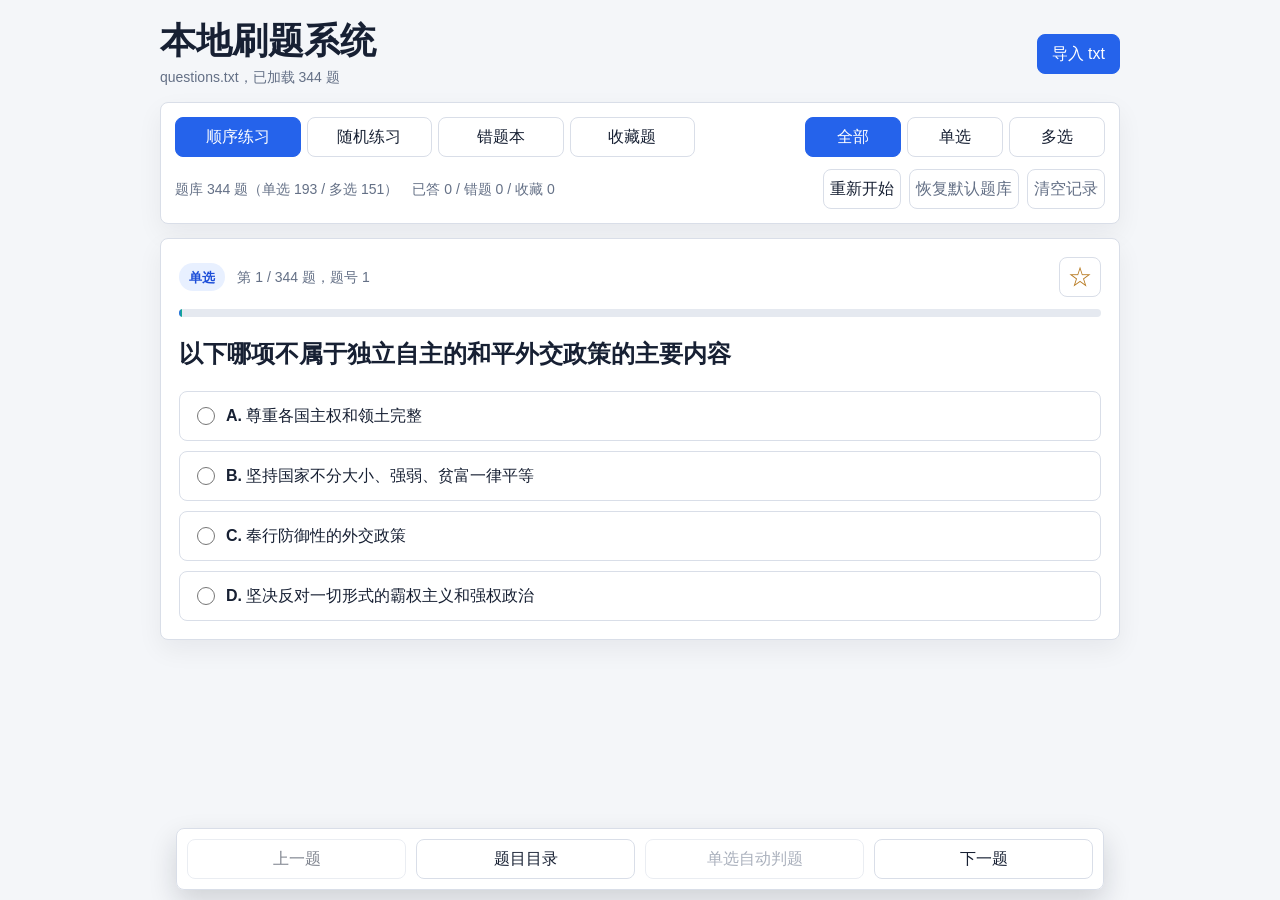
<file: index.html>
<!doctype html>
<html lang="zh-CN">
<head>
  <meta charset="utf-8">
  <meta name="viewport" content="width=device-width, initial-scale=1">
  <title>本地刷题系统</title>
  <meta name="theme-color" content="#2563eb">
  <meta name="apple-mobile-web-app-capable" content="yes">
  <meta name="apple-mobile-web-app-title" content="刷题系统">
  <meta name="apple-mobile-web-app-status-bar-style" content="default">
  <link rel="manifest" href="manifest.webmanifest">
  <link rel="icon" href="icon.svg" type="image/svg+xml">
  <link rel="stylesheet" href="style.css">
</head>
<body>
  <main class="app-shell">
    <header class="app-header">
      <div>
        <h1>本地刷题系统</h1>
        <p id="bankStatus">正在读取 questions.txt...</p>
      </div>
      <label class="file-button">
        导入 txt
        <input id="fileInput" type="file" accept=".txt,text/plain">
      </label>
    </header>

    <section class="panel controls-panel" aria-label="练习控制">
      <div class="control-row">
        <div class="segmented" role="group" aria-label="练习模式">
          <button type="button" class="active" data-mode="sequence">顺序练习</button>
          <button type="button" data-mode="random">随机练习</button>
          <button type="button" data-mode="wrong">错题本</button>
          <button type="button" data-mode="favorite">收藏题</button>
        </div>
        <div class="segmented compact" role="group" aria-label="题型筛选">
          <button type="button" class="active" data-filter="all">全部</button>
          <button type="button" data-filter="single">单选</button>
          <button type="button" data-filter="multiple">多选</button>
        </div>
      </div>

      <div class="control-row secondary">
        <div class="stats">
          <span id="questionCount">题库 0 题</span>
          <span id="recordStats">已答 0 / 错题 0 / 收藏 0</span>
        </div>
        <div class="action-row">
          <button type="button" id="restartBtn">重新开始</button>
          <button type="button" id="defaultBankBtn" class="muted">恢复默认题库</button>
          <button type="button" id="clearRecordsBtn" class="muted">清空记录</button>
        </div>
      </div>
    </section>

    <section id="emptyPanel" class="panel empty-panel hidden">
      <h2>未加载题库</h2>
      <p id="emptyMessage">请选择 txt 题库文件。</p>
    </section>

    <section id="quizPanel" class="panel quiz-panel">
      <div class="quiz-topline">
        <div>
          <span id="typeBadge" class="badge">单选</span>
          <span id="progressText">0 / 0</span>
        </div>
        <button type="button" id="favoriteBtn" class="favorite-btn" title="收藏题" aria-label="收藏题">☆</button>
      </div>

      <div class="progress-track" aria-hidden="true">
        <div id="progressBar" class="progress-bar"></div>
      </div>

      <h2 id="questionTitle" class="question-title"></h2>
      <form id="optionsForm" class="options-form"></form>

      <div id="resultPanel" class="result-panel hidden"></div>

      <div class="nav-row">
        <button type="button" id="prevBtn">上一题</button>
        <button type="button" id="catalogBtn">题目目录</button>
        <button type="button" id="submitBtn" class="primary">提交答案</button>
        <button type="button" id="nextBtn">下一题</button>
      </div>
    </section>
  </main>

  <div id="catalogOverlay" class="catalog-overlay hidden" role="dialog" aria-modal="true" aria-labelledby="catalogTitle">
    <section class="catalog-panel">
      <header class="catalog-header">
        <div>
          <h2 id="catalogTitle">题目目录</h2>
          <p id="catalogSummary">0 题</p>
        </div>
        <button type="button" id="catalogCloseBtn" aria-label="关闭目录">关闭</button>
      </header>
      <div class="catalog-legend" aria-hidden="true">
        <span><i class="legend-dot current"></i>当前</span>
        <span><i class="legend-dot answered"></i>已答</span>
        <span><i class="legend-dot wrong"></i>错题</span>
        <span><i class="legend-dot favorite"></i>收藏</span>
      </div>
      <div id="catalogGrid" class="catalog-grid"></div>
    </section>
  </div>

  <script src="app.js"></script>
  <script>
    if ("serviceWorker" in navigator && location.protocol.startsWith("http")) {
      window.addEventListener("load", function () {
        navigator.serviceWorker.register("sw.js").catch(function () {});
      });
    }
  </script>
</body>
</html>
</file>
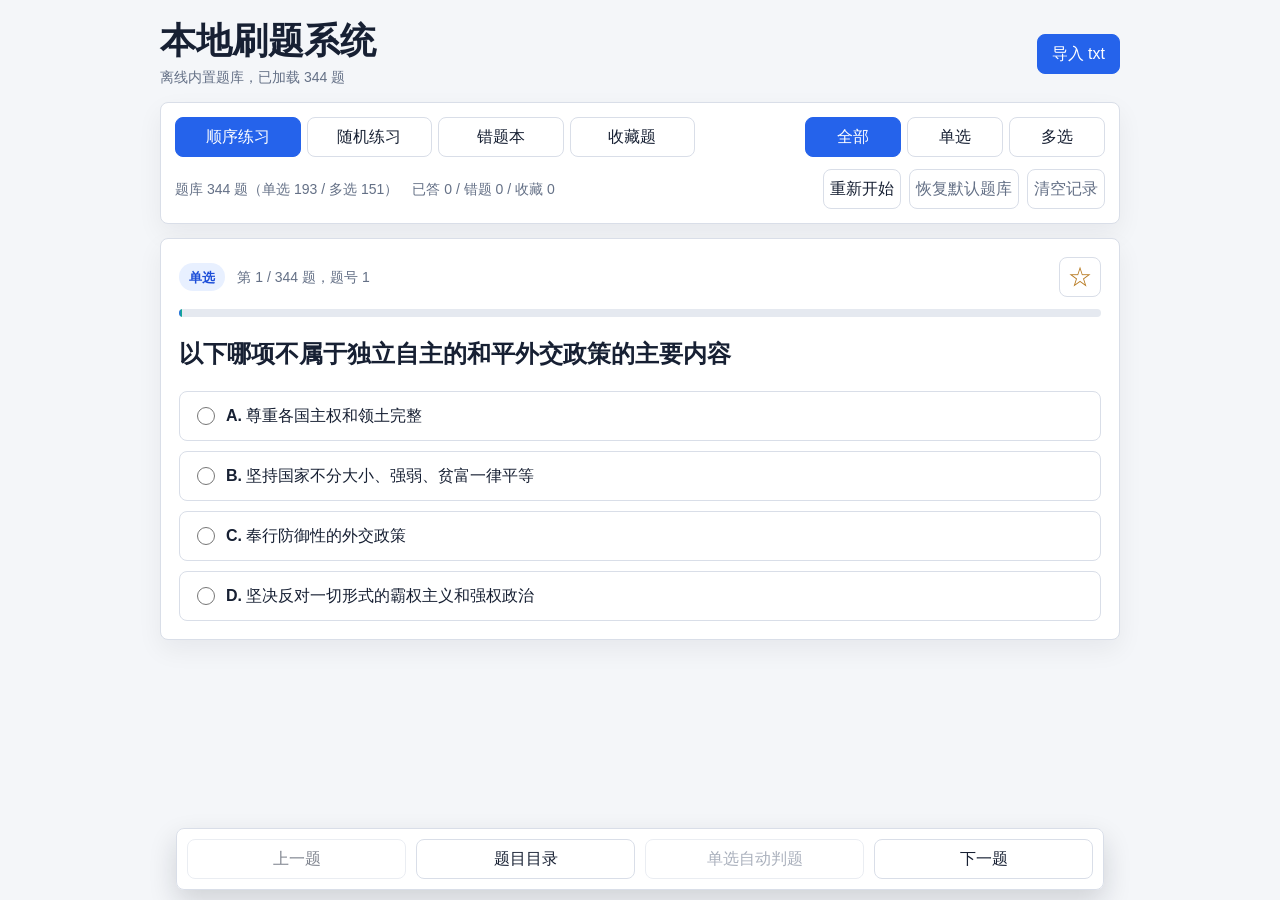
<file: tablet-offline.html>
<!doctype html>
<html lang="zh-CN">
<head>
  <meta charset="utf-8">
  <meta name="viewport" content="width=device-width, initial-scale=1">
  <title>本地刷题系统</title>
  <meta name="theme-color" content="#2563eb">
  <meta name="apple-mobile-web-app-capable" content="yes">
  <meta name="apple-mobile-web-app-title" content="刷题系统">
  <meta name="apple-mobile-web-app-status-bar-style" content="default">
  <link rel="manifest" href="manifest.webmanifest">
  <link rel="icon" href="icon.svg" type="image/svg+xml">
  <style>
:root {
  color-scheme: light;
  --bg: #f4f6f9;
  --panel: #ffffff;
  --text: #172033;
  --muted: #647086;
  --line: #d9dee8;
  --primary: #2563eb;
  --primary-dark: #1d4ed8;
  --success: #15803d;
  --danger: #b91c1c;
  --warning: #b7791f;
  --focus: rgba(37, 99, 235, 0.18);
}

* {
  box-sizing: border-box;
}

body {
  margin: 0;
  min-height: 100vh;
  background: var(--bg);
  color: var(--text);
  font-family: -apple-system, BlinkMacSystemFont, "Segoe UI", "Microsoft YaHei", sans-serif;
  line-height: 1.5;
}

body.modal-open {
  overflow: hidden;
}

button,
input {
  font: inherit;
}

button {
  min-height: 40px;
  border: 1px solid var(--line);
  border-radius: 8px;
  background: #fff;
  color: var(--text);
  cursor: pointer;
  transition: background 0.15s ease, border-color 0.15s ease, color 0.15s ease;
}

button:hover {
  border-color: var(--primary);
}

button:focus-visible,
label:focus-within {
  outline: 3px solid var(--focus);
  outline-offset: 2px;
}

button:disabled {
  cursor: not-allowed;
  opacity: 0.55;
}

.app-shell {
  width: min(960px, calc(100% - 24px));
  margin: 0 auto;
  padding: 20px 0 92px;
}

.app-header {
  display: flex;
  align-items: center;
  justify-content: space-between;
  gap: 16px;
  margin-bottom: 14px;
}

.app-header h1 {
  margin: 0;
  font-size: clamp(24px, 4vw, 36px);
  line-height: 1.15;
  letter-spacing: 0;
}

.app-header p {
  margin: 6px 0 0;
  color: var(--muted);
  font-size: 14px;
}

.panel {
  border: 1px solid var(--line);
  border-radius: 8px;
  background: var(--panel);
  box-shadow: 0 10px 26px rgba(17, 24, 39, 0.06);
}

.controls-panel {
  padding: 14px;
  margin-bottom: 14px;
}

.control-row {
  display: flex;
  align-items: center;
  justify-content: space-between;
  gap: 12px;
}

.control-row.secondary {
  margin-top: 12px;
}

.segmented {
  display: grid;
  grid-template-columns: repeat(4, minmax(0, 1fr));
  gap: 6px;
  width: min(100%, 520px);
}

.segmented.compact {
  grid-template-columns: repeat(3, minmax(0, 1fr));
  width: min(100%, 300px);
}

.segmented button {
  padding: 0 12px;
  white-space: nowrap;
}

.segmented button.active {
  border-color: var(--primary);
  background: var(--primary);
  color: #fff;
}

.file-button {
  display: inline-flex;
  align-items: center;
  justify-content: center;
  min-height: 40px;
  padding: 0 14px;
  border: 1px solid var(--primary);
  border-radius: 8px;
  background: var(--primary);
  color: #fff;
  cursor: pointer;
  white-space: nowrap;
}

.file-button input {
  display: none;
}

.stats {
  display: flex;
  flex-wrap: wrap;
  gap: 8px 14px;
  color: var(--muted);
  font-size: 14px;
}

.action-row {
  display: flex;
  flex-wrap: wrap;
  justify-content: flex-end;
  gap: 8px;
}

.muted {
  color: var(--muted);
}

.empty-panel {
  padding: 28px;
  margin-bottom: 14px;
  text-align: center;
}

.empty-panel h2 {
  margin: 0 0 8px;
  font-size: 22px;
}

.empty-panel p {
  margin: 0;
  color: var(--muted);
}

.quiz-panel {
  padding: 18px;
}

.quiz-topline {
  display: flex;
  align-items: center;
  justify-content: space-between;
  gap: 12px;
  margin-bottom: 12px;
}

.badge {
  display: inline-flex;
  align-items: center;
  min-height: 28px;
  padding: 0 10px;
  border-radius: 999px;
  background: #e8f0ff;
  color: #1d4ed8;
  font-size: 13px;
  font-weight: 700;
}

#progressText {
  margin-left: 8px;
  color: var(--muted);
  font-size: 14px;
}

.favorite-btn {
  width: 42px;
  min-width: 42px;
  padding: 0;
  font-size: 24px;
  line-height: 1;
  color: var(--warning);
}

.favorite-btn.active {
  border-color: #f59e0b;
  background: #fff7e6;
}

.progress-track {
  height: 8px;
  overflow: hidden;
  border-radius: 999px;
  background: #e5e9f0;
}

.progress-bar {
  width: 0%;
  height: 100%;
  background: linear-gradient(90deg, var(--primary), #10b981);
  transition: width 0.2s ease;
}

.question-title {
  margin: 18px 0;
  font-size: clamp(19px, 2.4vw, 24px);
  line-height: 1.55;
  letter-spacing: 0;
  white-space: pre-wrap;
}

.options-form {
  display: grid;
  gap: 10px;
}

.option-item {
  display: grid;
  grid-template-columns: 24px 1fr;
  gap: 10px;
  align-items: start;
  min-height: 48px;
  padding: 12px;
  border: 1px solid var(--line);
  border-radius: 8px;
  background: #fff;
  cursor: pointer;
}

.option-item:hover {
  border-color: var(--primary);
}

.option-item input {
  width: 18px;
  height: 18px;
  margin-top: 3px;
  accent-color: var(--primary);
}

.option-text {
  min-width: 0;
  overflow-wrap: anywhere;
  white-space: pre-wrap;
}

.option-key {
  font-weight: 700;
}

.option-item.correct {
  border-color: rgba(21, 128, 61, 0.45);
  background: #f0fdf4;
}

.option-item.wrong {
  border-color: rgba(185, 28, 28, 0.45);
  background: #fef2f2;
}

.result-panel {
  margin-top: 14px;
  padding: 12px;
  border-radius: 8px;
  border: 1px solid var(--line);
  background: #f8fafc;
}

.result-panel.correct {
  border-color: rgba(21, 128, 61, 0.35);
  background: #f0fdf4;
  color: var(--success);
}

.result-panel.wrong {
  border-color: rgba(185, 28, 28, 0.35);
  background: #fef2f2;
  color: var(--danger);
}

.result-panel p {
  margin: 4px 0;
}

.nav-row {
  display: grid;
  grid-template-columns: repeat(4, minmax(0, 1fr));
  gap: 10px;
  position: fixed;
  left: 50%;
  bottom: 10px;
  width: min(928px, calc(100% - 24px));
  transform: translateX(-50%);
  z-index: 20;
  padding: 10px;
  border: 1px solid var(--line);
  border-radius: 8px;
  background: rgba(255, 255, 255, 0.96);
  box-shadow: 0 12px 28px rgba(17, 24, 39, 0.16);
  backdrop-filter: blur(8px);
}

.primary {
  border-color: var(--primary);
  background: var(--primary);
  color: #fff;
}

.primary:hover {
  border-color: var(--primary-dark);
  background: var(--primary-dark);
}

.hidden {
  display: none !important;
}

.catalog-overlay {
  position: fixed;
  inset: 0;
  z-index: 60;
  display: flex;
  align-items: center;
  justify-content: center;
  padding: 16px;
  background: rgba(15, 23, 42, 0.42);
}

.catalog-panel {
  width: min(720px, 100%);
  max-height: min(720px, calc(100vh - 32px));
  display: flex;
  flex-direction: column;
  border: 1px solid var(--line);
  border-radius: 8px;
  background: #fff;
  box-shadow: 0 24px 60px rgba(15, 23, 42, 0.24);
}

.catalog-header {
  display: flex;
  align-items: center;
  justify-content: space-between;
  gap: 12px;
  padding: 14px;
  border-bottom: 1px solid var(--line);
}

.catalog-header h2 {
  margin: 0;
  font-size: 20px;
  letter-spacing: 0;
}

.catalog-header p {
  margin: 3px 0 0;
  color: var(--muted);
  font-size: 14px;
}

.catalog-legend {
  display: flex;
  flex-wrap: wrap;
  gap: 8px 14px;
  padding: 10px 14px 0;
  color: var(--muted);
  font-size: 13px;
}

.catalog-legend span {
  display: inline-flex;
  align-items: center;
  gap: 5px;
}

.legend-dot {
  width: 9px;
  height: 9px;
  border-radius: 999px;
  background: var(--line);
}

.legend-dot.current {
  background: var(--primary);
}

.legend-dot.answered {
  background: var(--success);
}

.legend-dot.wrong {
  background: var(--danger);
}

.legend-dot.favorite {
  background: var(--warning);
}

.catalog-grid {
  display: grid;
  grid-template-columns: repeat(auto-fill, minmax(44px, 1fr));
  gap: 8px;
  overflow: auto;
  padding: 14px;
}

.catalog-item {
  position: relative;
  min-height: 42px;
  padding: 0 6px;
}

.catalog-item.current {
  border-color: var(--primary);
  background: #e8f0ff;
  color: var(--primary-dark);
  font-weight: 700;
}

.catalog-item.answered:not(.current) {
  border-color: rgba(21, 128, 61, 0.42);
  background: #f0fdf4;
}

.catalog-item.wrong {
  border-color: rgba(185, 28, 28, 0.45);
  background: #fef2f2;
  color: var(--danger);
}

.catalog-item.favorite::after {
  content: "★";
  position: absolute;
  right: 3px;
  top: 1px;
  color: var(--warning);
  font-size: 10px;
}

@media (max-width: 720px) {
  .app-shell {
    width: min(100% - 16px, 960px);
    padding-top: 12px;
  }

  .app-header,
  .control-row,
  .control-row.secondary {
    align-items: stretch;
    flex-direction: column;
  }

  .segmented,
  .segmented.compact {
    width: 100%;
  }

  .stats,
  .action-row {
    width: 100%;
  }

  .action-row {
    display: grid;
    grid-template-columns: repeat(auto-fit, minmax(120px, 1fr));
  }

  .nav-row {
    grid-template-columns: repeat(2, minmax(0, 1fr));
    bottom: 8px;
    width: calc(100% - 16px);
  }
}

@media (max-width: 430px) {
  .segmented {
    grid-template-columns: repeat(2, minmax(0, 1fr));
  }

  .segmented.compact {
    grid-template-columns: repeat(3, minmax(0, 1fr));
  }

  .controls-panel,
  .quiz-panel {
    padding: 12px;
  }

  .catalog-overlay {
    padding: 8px;
  }

  .catalog-panel {
    max-height: calc(100vh - 16px);
  }
}

</style>
</head>
<body>
  <main class="app-shell">
    <header class="app-header">
      <div>
        <h1>本地刷题系统</h1>
        <p id="bankStatus">正在读取 questions.txt...</p>
      </div>
      <label class="file-button">
        导入 txt
        <input id="fileInput" type="file" accept=".txt,text/plain">
      </label>
    </header>

    <section class="panel controls-panel" aria-label="练习控制">
      <div class="control-row">
        <div class="segmented" role="group" aria-label="练习模式">
          <button type="button" class="active" data-mode="sequence">顺序练习</button>
          <button type="button" data-mode="random">随机练习</button>
          <button type="button" data-mode="wrong">错题本</button>
          <button type="button" data-mode="favorite">收藏题</button>
        </div>
        <div class="segmented compact" role="group" aria-label="题型筛选">
          <button type="button" class="active" data-filter="all">全部</button>
          <button type="button" data-filter="single">单选</button>
          <button type="button" data-filter="multiple">多选</button>
        </div>
      </div>

      <div class="control-row secondary">
        <div class="stats">
          <span id="questionCount">题库 0 题</span>
          <span id="recordStats">已答 0 / 错题 0 / 收藏 0</span>
        </div>
        <div class="action-row">
          <button type="button" id="restartBtn">重新开始</button>
          <button type="button" id="defaultBankBtn" class="muted">恢复默认题库</button>
          <button type="button" id="clearRecordsBtn" class="muted">清空记录</button>
        </div>
      </div>
    </section>

    <section id="emptyPanel" class="panel empty-panel hidden">
      <h2>未加载题库</h2>
      <p id="emptyMessage">请选择 txt 题库文件。</p>
    </section>

    <section id="quizPanel" class="panel quiz-panel">
      <div class="quiz-topline">
        <div>
          <span id="typeBadge" class="badge">单选</span>
          <span id="progressText">0 / 0</span>
        </div>
        <button type="button" id="favoriteBtn" class="favorite-btn" title="收藏题" aria-label="收藏题">☆</button>
      </div>

      <div class="progress-track" aria-hidden="true">
        <div id="progressBar" class="progress-bar"></div>
      </div>

      <h2 id="questionTitle" class="question-title"></h2>
      <form id="optionsForm" class="options-form"></form>

      <div id="resultPanel" class="result-panel hidden"></div>

      <div class="nav-row">
        <button type="button" id="prevBtn">上一题</button>
        <button type="button" id="catalogBtn">题目目录</button>
        <button type="button" id="submitBtn" class="primary">提交答案</button>
        <button type="button" id="nextBtn">下一题</button>
      </div>
    </section>
  </main>

  <div id="catalogOverlay" class="catalog-overlay hidden" role="dialog" aria-modal="true" aria-labelledby="catalogTitle">
    <section class="catalog-panel">
      <header class="catalog-header">
        <div>
          <h2 id="catalogTitle">题目目录</h2>
          <p id="catalogSummary">0 题</p>
        </div>
        <button type="button" id="catalogCloseBtn" aria-label="关闭目录">关闭</button>
      </header>
      <div class="catalog-legend" aria-hidden="true">
        <span><i class="legend-dot current"></i>当前</span>
        <span><i class="legend-dot answered"></i>已答</span>
        <span><i class="legend-dot wrong"></i>错题</span>
        <span><i class="legend-dot favorite"></i>收藏</span>
      </div>
      <div id="catalogGrid" class="catalog-grid"></div>
    </section>
  </div>

  <script>
window.EMBEDDED_QUESTIONS = "返回测试练习题库\r\n答题版本\r\n\r\n2026.06.12 19:16\r\n试卷得分0\r\n答题卡\r\n共 344 题\r\n一 、 单选题 ( 共 193 题 )\r\n1\r\n2\r\n3\r\n4\r\n5\r\n6\r\n7\r\n8\r\n9\r\n10\r\n11\r\n12\r\n13\r\n14\r\n15\r\n16\r\n17\r\n18\r\n19\r\n20\r\n21\r\n22\r\n23\r\n24\r\n25\r\n26\r\n27\r\n28\r\n29\r\n30\r\n31\r\n32\r\n33\r\n34\r\n35\r\n36\r\n37\r\n38\r\n39\r\n40\r\n41\r\n42\r\n43\r\n44\r\n45\r\n46\r\n47\r\n48\r\n49\r\n50\r\n51\r\n52\r\n53\r\n54\r\n55\r\n56\r\n57\r\n58\r\n59\r\n60\r\n61\r\n62\r\n63\r\n64\r\n65\r\n66\r\n67\r\n68\r\n69\r\n70\r\n71\r\n72\r\n73\r\n74\r\n75\r\n76\r\n77\r\n78\r\n79\r\n80\r\n81\r\n82\r\n83\r\n84\r\n85\r\n86\r\n87\r\n88\r\n89\r\n90\r\n91\r\n92\r\n93\r\n94\r\n95\r\n96\r\n97\r\n98\r\n99\r\n100\r\n101\r\n102\r\n103\r\n104\r\n105\r\n106\r\n107\r\n108\r\n109\r\n110\r\n111\r\n112\r\n113\r\n114\r\n115\r\n116\r\n117\r\n118\r\n119\r\n120\r\n121\r\n122\r\n123\r\n124\r\n125\r\n126\r\n127\r\n128\r\n129\r\n130\r\n131\r\n132\r\n133\r\n134\r\n135\r\n136\r\n137\r\n138\r\n139\r\n140\r\n141\r\n142\r\n143\r\n144\r\n145\r\n146\r\n147\r\n148\r\n149\r\n150\r\n151\r\n152\r\n153\r\n154\r\n155\r\n156\r\n157\r\n158\r\n159\r\n160\r\n161\r\n162\r\n163\r\n164\r\n165\r\n166\r\n167\r\n168\r\n169\r\n170\r\n171\r\n172\r\n173\r\n174\r\n175\r\n176\r\n177\r\n178\r\n179\r\n180\r\n181\r\n182\r\n183\r\n184\r\n185\r\n186\r\n187\r\n188\r\n189\r\n190\r\n191\r\n192\r\n193\r\n二 、 多选题 ( 共 151 题 )\r\n1\r\n2\r\n3\r\n4\r\n5\r\n6\r\n7\r\n8\r\n9\r\n10\r\n11\r\n12\r\n13\r\n14\r\n15\r\n16\r\n17\r\n18\r\n19\r\n20\r\n21\r\n22\r\n23\r\n24\r\n25\r\n26\r\n27\r\n28\r\n29\r\n30\r\n31\r\n32\r\n33\r\n34\r\n35\r\n36\r\n37\r\n38\r\n39\r\n40\r\n41\r\n42\r\n43\r\n44\r\n45\r\n46\r\n47\r\n48\r\n49\r\n50\r\n51\r\n52\r\n53\r\n54\r\n55\r\n56\r\n57\r\n58\r\n59\r\n60\r\n61\r\n62\r\n63\r\n64\r\n65\r\n66\r\n67\r\n68\r\n69\r\n70\r\n71\r\n72\r\n73\r\n74\r\n75\r\n76\r\n77\r\n78\r\n79\r\n80\r\n81\r\n82\r\n83\r\n84\r\n85\r\n86\r\n87\r\n88\r\n89\r\n90\r\n91\r\n92\r\n93\r\n94\r\n95\r\n96\r\n97\r\n98\r\n99\r\n100\r\n101\r\n102\r\n103\r\n104\r\n105\r\n106\r\n107\r\n108\r\n109\r\n110\r\n111\r\n112\r\n113\r\n114\r\n115\r\n116\r\n117\r\n118\r\n119\r\n120\r\n121\r\n122\r\n123\r\n124\r\n125\r\n126\r\n127\r\n128\r\n129\r\n130\r\n131\r\n132\r\n133\r\n134\r\n135\r\n136\r\n137\r\n138\r\n139\r\n140\r\n141\r\n142\r\n143\r\n144\r\n145\r\n146\r\n147\r\n148\r\n149\r\n150\r\n151\r\n答对\r\n答错\r\n一 、 单选题 ( 共 193 题，0 分 )\r\n1.以下哪项不属于独立自主的和平外交政策的主要内容\r\n \r\n单选题 (0 分) 0分\r\n\r\nA\r\n.\r\n尊重各国主权和领土完整\r\n\r\n\r\nB\r\n.\r\n坚持国家不分大小、强弱、贫富一律平等\r\n\r\n\r\nC\r\n.\r\n奉行防御性的外交政策\r\n\r\n\r\nD\r\n.\r\n坚决反对一切形式的霸权主义和强权政治\r\n\r\n正确答案: C\r\n2.新时代中国外交的基本准则是\r\n \r\n单选题 (0 分) 0分\r\n\r\nA\r\n.\r\n坚持走和平发展道路\r\n\r\n\r\nB\r\n.\r\n推动构建人类命运共同体\r\n\r\n\r\nC\r\n.\r\n弘扬全人类共同价值\r\n\r\n\r\nD\r\n.\r\n推动构建新型国际关系\r\n\r\n正确答案: A\r\n3.秉持（）、相互尊重、互学互鉴理念，构建新型政党关系 \r\n单选题 (0 分) 0分\r\n\r\nA\r\n.\r\n彼此承认\r\n\r\n\r\nB\r\n.\r\n团结友爱\r\n\r\n\r\nC\r\n.\r\n求同存异\r\n\r\n\r\nD\r\n.\r\n沟通交流\r\n\r\n正确答案: C\r\n4.走和平发展道路是由（）决定的\r\n \r\n单选题 (0 分) 0分\r\n\r\nA\r\n.\r\n当今世界百年未有之大变局\r\n\r\n\r\nB\r\n.\r\n中华优秀传统文化\r\n\r\n\r\nC\r\n.\r\n中国共产党性质宗旨和我国社会主义制度\r\n\r\n\r\nD\r\n.\r\n现阶段中国的国际地位\r\n\r\n正确答案: C\r\n5.（  ）年, 习近平在出访中亚和东南亚国家期间,先后提出共建“丝绸之路经济带”和“21世纪海上丝绸之路”的重大倡议, 得到了国际社会的高度关注和积极回应 此题未答\r\n单选题 (0 分) 0分\r\n\r\nA\r\n.\r\n2012\r\n\r\n\r\nB\r\n.\r\n2013\r\n\r\n\r\nC\r\n.\r\n2014\r\n\r\n\r\nD\r\n.\r\n2015\r\n\r\n正确答案: B\r\n6.构建人类命运共同体，就是要携手世界各国人民共同建设持久和平、普遍安全、共同繁荣、开放包容、（    ）的世界。 此题未答\r\n单选题 (0 分) 0分\r\n\r\nA\r\n.\r\n长期发展\r\n\r\n\r\nB\r\n.\r\n清洁美丽\r\n\r\n\r\nC\r\n.\r\n长期共存\r\n\r\n\r\nD\r\n.\r\n美丽和谐\r\n\r\n正确答案: B\r\n7.（   ）是我国对外工作的出发点和落脚点，是中国外交的神圣使命。 此题未答\r\n单选题 (0 分) 0分\r\n\r\nA\r\n.\r\n维护世界和平、促进共同发展\r\n\r\n\r\nB\r\n.\r\n保障国家土地、人口、资源环境\r\n\r\n\r\nC\r\n.\r\n维护国家主权、安全、发展利益\r\n\r\n\r\nD\r\n.\r\n推动建设现代化强国\r\n\r\n正确答案: C\r\n8.下面哪一个不属于“当今世界百年未有之大变局”的表现？\r\n 此题未答\r\n单选题 (0 分) 0分\r\n\r\nA\r\n.\r\n新兴市场国家和发展中国家群体性崛起\r\n\r\n\r\nB\r\n.\r\n人工智能、大数据、量子技术、基因工程等前沿科技不断取得突破\r\n\r\n\r\nC\r\n.\r\n西方发达国家主导的国际政治经济秩序越发难以维系\r\n\r\n\r\nD\r\n.\r\n工业革命以来全球自然资源与生态环境日益遭致破坏\r\n\r\n正确答案: D\r\n9.构建“丝绸之路经济带”，要创新合作模式，加强“五通”，即政策沟通、设施联通、贸易畅通、资金融通和（     ）。 此题未答\r\n单选题 (0 分) 0分\r\n\r\nA\r\n.\r\n情谊相通\r\n\r\n\r\nB\r\n.\r\n和平相通\r\n\r\n\r\nC\r\n.\r\n民心相通\r\n\r\n\r\nD\r\n.\r\n友谊相通\r\n\r\n正确答案: C\r\n10.下列哪项不属于“外交为民”\r\n 此题未答\r\n单选题 (0 分) 0分\r\n\r\nA\r\n.\r\n推动地缘政治多元化\r\n\r\n\r\nB\r\n.\r\n维护我国海外公民和法人正当权益\r\n\r\n\r\nC\r\n.\r\n打造海外民生工程\r\n\r\n\r\nD\r\n.\r\n为海外中国游客提供更安全的旅游环境\r\n\r\n正确答案: A\r\n11.坚持以（      ）为基础走和平发展道路。 此题未答\r\n单选题 (0 分) 0分\r\n\r\nA\r\n.\r\n反对殖民主义、霸权主义\r\n\r\n\r\nB\r\n.\r\n相互尊重、合作共赢\r\n\r\n\r\nC\r\n.\r\n平等互信\r\n\r\n\r\nD\r\n.\r\n包容互鉴\r\n\r\n正确答案: B\r\n12.习近平在莫斯科国际关系学院发表演讲时指出，这个世界越来越成为你中有我、我中有你的命运共同体，和平、发展、合作、（   ）成为时代潮流。 此题未答\r\n单选题 (0 分) 0分\r\n\r\nA\r\n.\r\n自由\r\n\r\n\r\nB\r\n.\r\n民主\r\n\r\n\r\nC\r\n.\r\n共赢\r\n\r\n\r\nD\r\n.\r\n正义\r\n\r\n正确答案: C\r\n13.全球发展倡议，倡导各国坚持（    ）优先。 此题未答\r\n单选题 (0 分) 0分\r\n\r\nA\r\n.\r\n发展\r\n\r\n\r\nB\r\n.\r\n安全\r\n\r\n\r\nC\r\n.\r\n合作\r\n\r\n\r\nD\r\n.\r\n效率\r\n\r\n正确答案: A\r\n14.发展是人类社会永恒的主题，（     ）是发展的前提。 此题未答\r\n单选题 (0 分) 0分\r\n\r\nA\r\n.\r\n领土完整\r\n\r\n\r\nB\r\n.\r\n安全\r\n\r\n\r\nC\r\n.\r\n经济基础\r\n\r\n\r\nD\r\n.\r\n合作\r\n\r\n正确答案: B\r\n15.秉持什么样的全球治理观，对世界的未来和人类的前途至关重要。习近平指出：“要秉持（      ）的原则，倡导全球事务由各国一起商量着办，治理体系由大家携手建设，发展成果由各国人民共同分享。” 此题未答\r\n单选题 (0 分) 0分\r\n\r\nA\r\n.\r\n共商共享共赢\r\n\r\n\r\nB\r\n.\r\n共享共建共治\r\n\r\n\r\nC\r\n.\r\n共商共建共享\r\n\r\n\r\nD\r\n.\r\n 共治共建共赢\r\n\r\n正确答案: C\r\n16.国有企业是中国特色社会主义的重要物质基础和政治基础，关系（ ）地位的巩固，关系我们党的执政地位和执政能力，关系我国社会主义制度。 此题未答\r\n单选题 (0 分) 0分\r\n\r\nA\r\n.\r\n人民主体\r\n\r\nB\r\n.\r\n公有制主体\r\n\r\nC\r\n.\r\n经济体制主体\r\n\r\nD\r\n.\r\n社会发展主体\r\n正确答案: B\r\n17.现代化经济体系必须坚持质量第一、（ ）优先。 此题未答\r\n单选题 (0 分) 0分\r\n\r\nA\r\n.\r\n利益\r\n\r\nB\r\n.\r\n速度\r\n\r\nC\r\n.\r\n人才\r\n\r\nD\r\n.\r\n效益\r\n正确答案: D\r\n18.（ ）的发展理念，相互贯通、相互促进，是具有内在联系的集合体，要统一贯彻，不能顾此失彼，也不能相互替代。 此题未答\r\n单选题 (0 分) 0分\r\n\r\nA\r\n.\r\n改革、和谐、绿色、开放、共享\r\n\r\nB\r\n.\r\n创新、协调、和谐、开放、共赢\r\n\r\nC\r\n.\r\n创新、和谐、绿色、开放、发展\r\n\r\nD\r\n.\r\n创新、协调、绿色、开放、共享\r\n正确答案: D\r\n19.（ ）是发展行动的先导。 此题未答\r\n单选题 (0 分) 0分\r\n\r\nA\r\n.\r\n发展理念\r\n\r\nB\r\n.\r\n发展格局\r\n\r\nC\r\n.\r\n发展方向\r\n\r\nD\r\n.\r\n发展策略\r\n正确答案: A\r\n20.我们乘势而上开启全面建设社会主义现代化国家新征程、向第二个百年奋斗目标进军，这标志着我国进入了一个（ ）。 此题未答\r\n单选题 (0 分) 0分\r\n\r\nA\r\n.\r\n新发展时期\r\n\r\nB\r\n.\r\n新发展方位\r\n\r\nC\r\n.\r\n新发展阶段\r\n\r\nD\r\n.\r\n新发展格局\r\n正确答案: C\r\n21.构建高水平社会主义市场经济体制，关键是要（ ）。 此题未答\r\n单选题 (0 分) 0分\r\n\r\nA\r\n.\r\n处理好政府和市场的关系\r\n\r\nB\r\n.\r\n处理好当前利益和长远利益的关系\r\n\r\nC\r\n.\r\n处理好中国和外国的关系\r\n\r\nD\r\n.\r\n处理好效率和公平的关系\r\n正确答案: A\r\n22.党的十八大以来，我国经济已由高速增长阶段转向（ ）阶段。 此题未答\r\n单选题 (0 分) 0分\r\n\r\nA\r\n.\r\n世界级市场\r\n\r\nB\r\n.\r\n高水平开放\r\n\r\nC\r\n.\r\n强动力转换\r\n\r\nD\r\n.\r\n高质量发展\r\n正确答案: D\r\n23.（ ）是实现高质量发展的指导原则。 此题未答\r\n单选题 (0 分) 0分\r\n\r\nA\r\n.\r\n新发展阶段\r\n\r\nB\r\n.\r\n新发展方位\r\n\r\nC\r\n.\r\n新发展理念\r\n\r\nD\r\n.\r\n供给侧改革\r\n正确答案: C\r\n24.（    ）是人类生存最为基础的条件 此题未答\r\n单选题 (0 分) 0分\r\n\r\nA\r\n.\r\n物质\r\n\r\nB\r\n.\r\n文化\r\n\r\nC\r\n.\r\n民主\r\n\r\nD\r\n.\r\n生态环境\r\n正确答案: D\r\n25. （   ）是关系中华民族永续发展的根本大计 此题未答\r\n单选题 (0 分) 0分\r\n\r\nA\r\n.\r\n经济建设\r\n\r\nB\r\n.\r\n文化建设\r\n\r\nC\r\n.\r\n生态文明建设\r\n\r\nD\r\n.\r\n政治建设\r\n正确答案: C\r\n26.生态文明是人类文明发展的（） 此题未答\r\n单选题 (0 分) 0分\r\n\r\nA\r\n.\r\n发展方向\r\n\r\nB\r\n.\r\n历史趋势\r\n\r\nC\r\n.\r\n根本目标\r\n\r\nD\r\n.\r\n最终趋势\r\n正确答案: B\r\n27.（     ）是最公平的公共产品，是最普惠的民生福祉 此题未答\r\n单选题 (0 分) 0分\r\n\r\nA\r\n.\r\n良好的生态环境\r\n\r\nB\r\n.\r\n充裕的物质供给\r\n\r\nC\r\n.\r\n良好的文化氛围\r\n\r\nD\r\n.\r\n公平的社会环境\r\n正确答案: A\r\n28.防范化解重大风险、精准脱贫、（）是全面建成小康社会的“三大攻坚战” 此题未答\r\n单选题 (0 分) 0分\r\n\r\nA\r\n.\r\n污染防治\r\n\r\nB\r\n.\r\n反腐倡廉\r\n\r\nC\r\n.\r\n水污染治理\r\n\r\nD\r\n.\r\n废气治理\r\n正确答案: A\r\n29.推进（）工作是破解资源环境约束突出问题、实现可持续发展的迫切需要 此题未答\r\n单选题 (0 分) 0分\r\n\r\nA\r\n.\r\n生态文明建设\r\n\r\nB\r\n.\r\n水污染治理\r\n\r\nC\r\n.\r\n“双碳”\r\n\r\nD\r\n.\r\n节能减排\r\n正确答案: C\r\n30.制度的生命力在于（） 此题未答\r\n单选题 (0 分) 0分\r\n\r\nA\r\n.\r\n执行\r\n\r\nB\r\n.\r\n真抓\r\n\r\nC\r\n.\r\n严管\r\n\r\nD\r\n.\r\n落实\r\n正确答案: A\r\n31.制度的关键在（） 此题未答\r\n单选题 (0 分) 0分\r\n\r\nA\r\n.\r\n执行\r\n\r\nB\r\n.\r\n真抓\r\n\r\nC\r\n.\r\n严管\r\n\r\nD\r\n.\r\n落实\r\n正确答案: B\r\n32.（）是全球生态环境治理领域的突出问题，也是全人类共同面临的重大挑战 此题未答\r\n单选题 (0 分) 0分\r\n\r\nA\r\n.\r\n气候变化问题\r\n\r\nB\r\n.\r\n环境污染问题\r\n\r\nC\r\n.\r\n碳排放问题\r\n\r\nD\r\n.\r\n全球变暖问题\r\n正确答案: A\r\n33.中国力争（   ）年前实现碳达峰 此题未答\r\n单选题 (0 分) 0分\r\n\r\nA\r\n.\r\n2030\r\n\r\nB\r\n.\r\n2035\r\n\r\nC\r\n.\r\n2050\r\n\r\nD\r\n.\r\n2060\r\n正确答案: A\r\n34.调整优化（）是从源头推动发展方式绿色转型的重要任务 此题未答\r\n单选题 (0 分) 0分\r\n\r\nA\r\n.\r\n经济结构\r\n\r\nB\r\n.\r\n产业结构\r\n\r\nC\r\n.\r\n能源结构\r\n\r\nD\r\n.\r\n交通运输结构\r\n正确答案: A\r\n35.（ ）是实现中华民族伟大复兴的根本保证。 此题未答\r\n单选题 (0 分) 0分\r\n\r\nA\r\n.\r\n坚持以经济建设为中心\r\n\r\nB\r\n.\r\n坚持改革开放\r\n\r\nC\r\n.\r\n坚持全面依法治国\r\n\r\nD\r\n.\r\n坚持中国共产党领导\r\n正确答案: D\r\n36.（ ）是中国共产党作为马克思主义政党的根本要求。 此题未答\r\n单选题 (0 分) 0分\r\n\r\nA\r\n.\r\n旗帜鲜明讲政治\r\n\r\nB\r\n.\r\n不断提高党员的素质\r\n\r\nC\r\n.\r\n发展和壮大党员的队伍\r\n\r\nD\r\n.\r\n标本兼治反腐败\r\n正确答案: A\r\n37.全面从严治党关键在（ ）。 此题未答\r\n单选题 (0 分) 0分\r\n\r\nA\r\n.\r\n加强党的领导\r\n\r\nB\r\n.\r\n全面\r\n\r\nC\r\n.\r\n严\r\n\r\nD\r\n.\r\n治\r\n正确答案: C\r\n38.（ ）是中国共产党最大的优势、最鲜明的品格。 此题未答\r\n单选题 (0 分) 0分\r\n\r\nA\r\n.\r\n全心全意为人民服务\r\n\r\nB\r\n.\r\n密切联系群众\r\n\r\nC\r\n.\r\n勇于自我革命\r\n\r\nD\r\n.\r\n理论联系实际\r\n正确答案: C\r\n39.党对领导干部提出的政治要求是（ ）。 此题未答\r\n单选题 (0 分) 0分\r\n\r\nA\r\n.\r\n自信自强\r\n\r\nB\r\n.\r\n勤政为民\r\n\r\nC\r\n.\r\n坚决服从领导\r\n\r\nD\r\n.\r\n忠诚干净担当\r\n正确答案: D\r\n40.在党的各项建设中，处于党的基础性建设的是（ ）。 此题未答\r\n单选题 (0 分) 0分\r\n\r\nA\r\n.\r\n制度建设\r\n\r\nB\r\n.\r\n思想建设\r\n\r\nC\r\n.\r\n组织建设\r\n\r\nD\r\n.\r\n反腐败斗争\r\n正确答案: B\r\n41.深入推进党的建设必须以党的（ ）为统领。 此题未答\r\n单选题 (0 分) 0分\r\n\r\nA\r\n.\r\n政治建设\r\n\r\nB\r\n.\r\n思想建设\r\n\r\nC\r\n.\r\n作风建设\r\n\r\nD\r\n.\r\n制度建设\r\n正确答案: A\r\n42.（ ）是党永葆生机活力、走好新的赶考之路的必由之路。 此题未答\r\n单选题 (0 分) 0分\r\n\r\nA\r\n.\r\n全面深化改革\r\n\r\nB\r\n.\r\n全面依法治国\r\n\r\nC\r\n.\r\n全面从严治党\r\n\r\nD\r\n.\r\n全面增加党员人数\r\n正确答案: C\r\n43.（ ）是中国特色社会主义最本质的特征。 此题未答\r\n单选题 (0 分) 0分\r\n\r\nA\r\n.\r\n以经济建设为中心\r\n\r\nB\r\n.\r\n中国共产党的领导\r\n\r\nC\r\n.\r\n以人为本\r\n\r\nD\r\n.\r\n坚持改革开放\r\n正确答案: B\r\n44.历史和现实证明，（ ）就没有中国特色社会主义的产生与发展。 此题未答\r\n单选题 (0 分) 0分\r\n\r\nA\r\n.\r\n没有中国共产党的指导\r\n\r\nB\r\n.\r\n没有中国共产党的组织\r\n\r\nC\r\n.\r\n没有中国共产党的领导\r\n\r\nD\r\n.\r\n没有中国共产党的监督\r\n正确答案: C\r\n45.坚持党总揽全局、协调各方的领导核心地位，（ ）形象地说，这就像“众星捧月”，这个“月”就是中国共产党。 此题未答\r\n单选题 (0 分) 0分\r\n\r\nA\r\n.\r\n毛泽东\r\n\r\nB\r\n.\r\n邓小平\r\n\r\nC\r\n.\r\n江泽民\r\n\r\nD\r\n.\r\n习近平\r\n正确答案: D\r\n46.党的领导制度是我国的（ ）。 此题未答\r\n单选题 (0 分) 0分\r\n\r\nA\r\n.\r\n根本领导制度\r\n\r\nB\r\n.\r\n重要制度\r\n\r\nC\r\n.\r\n基本制度\r\n\r\nD\r\n.\r\n政策策略\r\n正确答案: A\r\n47.中国共产党是以（ ）为根本组织原则和领导制度的马克思主义政党。 此题未答\r\n单选题 (0 分) 0分\r\n\r\nA\r\n.\r\n群众路线\r\n\r\nB\r\n.\r\n党章\r\n\r\nC\r\n.\r\n民主集中制\r\n\r\nD\r\n.\r\n政治纪律\r\n正确答案: C\r\n48.（）是两岸关系的政治基础。 此题未答\r\n单选题 (0 分) 0分\r\n\r\nA\r\n.\r\n继续推进两岸“三通”\r\n\r\nB\r\n.\r\n促进两岸人文交流\r\n\r\nC\r\n.\r\n协商解决两岸同胞关心的问题\r\n\r\nD\r\n.\r\n一个中国原则\r\n正确答案: D\r\n49.一国两制就是在统一的国家之内，国家主体实行（），个别地区依法实行资本主义制度。 此题未答\r\n单选题 (0 分) 0分\r\n\r\nA\r\n.\r\n现代化\r\n\r\nB\r\n.\r\n军事工作\r\n\r\nC\r\n.\r\n社会主义制度\r\n\r\nD\r\n.\r\n资本主义制度\r\n正确答案: C\r\n50.（）是习近平总书记亲自谋划、亲自部署、亲自推动的重大国家战略。 此题未答\r\n单选题 (0 分) 0分\r\n\r\nA\r\n.\r\n“十四五”规划\r\n\r\nB\r\n.\r\n长江经济带发展\r\n\r\nC\r\n.\r\n粤港澳大湾区建设\r\n\r\nD\r\n.\r\n“一带一路”高质量发展\r\n正确答案: C\r\n51.中央依据宪法和基本法对特别行政区拥有（）。 此题未答\r\n单选题 (0 分) 0分\r\n\r\nA\r\n.\r\n行政管理权\r\n\r\nB\r\n.\r\n高度自治权\r\n\r\nC\r\n.\r\n全面管治权\r\n\r\nD\r\n.\r\n独立的司法权和终审权\r\n正确答案: C\r\n52.社会主义民主政治的本质特征是（ ） 此题未答\r\n单选题 (0 分) 0分\r\n\r\nA\r\n.\r\n人民当家作主\r\n\r\nB\r\n.\r\n党的领导\r\n\r\nC\r\n.\r\n依法治国\r\n\r\nD\r\n.\r\n全过程人民民主\r\n正确答案: A\r\n53.党的二十大指出，（ ）是社会主义民主政治的本质属性 此题未答\r\n单选题 (0 分) 0分\r\n\r\nA\r\n.\r\n人民当家作主\r\n\r\nB\r\n.\r\n党的领导\r\n\r\nC\r\n.\r\n依法治国\r\n\r\nD\r\n.\r\n全过程人民民主\r\n正确答案: D\r\n54.发展社会主义民主政治是中国共产党团结带领中国人民实现中华民族伟大复兴中国梦的政治保证。党领导人民治理国家的基本方式是（ ） 此题未答\r\n单选题 (0 分) 0分\r\n\r\nA\r\n.\r\n党的领导\r\n\r\nB\r\n.\r\n人民当家作主\r\n\r\nC\r\n.\r\n依法治国\r\n\r\nD\r\n.\r\n协商民主\r\n正确答案: C\r\n55.发展社会主义民主政治，最根本的是要（ ） 此题未答\r\n单选题 (0 分) 0分\r\n\r\nA\r\n.\r\n坚持党的领导、人民当家作主和依法治国的有机统一\r\n\r\nB\r\n.\r\n实现民主政治的制度化、规范化、程序化\r\n\r\nC\r\n.\r\n充分发挥人民群众的监督作用\r\n\r\nD\r\n.\r\n有领导、有步骤地推进政治体制改革\r\n正确答案: A\r\n56.民主不是装饰品，不是用来做摆设的，而是要用来解决人民需要解决的问题的。一个国家民主不民主，关键在于是不是真正做到了（ ）。 此题未答\r\n单选题 (0 分) 0分\r\n\r\nA\r\n.\r\n人民当家作主\r\n\r\nB\r\n.\r\n依法治国\r\n\r\nC\r\n.\r\n坚持人民民主\r\n\r\nD\r\n.\r\n以人民为中心\r\n正确答案: A\r\n57.发展全过程人民民主是中国式现代化的（ ） 此题未答\r\n单选题 (0 分) 0分\r\n\r\nA\r\n.\r\n主要特征\r\n\r\nB\r\n.\r\n基本内涵\r\n\r\nC\r\n.\r\n本质要求\r\n\r\nD\r\n.\r\n显著特色\r\n正确答案: C\r\n58.“发展全过程人民民主”作为习近平新时代中国特色社会主义思想的重要内容纳入“十个明确”之中，是党的（ ）。 此题未答\r\n单选题 (0 分) 0分\r\n\r\nA\r\n.\r\n十九大\r\n\r\nB\r\n.\r\n十九届六中全会\r\n\r\nC\r\n.\r\n二十大\r\n\r\nD\r\n.\r\n二十届二中全会\r\n正确答案: B\r\n59.（ ）是全过程人民民主的重要体现，保障了基层群众广泛、直接、有效行使民主权利，彰显了人民当家作主的广泛性、真实性、有效性。 此题未答\r\n单选题 (0 分) 0分\r\n\r\nA\r\n.\r\n社会民主\r\n\r\nB\r\n.\r\n协商民主\r\n\r\nC\r\n.\r\n人民民主\r\n\r\nD\r\n.\r\n基层民主\r\n正确答案: D\r\n60.（    ）是人类生存最为基础的条件 此题未答\r\n单选题 (0 分) 0分\r\n\r\nA\r\n.\r\n物质\r\n\r\nB\r\n.\r\n文化\r\n\r\nC\r\n.\r\n民主\r\n\r\nD\r\n.\r\n生态环境\r\n正确答案: D\r\n61. （   ）是关系中华民族永续发展的根本大计 此题未答\r\n单选题 (0 分) 0分\r\n\r\nA\r\n.\r\n经济建设\r\n\r\nB\r\n.\r\n文化建设\r\n\r\nC\r\n.\r\n生态文明建设\r\n\r\nD\r\n.\r\n政治建设\r\n正确答案: C\r\n62.生态文明是人类文明发展的（） 此题未答\r\n单选题 (0 分) 0分\r\n\r\nA\r\n.\r\n发展方向\r\n\r\nB\r\n.\r\n历史趋势\r\n\r\nC\r\n.\r\n根本目标\r\n\r\nD\r\n.\r\n最终趋势\r\n正确答案: B\r\n63.（     ）是最公平的公共产品，是最普惠的民生福祉 此题未答\r\n单选题 (0 分) 0分\r\n\r\nA\r\n.\r\n良好的生态环境\r\n\r\nB\r\n.\r\n充裕的物质供给\r\n\r\nC\r\n.\r\n良好的文化氛围\r\n\r\nD\r\n.\r\n公平的社会环境\r\n正确答案: A\r\n64.防范化解重大风险、精准脱贫、（）是全面建成小康社会的“三大攻坚战” 此题未答\r\n单选题 (0 分) 0分\r\n\r\nA\r\n.\r\n污染防治\r\n\r\nB\r\n.\r\n反腐倡廉\r\n\r\nC\r\n.\r\n水污染治理\r\n\r\nD\r\n.\r\n废气治理\r\n正确答案: A\r\n65.推进（）工作是破解资源环境约束突出问题、实现可持续发展的迫切需要 此题未答\r\n单选题 (0 分) 0分\r\n\r\nA\r\n.\r\n生态文明建设\r\n\r\nB\r\n.\r\n水污染治理\r\n\r\nC\r\n.\r\n“双碳”\r\n\r\nD\r\n.\r\n节能减排\r\n正确答案: C\r\n66.制度的生命力在于（） 此题未答\r\n单选题 (0 分) 0分\r\n\r\nA\r\n.\r\n执行\r\n\r\nB\r\n.\r\n真抓\r\n\r\nC\r\n.\r\n严管\r\n\r\nD\r\n.\r\n落实\r\n正确答案: A\r\n67.制度的关键在（） 此题未答\r\n单选题 (0 分) 0分\r\n\r\nA\r\n.\r\n执行\r\n\r\nB\r\n.\r\n真抓\r\n\r\nC\r\n.\r\n严管\r\n\r\nD\r\n.\r\n落实\r\n正确答案: B\r\n68.（）是全球生态环境治理领域的突出问题，也是全人类共同面临的重大挑战 此题未答\r\n单选题 (0 分) 0分\r\n\r\nA\r\n.\r\n气候变化问题\r\n\r\nB\r\n.\r\n环境污染问题\r\n\r\nC\r\n.\r\n碳排放问题\r\n\r\nD\r\n.\r\n全球变暖问题\r\n正确答案: A\r\n69.中国力争（   ）年前实现碳达峰 此题未答\r\n单选题 (0 分) 0分\r\n\r\nA\r\n.\r\n2030\r\n\r\nB\r\n.\r\n2035\r\n\r\nC\r\n.\r\n2050\r\n\r\nD\r\n.\r\n2060\r\n正确答案: A\r\n70.调整优化（）是从源头推动发展方式绿色转型的重要任务 此题未答\r\n单选题 (0 分) 0分\r\n\r\nA\r\n.\r\n经济结构\r\n\r\nB\r\n.\r\n产业结构\r\n\r\nC\r\n.\r\n能源结构\r\n\r\nD\r\n.\r\n交通运输结构\r\n正确答案: A\r\n71.（）是中国特色社会主义的本质要求和重要保障。 此题未答\r\n单选题 (0 分) 0分\r\n\r\nA\r\n.\r\n全面建设社会主义现代化国家\r\n\r\nB\r\n.\r\n全面依法治国\r\n\r\nC\r\n.\r\n全面深化改革\r\n\r\nD\r\n.\r\n全面从严治党\r\n正确答案: B\r\n72.（）是推进全面依法治国的根本保证。 此题未答\r\n单选题 (0 分) 0分\r\n\r\nA\r\n.\r\n党的领导\r\n\r\nB\r\n.\r\n人民当家作主\r\n\r\nC\r\n.\r\n社会和谐稳定\r\n\r\nD\r\n.\r\n经济社会发展\r\n正确答案: A\r\n73.全面依法治国最广泛、最深厚的基础是（）。 此题未答\r\n单选题 (0 分) 0分\r\n\r\nA\r\n.\r\n党的领导\r\n\r\nB\r\n.\r\n社会稳定\r\n\r\nC\r\n.\r\n人民\r\n\r\nD\r\n.\r\n社会主义民主\r\n正确答案: C\r\n74.（）是国家治理体系和治理能力的重要依托。 此题未答\r\n单选题 (0 分) 0分\r\n\r\nA\r\n.\r\n法治\r\n\r\nB\r\n.\r\n民主\r\n\r\nC\r\n.\r\n人民\r\n\r\nD\r\n.\r\n党的领导\r\n正确答案: A\r\n75.（）是推进全面依法治国的总抓手。 此题未答\r\n单选题 (0 分) 0分\r\n\r\nA\r\n.\r\n中国特色社会主义法治国家\r\n\r\nB\r\n.\r\n中国特色社会主义法治体系\r\n\r\nC\r\n.\r\n中国特色社会主义法治道路\r\n\r\nD\r\n.\r\n中国特色社会主义法治制度\r\n正确答案: B\r\n76.（）是法治的生命线。 此题未答\r\n单选题 (0 分) 0分\r\n\r\nA\r\n.\r\n公正\r\n\r\nB\r\n.\r\n民主\r\n\r\nC\r\n.\r\n诚信\r\n\r\nD\r\n.\r\n和谐\r\n正确答案: A\r\n77.（）作为治国安邦的总章程和国家的根本法，具有最高的法律效力。 此题未答\r\n单选题 (0 分) 0分\r\n\r\nA\r\n.\r\n民法\r\n\r\nB\r\n.\r\n公务员法\r\n\r\nC\r\n.\r\n政府组织法\r\n\r\nD\r\n.\r\n宪法\r\n正确答案: D\r\n78.（）是我国宪法明确规定的社会主义法治的基本原则。 此题未答\r\n单选题 (0 分) 0分\r\n\r\nA\r\n.\r\n司法独立\r\n\r\nB\r\n.\r\n法律面前人人平等\r\n\r\nC\r\n.\r\n树立和维护法律权威\r\n\r\nD\r\n.\r\n严格依法办事\r\n正确答案: B\r\n79.我国宪法规定：“中华人民共和国实行依法治国，建设社会主义法治国家”。（）是依法治国的前提。 此题未答\r\n单选题 (0 分) 0分\r\n\r\nA\r\n.\r\n建立科学完备的法律体系\r\n\r\nB\r\n.\r\n国家行政机关依法行政\r\n\r\nC\r\n.\r\n司法机关公正司法.严格执法\r\n\r\nD\r\n.\r\n加强法制教育，增强法制观念\r\n正确答案: A\r\n80.建设中国特色社会主义法治体系，必须坚持立法先行，抓住提高（）这个关键。 此题未答\r\n单选题 (0 分) 0分\r\n\r\nA\r\n.\r\n立法规则\r\n\r\nB\r\n.\r\n立法数量\r\n\r\nC\r\n.\r\n立法原则\r\n\r\nD\r\n.\r\n立法质量\r\n正确答案: D\r\n81.全面依法治国是中国特色社会主义的本质要求和重要保障，是国家治理的一场深刻革命。关于全面推进依法治国的基本原则，下列说法不准确的是：（）。 此题未答\r\n单选题 (0 分) 0分\r\n\r\nA\r\n.\r\n坚持中国共产党的领导\r\n\r\nB\r\n.\r\n坚持人民主体地位，以保障人民根本利益为出发点\r\n\r\nC\r\n.\r\n坚持依法治国和以德治国相结合，要将所有的传统道德转化为法律\r\n\r\nD\r\n.\r\n坚持从中国实际和我国基本国情出发，同改革开放不断深化相适应\r\n正确答案: C\r\n82.党的（）通过的《中共中央关于全面推进依法治国若干重大问题的决定》，提出全面依法治国的总目标是建设中国特色社会主义法治体系、建设社会主义法治国家。 此题未答\r\n单选题 (0 分) 0分\r\n\r\nA\r\n.\r\n十八大\r\n\r\nB\r\n.\r\n十八届三中全会\r\n\r\nC\r\n.\r\n十八届四中全会\r\n\r\nD\r\n.\r\n十九大\r\n正确答案: C\r\n83.中国特色社会主义是实现中华民族伟大复兴的（ ）。 此题未答\r\n单选题 (0 分) 0分\r\n\r\nA\r\n.\r\n精神力量\r\n\r\nB\r\n.\r\n行动指南\r\n\r\nC\r\n.\r\n必由之路\r\n\r\nD\r\n.\r\n根本保障\r\n正确答案: C\r\n84.）作出中国特色社会主义进入了新时代这个重大政治论断，这是我国发展新的历史方位。 此题未答\r\n单选题 (0 分) 0分\r\n\r\nA\r\n.\r\n党的十七大\r\n\r\nB\r\n.\r\n党的十八大\r\n\r\nC\r\n.\r\n党的十九大\r\n\r\nD\r\n.\r\n党的二十大\r\n正确答案: C\r\n85.习近平总书记在十九大报告中指出，中国特色社会主义进入新时代，我国社会主要矛盾已经转化为（ ）。 此题未答\r\n单选题 (0 分) 0分\r\n\r\nA\r\n.\r\n人民日益增长的美好生活需要和不平衡不充分的发展之间的矛盾\r\n\r\nB\r\n.\r\n无产阶级同资产阶级之间的矛盾\r\n\r\nC\r\n.\r\n官僚资本同民族资本之间的矛盾\r\n\r\nD\r\n.\r\n人民日益增长的物质文化需要同落后的社会生产之间的矛盾。\r\n正确答案: A\r\n86.（ ）是坚持和发展中国特色社会主义的行动指南。 此题未答\r\n单选题 (0 分) 0分\r\n\r\nA\r\n.\r\n党的基本路线\r\n\r\nB\r\n.\r\n党的基本理论\r\n\r\nC\r\n.\r\n党的基本方略\r\n\r\nD\r\n.\r\n党的基本政策\r\n正确答案: B\r\n87.（ ）为中国特色社会主义奠定了思想前提和理论基础。 此题未答\r\n单选题 (0 分) 0分\r\n\r\nA\r\n.\r\n科学社会主义基本原则\r\n\r\nB\r\n.\r\n四项基本原则\r\n\r\nC\r\n.\r\n科学把握历史新方位\r\n\r\nD\r\n.\r\n实事求是的基本路线\r\n正确答案: A\r\n88.（）是当代中国发展进步的根本制度保障，具有明显制度优势。 此题未答\r\n单选题 (0 分) 0分\r\n\r\nA\r\n.\r\n中国特色社会主义经济制度\r\n\r\nB\r\n.\r\n中国特色社会主义制度\r\n\r\nC\r\n.\r\n中国特色社会主义理论体系\r\n\r\nD\r\n.\r\n中国特色社会主义道路\r\n正确答案: B\r\n89.（）是民族复兴的根基，社会稳定是国家强盛的前提。 此题未答\r\n单选题 (0 分) 0分\r\n\r\nA\r\n.\r\n经济发展\r\n\r\nB\r\n.\r\n国家安全\r\n\r\nC\r\n.\r\n文化教育\r\n\r\nD\r\n.\r\n依法治国\r\n正确答案: B\r\n90.人民军队在新形势下强军目标是：听党指挥、能打胜仗、作风优良。这意味着我国要建设一支强大的人民军队。以下属于要建设一支强大的人民军队的原因的是（）。 此题未答\r\n单选题 (0 分) 0分\r\n\r\nA\r\n.\r\n人民军队要坚持科技强军战略\r\n\r\nB\r\n.\r\n人民军队是人民民主专政的坚强柱石\r\n\r\nC\r\n.\r\n国防观念决定国防素质的高低\r\n\r\nD\r\n.\r\n必须要坚持党对人民军队的绝对领导\r\n正确答案: B\r\n91.中国武装力量是指（）。 此题未答\r\n单选题 (0 分) 0分\r\n\r\nA\r\n.\r\n中国人民解放军的陆军、海军、空军、火箭军\r\n\r\nB\r\n.\r\n中国人民解放军和中国人民武装警察部队\r\n\r\nC\r\n.\r\n中国人民解放军、中国人民武装警察部队和民兵\r\n\r\nD\r\n.\r\n中国人民解放军和民兵\r\n正确答案: C\r\n92.中国国防的主体是（）。 此题未答\r\n单选题 (0 分) 0分\r\n\r\nA\r\n.\r\n国家，包括全体国民\r\n\r\nB\r\n.\r\n武装力量\r\n\r\nC\r\n.\r\n军队\r\n\r\nD\r\n.\r\n民兵\r\n正确答案: A\r\n93.关于党在新时代的强军目标，下列说法正确的是（）。 此题未答\r\n单选题 (0 分) 0分\r\n\r\nA\r\n.\r\n力争到本世纪中叶基本实现国防和军队现代化\r\n\r\nB\r\n.\r\n到2035年把人民军队全面建成世界一流军队\r\n\r\nC\r\n.\r\n确保到2020年全面实现机械化\r\n\r\nD\r\n.\r\n建设一支听党指挥、能打胜仗、作风优良的人民军队\r\n正确答案: D\r\n94.能打胜仗是（）,反映军队的根本职能和军队建设的根本指向。 此题未答\r\n单选题 (0 分) 0分\r\n\r\nA\r\n.\r\n核心\r\n\r\nB\r\n.\r\n保证\r\n\r\nC\r\n.\r\n灵魂\r\n\r\nD\r\n.\r\n关键\r\n正确答案: A\r\n95.坚持走中国特色强军之路，全面推进国防和军队现代化，到（）把人民军队全面建成世界一流军队。 此题未答\r\n单选题 (0 分) 0分\r\n\r\nA\r\n.\r\n本世纪末\r\n\r\nB\r\n.\r\n二〇二〇\r\n\r\nC\r\n.\r\n本世纪中叶\r\n\r\nD\r\n.\r\n二〇三五\r\n正确答案: C\r\n96.加强党组织建设，必须深化政治整训，严肃党内政治生活，加强（）训练，常态用好批评和自我批评武器，发展积极健康的党内政治文化。 此题未答\r\n单选题 (0 分) 0分\r\n\r\nA\r\n.\r\n政治能力\r\n\r\nB\r\n.\r\n领导能力\r\n\r\nC\r\n.\r\n党务能力\r\n\r\nD\r\n.\r\n业务能力\r\n正确答案: A\r\n97.中央军委是党和国家的最高（）领导机关，统一领导指挥全国武装力量。 此题未答\r\n单选题 (0 分) 0分\r\n\r\nA\r\n.\r\n政治\r\n\r\nB\r\n.\r\n军事\r\n\r\nC\r\n.\r\n行政\r\n\r\nD\r\n.\r\n作战\r\n正确答案: B\r\n98.党对军队绝对领导是（）。 此题未答\r\n单选题 (0 分) 0分\r\n\r\nA\r\n.\r\n独立的领导\r\n\r\nB\r\n.\r\n直接的领导\r\n\r\nC\r\n.\r\n全面的领导\r\n\r\nD\r\n.\r\n独立的、直接的、全面的领导\r\n正确答案: D\r\n99.总体国家安全观关键在（）。 此题未答\r\n单选题 (0 分) 0分\r\n\r\nA\r\n.\r\n国土安全\r\n\r\nB\r\n.\r\n坚持全国一盘棋\r\n\r\nC\r\n.\r\n经济安全\r\n\r\nD\r\n.\r\n总体\r\n正确答案: D\r\n100.（）是人民幸福安康的基本要求，是安邦定国的重要基石。 此题未答\r\n单选题 (0 分) 0分\r\n\r\nA\r\n.\r\n国家富强\r\n\r\nB\r\n.\r\n人民富裕\r\n\r\nC\r\n.\r\n社会稳定\r\n\r\nD\r\n.\r\n国家安全\r\n正确答案: D\r\n101.（）是国家安全的准则。 此题未答\r\n单选题 (0 分) 0分\r\n\r\nA\r\n.\r\n政治安全\r\n\r\nB\r\n.\r\n国家利益至上\r\n\r\nC\r\n.\r\n人民安全\r\n\r\nD\r\n.\r\n国际安全\r\n正确答案: B\r\n102.国家安全工作，归根结底是（）。 此题未答\r\n单选题 (0 分) 0分\r\n\r\nA\r\n.\r\n实现世界和平\r\n\r\nB\r\n.\r\n保证国家稳定\r\n\r\nC\r\n.\r\n保障人民利益\r\n\r\nD\r\n.\r\n维护社会治安\r\n正确答案: C\r\n103.每年（）被确定为全民国家安全教育日 此题未答\r\n单选题 (0 分) 0分\r\n\r\nA\r\n.\r\n3月5日\r\n\r\nB\r\n.\r\n4月15日\r\n\r\nC\r\n.\r\n5月15日\r\n\r\nD\r\n.\r\n6月5日\r\n正确答案: B\r\n104.坚持中国特色国家安全道路，必须坚持总体国家安全观，以（）为宗旨。 此题未答\r\n单选题 (0 分) 0分\r\n\r\nA\r\n.\r\n经济安全\r\n\r\nB\r\n.\r\n军事安全\r\n\r\nC\r\n.\r\n政治安全\r\n\r\nD\r\n.\r\n人民安全\r\n正确答案: D\r\n105.（）的核心是政权安全和制度安全，最根本的就是维护中国共产党的领导和执政地位、维护中国特色社会主义制度。 此题未答\r\n单选题 (0 分) 0分\r\n\r\nA\r\n.\r\n经济安全\r\n\r\nB\r\n.\r\n军事安全\r\n\r\nC\r\n.\r\n政治安全\r\n\r\nD\r\n.\r\n人民安全\r\n正确答案: C\r\n106.（）与人民群众切身利益关系最密切，是人民群众安全感的晴雨表，是社会安定的风向标。 此题未答\r\n单选题 (0 分) 0分\r\n\r\nA\r\n.\r\n经济安全\r\n\r\nB\r\n.\r\n军事安全\r\n\r\nC\r\n.\r\n政治安全\r\n\r\nD\r\n.\r\n社会安全\r\n正确答案: D\r\n107.（ ）是更基础、更广泛、更深厚的自信，是一个国家、一个民族发展中最基本、最深沉、最持久的力量。 此题未答\r\n单选题 (0 分) 0分\r\n\r\nA\r\n.\r\n文化自信\r\n\r\nB\r\n.\r\n文化自觉\r\n\r\nC\r\n.\r\n文化软实力\r\n\r\nD\r\n.\r\n中国特色社会主义文化\r\n正确答案: A\r\n108.我们坚定文化自信的深厚基础源自于（ ） 此题未答\r\n单选题 (0 分) 0分\r\n\r\nA\r\n.\r\n中华优秀传统文化\r\n\r\nB\r\n.\r\n革命文化\r\n\r\nC\r\n.\r\n社会主义先进文化\r\n\r\nD\r\n.\r\n中国特色社会主义伟大实践\r\n正确答案: A\r\n109.（ ）是推动社会主义文化繁荣兴盛的唯一正确道路。 此题未答\r\n单选题 (0 分) 0分\r\n\r\nA\r\n.\r\n坚持中国特色社会主义法治发展道路\r\n\r\nB\r\n.\r\n坚持中国特色社会主义政治发展道路\r\n\r\nC\r\n.\r\n坚持中国特色社会主义文化发展道路\r\n\r\nD\r\n.\r\n坚持中国特色社会主义生态发展道路\r\n正确答案: C\r\n110.坚持马克思主义在意识形态领域指导地位的制度是中国特色社会主义制度体系的一项（ ） 此题未答\r\n单选题 (0 分) 0分\r\n\r\nA\r\n.\r\n根本制度\r\n\r\nB\r\n.\r\n基本制度\r\n\r\nC\r\n.\r\n重要制度\r\n\r\nD\r\n.\r\n其它制度\r\n正确答案: A\r\n111.传承发展中华优秀传统文化，要深刻把握中华文明的突出特性。下列属于中华文明的突出特性的是（ ）①连续性 ②创新性 ③统一性 ④多样性 ⑤包容性 ⑥和平性 此题未答\r\n单选题 (0 分) 0分\r\n\r\nA\r\n.\r\n①②③④⑤⑥\r\n\r\nB\r\n.\r\n①②③④⑤\r\n\r\nC\r\n.\r\n①②④⑤⑥\r\n\r\nD\r\n.\r\n①②③⑤⑥\r\n正确答案: D\r\n112.一个国家的文化软实力，从根本上说，取决于其（ ） 此题未答\r\n单选题 (0 分) 0分\r\n\r\nA\r\n.\r\n国际传播能力\r\n\r\nB\r\n.\r\n国家的综合国力\r\n\r\nC\r\n.\r\n核心价值观的生命力、凝聚力、感召力\r\n\r\nD\r\n.\r\n国际话语权\r\n正确答案: C\r\n113.新闻舆论工作有鲜明的意识形态属性，（ ）是做好新闻舆论工作的第一位要求。 此题未答\r\n单选题 (0 分) 0分\r\n\r\nA\r\n.\r\n做大做强主流舆论阵地\r\n\r\nB\r\n.\r\n坚持正确的政治方向\r\n\r\nC\r\n.\r\n弘扬正能量\r\n\r\nD\r\n.\r\n管好用好互联网\r\n正确答案: B\r\n114.繁荣发展文化事业和文化产业，是满足人民精神文化需求、保障人民文化权益的（ ） 此题未答\r\n单选题 (0 分) 0分\r\n\r\nA\r\n.\r\n必经之路\r\n\r\nB\r\n.\r\n前提基础\r\n\r\nC\r\n.\r\n基本途径\r\n\r\nD\r\n.\r\n重要保障\r\n正确答案: C\r\n115.文化软实力集中体现了一个国家基于文化而具有的凝聚力和（ ），以及由此产生的吸引力和影响力。 此题未答\r\n单选题 (0 分) 0分\r\n\r\nA\r\n.\r\n精神力\r\n\r\nB\r\n.\r\n软实力\r\n\r\nC\r\n.\r\n向心力\r\n\r\nD\r\n.\r\n生命力\r\n正确答案: D\r\n116.核心价值观是一个民族赖以维系的（ ），是一个国家共同的思想道德基础。 此题未答\r\n单选题 (0 分) 0分\r\n\r\nA\r\n.\r\n精神纽带\r\n\r\nB\r\n.\r\n精神阵地\r\n\r\nC\r\n.\r\n精神家园\r\n\r\nD\r\n.\r\n精神力量\r\n正确答案: A\r\n117.必须坚持（）是第一生产力。 此题未答\r\n单选题 (0 分) 0分\r\n\r\nA\r\n.\r\n人才\r\n\r\nB\r\n.\r\n资源\r\n\r\nC\r\n.\r\n科技\r\n\r\nD\r\n.\r\n环境\r\n正确答案: C\r\n118.（）是发展第一动力。 此题未答\r\n单选题 (0 分) 0分\r\n\r\nA\r\n.\r\n科技\r\n\r\nB\r\n.\r\n人才\r\n\r\nC\r\n.\r\n创新\r\n\r\nD\r\n.\r\n党的领导\r\n正确答案: C\r\n119.（）提出“科学技术是第一生产力”。 此题未答\r\n单选题 (0 分) 0分\r\n\r\nA\r\n.\r\n毛泽东\r\n\r\nB\r\n.\r\n邓小平\r\n\r\nC\r\n.\r\n习近平\r\n\r\nD\r\n.\r\n胡锦涛\r\n正确答案: B\r\n120.科教兴国是我国的（）。 此题未答\r\n单选题 (0 分) 0分\r\n\r\nA\r\n.\r\n基本国策\r\n\r\nB\r\n.\r\n基本政策\r\n\r\nC\r\n.\r\n基本路线\r\n\r\nD\r\n.\r\n基本战略\r\n正确答案: A\r\n121.（）是民族振兴、社会进步的基石。 此题未答\r\n单选题 (0 分) 0分\r\n\r\nA\r\n.\r\n科技\r\n\r\nB\r\n.\r\n教育\r\n\r\nC\r\n.\r\n共同富裕\r\n\r\nD\r\n.\r\n人才\r\n正确答案: B\r\n122.（）是发展教育的根本尺度。 此题未答\r\n单选题 (0 分) 0分\r\n\r\nA\r\n.\r\n科技突破\r\n\r\nB\r\n.\r\n人民满意\r\n\r\nC\r\n.\r\n实现共同富裕\r\n\r\nD\r\n.\r\n发展生产力\r\n正确答案: B\r\n123.（）是国家强盛之基、安全之要。 此题未答\r\n单选题 (0 分) 0分\r\n\r\nA\r\n.\r\n科技自立自强\r\n\r\nB\r\n.\r\n人才引进\r\n\r\nC\r\n.\r\n共同富裕\r\n\r\nD\r\n.\r\n改革开放\r\n正确答案: A\r\n124.（）是我们攀登世界科技高峰的必由之路。 此题未答\r\n单选题 (0 分) 0分\r\n\r\nA\r\n.\r\n自主创新\r\n\r\nB\r\n.\r\n脱贫攻坚\r\n\r\nC\r\n.\r\n守正创新\r\n\r\nD\r\n.\r\n信息技术\r\n正确答案: A\r\n125.必须坚持教育优先发展，把（）作为教育的根本任务，办好人民满意的教育。 此题未答\r\n单选题 (0 分) 0分\r\n\r\nA\r\n.\r\n立德树人\r\n\r\nB\r\n.\r\n社会实践\r\n\r\nC\r\n.\r\n创新拔尖\r\n\r\nD\r\n.\r\n专业技术\r\n正确答案: A\r\n126.（）是科技创新的源头。我国面临的很多“卡脖子”技术问题，根子是基础理论研究跟不上。 此题未答\r\n单选题 (0 分) 0分\r\n\r\nA\r\n.\r\n应用研究\r\n\r\nB\r\n.\r\n国家实验室\r\n\r\nC\r\n.\r\n经济特区\r\n\r\nD\r\n.\r\n基础研究\r\n正确答案: D\r\n127.(  )通过了关于《中国共产党章程（修正案）》的决议，把习近平新时代中国特色社会主义思想写入党章。 此题未答\r\n单选题 (0 分) 0分\r\n\r\nA\r\n.\r\n党的十七大\r\n\r\nB\r\n.\r\n党的十八大\r\n\r\nC\r\n.\r\n党的十九大\r\n\r\nD\r\n.\r\n党的二十大\r\n正确答案: C\r\n128.（  ）是改革开放以来我们党全部理论和实践的鲜明主题。 此题未答\r\n单选题 (0 分) 0分\r\n\r\nA\r\n.\r\n贯彻新发展理念\r\n\r\nB\r\n.\r\n坚持和发展中国特色社会主义\r\n\r\nC\r\n.\r\n改革开放\r\n\r\nD\r\n.\r\n以经济建设为中心\r\n正确答案: B\r\n129.党的二十大提出的（   ）,是习近平新时代中国特色社会主义思想的世界\r\n观、方法论和贯穿其中的立场观点方法的重要体现。 此题未答\r\n单选题 (0 分) 0分\r\n\r\nA\r\n.\r\n“六个必须坚持”\r\n\r\nB\r\n.\r\n“十个明确”\r\n\r\nC\r\n.\r\n“十四个坚持”\r\n\r\nD\r\n.\r\n“十三个方面成就”\r\n正确答案: A\r\n130.中国特色社会主义最本质的特征是（   ）。 此题未答\r\n单选题 (0 分) 0分\r\n\r\nA\r\n.\r\n人民共同富裕\r\n\r\nB\r\n.\r\n人民当家作主\r\n\r\nC\r\n.\r\n中国共产党领导\r\n\r\nD\r\n.\r\n社会主义现代化\r\n正确答案: C\r\n131.坚持和发展中国特色社会主义，总任务是（   ）。 此题未答\r\n单选题 (0 分) 0分\r\n\r\nA\r\n.\r\n完善和发展中国特色社会主义制度、推进国家治理体系和治理能力现代化\r\n\r\nB\r\n.\r\n建设中国特色社会主义法治体系、建设社会主义法治国家\r\n\r\nC\r\n.\r\n实现社会主义现代化和中华民族伟大复兴，在全面建成小康社会的基础上，分两步走在本世纪中叶建成富强民主文明和谐美丽的社会主义现代化强国\r\n\r\nD\r\n.\r\n建设一支听党指挥、能打胜仗、作风优良的人民军队，把人民军队建设成为世界一流军队\r\n正确答案: C\r\n132.全面深化改革的总目标是（   ）。 此题未答\r\n单选题 (0 分) 0分\r\n\r\nA\r\n.\r\n坚定道路自信、理论自信、制度自信、文化自信\r\n\r\nB\r\n.\r\n完善和发展中国特色社会主义制度、推进国家治理体系和治理能力现代化\r\n\r\nC\r\n.\r\n建设中国特色社会主义法治体系、建设社会主义法治国家\r\n\r\nD\r\n.\r\n坚持和发展中国特色社会主义\r\n正确答案: B\r\n133.世界未有之大变局正在加速演变。（  ）仍然是时代主题，但是不稳定不确定性更加突出。 此题未答\r\n单选题 (0 分) 0分\r\n\r\nA\r\n.\r\n发展与共享\r\n\r\nB\r\n.\r\n和平与融合\r\n\r\nC\r\n.\r\n和平与发展\r\n\r\nD\r\n.\r\n开放与包容\r\n正确答案: C\r\n134. 中国特色社会主义的战略布局是（  ）。 此题未答\r\n单选题 (0 分) 0分\r\n\r\nA\r\n.\r\n“十个明确”\r\n\r\nB\r\n.\r\n“十四个坚持”\r\n\r\nC\r\n.\r\n“四个全面”\r\n\r\nD\r\n.\r\n“五位一体”\r\n正确答案: C\r\n135.中国特色社会主义的总体布局是（   ）。 此题未答\r\n单选题 (0 分) 0分\r\n\r\nA\r\n.\r\n“三位一体\r\n\r\nB\r\n.\r\n“四位一体”\r\n\r\nC\r\n.\r\n“五位一体\r\n\r\nD\r\n.\r\n“六位一体”\r\n正确答案: C\r\n136.习近平新时代中国特色社会主义思想内容十分丰富，涵盖改革发展稳定、内政外交国防、治党治国治军等各个领域、各个方面，构成了一个系统完整、逻辑严密、相互贯通的思想理论体系。下面是指导思想层面的表述的是（  ）。 此题未答\r\n单选题 (0 分) 0分\r\n\r\nA\r\n.\r\n“四个全面”\r\n\r\nB\r\n.\r\n“十四个坚持”\r\n\r\nC\r\n.\r\n“十个明确”\r\n\r\nD\r\n.\r\n“四个伟大”\r\n\r\nE\r\n.\r\n“六个必须坚持”\r\n正确答案: C\r\n137.（）是两岸关系的政治基础。 此题未答\r\n单选题 (0 分) 0分\r\n\r\nA\r\n.\r\n继续推进两岸“三通”\r\n\r\nB\r\n.\r\n促进两岸人文交流\r\n\r\nC\r\n.\r\n协商解决两岸同胞关心的问题\r\n\r\nD\r\n.\r\n一个中国原则\r\n正确答案: D\r\n138.一国两制就是在统一的国家之内，国家主体实行（），个别地区依法实行资本主义制度。 此题未答\r\n单选题 (0 分) 0分\r\n\r\nA\r\n.\r\n现代化\r\n\r\nB\r\n.\r\n军事工作\r\n\r\nC\r\n.\r\n社会主义制度\r\n\r\nD\r\n.\r\n资本主义制度\r\n正确答案: C\r\n139.（）是习近平总书记亲自谋划、亲自部署、亲自推动的重大国家战略。 此题未答\r\n单选题 (0 分) 0分\r\n\r\nA\r\n.\r\n“十四五”规划\r\n\r\nB\r\n.\r\n长江经济带发展\r\n\r\nC\r\n.\r\n粤港澳大湾区建设\r\n\r\nD\r\n.\r\n“一带一路”高质量发展\r\n正确答案: C\r\n140.中央依据宪法和基本法对特别行政区拥有（）。 此题未答\r\n单选题 (0 分) 0分\r\n\r\nA\r\n.\r\n行政管理权\r\n\r\nB\r\n.\r\n高度自治权\r\n\r\nC\r\n.\r\n全面管治权\r\n\r\nD\r\n.\r\n独立的司法权和终审权\r\n正确答案: C\r\n141.（）是中国特色社会主义的本质要求和重要保障。 此题未答\r\n单选题 (0 分) 0分\r\n\r\nA\r\n.\r\n全面建设社会主义现代化国家\r\n\r\nB\r\n.\r\n全面依法治国\r\n\r\nC\r\n.\r\n全面深化改革\r\n\r\nD\r\n.\r\n全面从严治党\r\n正确答案: B\r\n142.（）是推进全面依法治国的根本保证。 此题未答\r\n单选题 (0 分) 0分\r\n\r\nA\r\n.\r\n党的领导\r\n\r\nB\r\n.\r\n人民当家作主\r\n\r\nC\r\n.\r\n社会和谐稳定\r\n\r\nD\r\n.\r\n经济社会发展\r\n正确答案: A\r\n143.全面依法治国最广泛、最深厚的基础是（）。 此题未答\r\n单选题 (0 分) 0分\r\n\r\nA\r\n.\r\n党的领导\r\n\r\nB\r\n.\r\n社会稳定\r\n\r\nC\r\n.\r\n人民\r\n\r\nD\r\n.\r\n社会主义民主\r\n正确答案: C\r\n144.（）是国家治理体系和治理能力的重要依托。 此题未答\r\n单选题 (0 分) 0分\r\n\r\nA\r\n.\r\n法治\r\n\r\nB\r\n.\r\n民主\r\n\r\nC\r\n.\r\n人民\r\n\r\nD\r\n.\r\n党的领导\r\n正确答案: A\r\n145.（）是推进全面依法治国的总抓手。 此题未答\r\n单选题 (0 分) 0分\r\n\r\nA\r\n.\r\n中国特色社会主义法治国家\r\n\r\nB\r\n.\r\n中国特色社会主义法治体系\r\n\r\nC\r\n.\r\n中国特色社会主义法治道路\r\n\r\nD\r\n.\r\n中国特色社会主义法治制度\r\n正确答案: B\r\n146.（）是法治的生命线。 此题未答\r\n单选题 (0 分) 0分\r\n\r\nA\r\n.\r\n公正\r\n\r\nB\r\n.\r\n民主\r\n\r\nC\r\n.\r\n诚信\r\n\r\nD\r\n.\r\n和谐\r\n正确答案: A\r\n147.（）作为治国安邦的总章程和国家的根本法，具有最高的法律效力。 此题未答\r\n单选题 (0 分) 0分\r\n\r\nA\r\n.\r\n民法\r\n\r\nB\r\n.\r\n公务员法\r\n\r\nC\r\n.\r\n政府组织法\r\n\r\nD\r\n.\r\n宪法\r\n正确答案: D\r\n148.（）是我国宪法明确规定的社会主义法治的基本原则。 此题未答\r\n单选题 (0 分) 0分\r\n\r\nA\r\n.\r\n司法独立\r\n\r\nB\r\n.\r\n法律面前人人平等\r\n\r\nC\r\n.\r\n树立和维护法律权威\r\n\r\nD\r\n.\r\n严格依法办事\r\n正确答案: B\r\n149.我国宪法规定：“中华人民共和国实行依法治国，建设社会主义法治国家”。（）是依法治国的前提。 此题未答\r\n单选题 (0 分) 0分\r\n\r\nA\r\n.\r\n建立科学完备的法律体系\r\n\r\nB\r\n.\r\n国家行政机关依法行政\r\n\r\nC\r\n.\r\n司法机关公正司法.严格执法\r\n\r\nD\r\n.\r\n加强法制教育，增强法制观念\r\n正确答案: A\r\n150.建设中国特色社会主义法治体系，必须坚持立法先行，抓住提高（）这个关键。 此题未答\r\n单选题 (0 分) 0分\r\n\r\nA\r\n.\r\n立法规则\r\n\r\nB\r\n.\r\n立法数量\r\n\r\nC\r\n.\r\n立法原则\r\n\r\nD\r\n.\r\n立法质量\r\n正确答案: D\r\n151.全面依法治国是中国特色社会主义的本质要求和重要保障，是国家治理的一场深刻革命。关于全面推进依法治国的基本原则，下列说法不准确的是：（）。 此题未答\r\n单选题 (0 分) 0分\r\n\r\nA\r\n.\r\n坚持中国共产党的领导\r\n\r\nB\r\n.\r\n坚持人民主体地位，以保障人民根本利益为出发点\r\n\r\nC\r\n.\r\n坚持依法治国和以德治国相结合，要将所有的传统道德转化为法律\r\n\r\nD\r\n.\r\n坚持从中国实际和我国基本国情出发，同改革开放不断深化相适应\r\n正确答案: C\r\n152.党的（）通过的《中共中央关于全面推进依法治国若干重大问题的决定》，提出全面依法治国的总目标是建设中国特色社会主义法治体系、建设社会主义法治国家。 此题未答\r\n单选题 (0 分) 0分\r\n\r\nA\r\n.\r\n十八大\r\n\r\nB\r\n.\r\n十八届三中全会\r\n\r\nC\r\n.\r\n十八届四中全会\r\n\r\nD\r\n.\r\n十九大\r\n正确答案: C\r\n153.一百年来，中国共产党团结带领中国人民进行的一切奋斗、一切牺牲、一切创造，归结起来就是一个主题（   ）。 此题未答\r\n单选题 (0 分) 0分\r\n\r\nA\r\n.\r\n建立新中国\r\n\r\nB\r\n.\r\n追求共同富裕\r\n\r\nC\r\n.\r\n实现中华民族伟大复兴\r\n\r\nD\r\n.\r\n实现人民对美好生活的向往\r\n正确答案: C\r\n154.中国梦归根到底是（  ），必须紧紧依靠人民来实现，必须不断为人民造福。 此题未答\r\n单选题 (0 分) 0分\r\n\r\nA\r\n.\r\n国家的梦\r\n\r\nB\r\n.\r\n人民的梦\r\n\r\nC\r\n.\r\n民族的梦\r\n\r\nD\r\n.\r\n世界的梦\r\n正确答案: B\r\n155.中华民族伟大复兴的中国梦是（  ）相统一的梦。 此题未答\r\n单选题 (0 分) 0分\r\n\r\nA\r\n.\r\n国家情怀、民族情怀、人民情怀\r\n\r\nB\r\n.\r\n国家情怀、民族情怀、社会情怀\r\n\r\nC\r\n.\r\n民族情怀、世界情怀、人民情怀\r\n\r\nD\r\n.\r\n国家情怀、家庭情怀、人民情怀\r\n正确答案: A\r\n156.实现中国梦必须走中国道路，这就是（  ）。 此题未答\r\n单选题 (0 分) 0分\r\n\r\nA\r\n.\r\n中华民族大团结之路\r\n\r\nB\r\n.\r\n社会发展之路\r\n\r\nC\r\n.\r\n人民民主专政之路\r\n\r\nD\r\n.\r\n中国特色社会主义道路\r\n正确答案: D\r\n157.实现中国梦必须凝聚中国力量，这就是（  ）。 此题未答\r\n单选题 (0 分) 0分\r\n\r\nA\r\n.\r\n各族人民大团结的力量\r\n\r\nB\r\n.\r\n中国共产党的领导力量\r\n\r\nC\r\n.\r\n中高速增长的经济力量\r\n\r\nD\r\n.\r\n保障有力的军事力量\r\n正确答案: A\r\n158.(  )首次把“小康”作为经济建设总的奋斗目标。 此题未答\r\n单选题 (0 分) 0分\r\n\r\nA\r\n.\r\n党的十七大\r\n\r\nB\r\n.\r\n党的十五大\r\n\r\nC\r\n.\r\n党的十二大\r\n\r\nD\r\n.\r\n党的十一届三中全会\r\n正确答案: C\r\n159.（   ）针对当时小康低水平、不全面、发展很不平衡的实际，提出全面建设小康社会目标。 此题未答\r\n单选题 (0 分) 0分\r\n\r\nA\r\n.\r\n党的十四大\r\n\r\nB\r\n.\r\n党的十六大\r\n\r\nC\r\n.\r\n党的十五大\r\n\r\nD\r\n.\r\n党的十七大\r\n正确答案: B\r\n160.从全面建设社会主义现代化国家进程的阶段安排看来，到2035年，我国将（  ）。 此题未答\r\n单选题 (0 分) 0分\r\n\r\nA\r\n.\r\n全面建成小康社会\r\n\r\nB\r\n.\r\n实现中华民族伟大复兴的中国梦\r\n\r\nC\r\n.\r\n把我国建设成为富强美丽文明和谐的社会现代化强国\r\n\r\nD\r\n.\r\n基本实现社会主义现代化\r\n正确答案: D\r\n161.党的十九大提出，到（  ）各方面制度更加完善，国家治理体系和治理能力现代化基本实现。 此题未答\r\n单选题 (0 分) 0分\r\n\r\nA\r\n.\r\n2035年\r\n\r\nB\r\n.\r\n2030年\r\n\r\nC\r\n.\r\n2025年\r\n\r\nD\r\n.\r\n2020年\r\n正确答案: A\r\n162.2021年7月1日，习近平在天安门城楼上庄严宣告，经过全党全国各族人民持续奋斗，我们实现了（  ）。 此题未答\r\n单选题 (0 分) 0分\r\n\r\nA\r\n.\r\n第一个百年奋斗目标\r\n\r\nB\r\n.\r\n社会主义现代化国家\r\n\r\nC\r\n.\r\n社会主义现代化强国\r\n\r\nD\r\n.\r\n中华民族伟大复兴\r\n正确答案: A\r\n163.全面建成社会主义现代化强国的战略安排，把基本实现社会主义现代化的时间提前了（  ）年。 此题未答\r\n单选题 (0 分) 0分\r\n\r\nA\r\n.\r\n25年\r\n\r\nB\r\n.\r\n15年\r\n\r\nC\r\n.\r\n35年\r\n\r\nD\r\n.\r\n10年\r\n正确答案: B\r\n164.全面建设社会主义现代化国家、全面推进中华民族伟大复兴，关键在（）。 此题未答\r\n单选题 (0 分) 0分\r\n\r\nA\r\n.\r\n人民\r\n\r\nB\r\n.\r\n政府\r\n\r\nC\r\n.\r\n党员\r\n\r\nD\r\n.\r\n党\r\n正确答案: D\r\n165.坚持党要管党、全面从严治党，以党的（）为统领。 此题未答\r\n单选题 (0 分) 0分\r\n\r\nA\r\n.\r\n政治建设\r\n\r\nB\r\n.\r\n思想建设\r\n\r\nC\r\n.\r\n组织建设\r\n\r\nD\r\n.\r\n作风建设\r\n正确答案: A\r\n166.党的十九大强调，党的（）是党的根本性建设，要摆在首位。 此题未答\r\n单选题 (0 分) 0分\r\n\r\nA\r\n.\r\n政治建设\r\n\r\nB\r\n.\r\n思想建设\r\n\r\nC\r\n.\r\n组织建设\r\n\r\nD\r\n.\r\n作风建设\r\n正确答案: A\r\n167.经过不懈努力，党找到了（）这一跳出治乱兴衰历史周期率的第二个答案，确保党永远不变质、不变色、不变味。 此题未答\r\n单选题 (0 分) 0分\r\n\r\nA\r\n.\r\n新发展理念\r\n\r\nB\r\n.\r\n自我革命\r\n\r\nC\r\n.\r\n自我完善\r\n\r\nD\r\n.\r\n总体国家安全观\r\n正确答案: B\r\n168.（）是我们党区别于其他政党的显著标志。 此题未答\r\n单选题 (0 分) 0分\r\n\r\nA\r\n.\r\n勇于自我革命\r\n\r\nB\r\n.\r\n勇于创新\r\n\r\nC\r\n.\r\n勇于挑战\r\n\r\nD\r\n.\r\n勇于突破\r\n正确答案: A\r\n169.（）是党永葆生机活力、走好新的赶考之路的必由之路。 此题未答\r\n单选题 (0 分) 0分\r\n\r\nA\r\n.\r\n勇于自我革命\r\n\r\nB\r\n.\r\n开拓创新\r\n\r\nC\r\n.\r\n与时俱进\r\n\r\nD\r\n.\r\n全面从严治党\r\n正确答案: D\r\n170.党的二十大报告指出，要坚持不懈用（）凝心铸魂，全面加强党的思想建设，加强理想信念教育，引导全党牢记党的宗旨，自觉做共产主义远大理想和中国特色社会主义共同理想的坚定信仰者和忠实实践者。 此题未答\r\n单选题 (0 分) 0分\r\n\r\nA\r\n.\r\n马克思主义理论\r\n\r\nB\r\n.\r\n中国特色社会主义理论体系\r\n\r\nC\r\n.\r\n习近平新时代中国特色社会主义思想\r\n\r\nD\r\n.\r\n毛泽东思想\r\n正确答案: C\r\n171.坚持和加强党的全面领导，坚持党要管党、全面从严治党，以（）为主线。 此题未答\r\n单选题 (0 分) 0分\r\n\r\nA\r\n.\r\n加强党的长期执政能力建设、先进性和纯洁性建设\r\n\r\nB\r\n.\r\n党的政治建设\r\n\r\nC\r\n.\r\n坚定理想信念宗旨\r\n\r\nD\r\n.\r\n调动全党积极性、主动性、创造性\r\n正确答案: A\r\n172.坚持和加强党的全面领导，坚持党要管党、全面从严治党，以（）为着力点。 此题未答\r\n单选题 (0 分) 0分\r\n\r\nA\r\n.\r\n加强党的长期执政能力建设、先进性和纯洁性建设\r\n\r\nB\r\n.\r\n党的政治建设\r\n\r\nC\r\n.\r\n坚定理想信念宗旨\r\n\r\nD\r\n.\r\n调动全党积极性、主动性、创造性\r\n正确答案: D\r\n173.坚持和加强党的全面领导，坚持党要管党、全面从严治党，以（）为根基。 此题未答\r\n单选题 (0 分) 0分\r\n\r\nA\r\n.\r\n加强党的长期执政能力建设、先进性和纯洁性建设\r\n\r\nB\r\n.\r\n党的政治建设\r\n\r\nC\r\n.\r\n坚定理想信念宗旨\r\n\r\nD\r\n.\r\n调动全党积极性、主动性、创造性\r\n正确答案: C\r\n174.全面深化改革能否顺利推进，关键取决于党，取决于（ ）。 此题未答\r\n单选题 (0 分) 0分\r\n\r\nA\r\n.\r\n全体人民的共同参与\r\n\r\nB\r\n.\r\n党的集中统一领导\r\n\r\nC\r\n.\r\n全方位对外开放\r\n\r\nD\r\n.\r\n社会主义的发展方向\r\n正确答案: B\r\n175.党的十九大提出，到（ ）“各方面制度更加完善，国家治理体系和治理能力现代化基本实现”。 此题未答\r\n单选题 (0 分) 0分\r\n\r\nA\r\n.\r\n2035年\r\n\r\nB\r\n.\r\n2030年\r\n\r\nC\r\n.\r\n2025年\r\n\r\nD\r\n.\r\n2020年\r\n正确答案: A\r\n176.中国坚持对外开放的基本国策，坚定奉行（ ）的开放战略。 此题未答\r\n单选题 (0 分) 0分\r\n\r\nA\r\n.\r\n互利共赢\r\n\r\nB\r\n.\r\n不结盟\r\n\r\nC\r\n.\r\n“一带一路”倡议\r\n\r\nD\r\n.\r\n构建人类命运共同体\r\n正确答案: A\r\n177.（）始终是党的生命线和根本工作路线，是我们党永葆青春活力和战斗力的重要传家宝。 此题未答\r\n单选题 (0 分) 0分\r\n\r\nA\r\n.\r\n群众路线\r\n\r\nB\r\n.\r\n经济路线\r\n\r\nC\r\n.\r\n人民立场\r\n\r\nD\r\n.\r\n政治立场\r\n正确答案: A\r\n178.（）是中国共产党的根本政治立场。 此题未答\r\n单选题 (0 分) 0分\r\n\r\nA\r\n.\r\n人民地位\r\n\r\nB\r\n.\r\n人民立场\r\n\r\nC\r\n.\r\n群众路线\r\n\r\nD\r\n.\r\n实事求是\r\n正确答案: B\r\n179.马克思主义政党站在人民立场上，始终将最广大人民群众的根本利益作为自己的（）。 此题未答\r\n单选题 (0 分) 0分\r\n\r\nA\r\n.\r\n最终目标\r\n\r\nB\r\n.\r\n根本宗旨\r\n\r\nC\r\n.\r\n核心立场\r\n\r\nD\r\n.\r\n最高利益\r\n正确答案: D\r\n180.我们党讲宗旨，讲了很多话，但说到底还是（）这句话。 此题未答\r\n单选题 (0 分) 0分\r\n\r\nA\r\n.\r\n以人民为中心\r\n\r\nB\r\n.\r\n为人民服务\r\n\r\nC\r\n.\r\n坚持人民主体地位\r\n\r\nD\r\n.\r\n群众路线是根本工作路线\r\n正确答案: B\r\n181.党自成立之日起，就把“人民”二字铭刻在心，把坚持（）高于一切鲜明地写在自己的旗帜上。 此题未答\r\n单选题 (0 分) 0分\r\n\r\nA\r\n.\r\n人民性\r\n\r\nB\r\n.\r\n人民利益\r\n\r\nC\r\n.\r\n群众路线\r\n\r\nD\r\n.\r\n党的性质\r\n正确答案: B\r\n182.新时代要坚持以人民为中心，在推动社会全面进步中促进（）的全面发展。 此题未答\r\n单选题 (0 分) 0分\r\n\r\nA\r\n.\r\n人\r\n\r\nB\r\n.\r\n经济\r\n\r\nC\r\n.\r\n政治\r\n\r\nD\r\n.\r\n文化\r\n正确答案: A\r\n183.党的十九届六中全会进一步明确，必须坚持（）的发展思想，发展全过程人民民主，推动人的全面发展、全体人民共同富裕取得更为明显的实质性进展。 此题未答\r\n单选题 (0 分) 0分\r\n\r\nA\r\n.\r\n群众路线是根本工作路线\r\n\r\nB\r\n.\r\n党的建设\r\n\r\nC\r\n.\r\n经济社会协调发展\r\n\r\nD\r\n.\r\n以人民为中心\r\n正确答案: D\r\n184.（）是中国特色社会主义的价值目标。 此题未答\r\n单选题 (0 分) 0分\r\n\r\nA\r\n.\r\n共同富裕\r\n\r\nB\r\n.\r\n社会和谐发展\r\n\r\nC\r\n.\r\n人的全面发展\r\n\r\nD\r\n.\r\n文化繁荣\r\n正确答案: C\r\n185.（）是社会主义的本质要求，是中国式现代化的重要特征。 此题未答\r\n单选题 (0 分) 0分\r\n\r\nA\r\n.\r\n共同富裕\r\n\r\nB\r\n.\r\n社会和谐\r\n\r\nC\r\n.\r\n人民主体地位\r\n\r\nD\r\n.\r\n解决社会主要矛盾\r\n正确答案: A\r\n186.实现全体人民共同富裕的宏伟目标，最终靠的是（）。 此题未答\r\n单选题 (0 分) 0分\r\n\r\nA\r\n.\r\n人\r\n\r\nB\r\n.\r\n奋斗\r\n\r\nC\r\n.\r\n实干\r\n\r\nD\r\n.\r\n发展\r\n正确答案: D\r\n187.（   ）是我们坚持立党为公、执政为民的本质要求。 此题未答\r\n单选题 (0 分) 0分\r\n\r\nA\r\n.\r\n增进民生福祉\r\n\r\nB\r\n.\r\n建立强大的国防\r\n\r\nC\r\n.\r\n全面依法治国\r\n\r\nD\r\n.\r\n思想政治教育\r\n正确答案: A\r\n188.（     ）是“国之大者”。 此题未答\r\n单选题 (0 分) 0分\r\n\r\nA\r\n.\r\n人才辈出\r\n\r\nB\r\n.\r\n建立强大的军队\r\n\r\nC\r\n.\r\n实现社会主义现代化\r\n\r\n\r\nD\r\n.\r\n让人民生活幸福\r\n正确答案: D\r\n189.民生是人民幸福之基、社会和谐之本。带领人民群众创造幸福生活，要顺应人民群众对美好生活的向往，坚持（   ）的发展思想，以（   ）为重点，发展各项社会事业。 此题未答\r\n单选题 (0 分) 0分\r\n\r\nA\r\n.\r\n以经济建设为中心；优先发展教育事业习交流\r\n\r\nB\r\n.\r\n以人为本；提高就业质量和人民收入水平\r\n\r\nC\r\n.\r\n以人民为中心；保障和改善民生\r\n\r\nD\r\n.\r\n以社会和谐为中心；加强社会保障体系建设\r\n正确答案: C\r\n190.基层治理是国家治理的基石，统筹推进乡镇（街道）和城乡社区治理，是实现（  ）的基础工程。 此题未答\r\n单选题 (0 分) 0分\r\n\r\nA\r\n.\r\n国家治理体系和治理能力现代化\r\n\r\nB\r\n.\r\n完善适社会治理方式和治理能力\r\n\r\nC\r\n.\r\n中国特色社蝕义法详共教课学习交流\r\n\r\nD\r\n.\r\n中华民族伟大复兴\r\n正确答案: A\r\n191.要坚持（ ）为主体，提高劳动报酬在初次分配中的比重，完善按要素分配政策。 此题未答\r\n单选题 (0 分) 0分\r\n\r\nA\r\n.\r\n按生产要素\r\n\r\nB\r\n.\r\n按社会制度\r\n\r\nC\r\n.\r\n按人民需求\r\n\r\nD\r\n.\r\n按劳分配\r\n正确答案: D\r\n192.坚持以人民为中心的发展思想，在高质量发展中促进共同富裕，正确处理（）的关系，构建初次分配、再分配、三次分配协调配套的基础性制度安排。 此题未答\r\n单选题 (0 分) 0分\r\n\r\nA\r\n.\r\n效率和公平\r\n\r\nB\r\n.\r\n收入和分配\r\n\r\nC\r\n.\r\n经济和社会\r\n\r\nD\r\n.\r\n政府和市场\r\n正确答案: A\r\n193.(  ）是最大的民生工程、民心工程、根基工程，是社会稳定的重要保障。 此题未答\r\n单选题 (0 分) 0分\r\n\r\nA\r\n.\r\n生产\r\n\r\n\r\nB\r\n.\r\n就业\r\n\r\n\r\nC\r\n.\r\n生活水平\r\n\r\n\r\nD\r\n.\r\n共同富裕\r\n\r\n正确答案: B\r\n二 、 多选题 ( 共 151 题，0 分 )\r\n1.当今世界正经历百年未有之大变局，其具体表现在\r\n \r\n多选题 (0 分) 0分\r\n\r\nA\r\n.\r\n世界进入新的动荡变革期\r\n\r\n\r\nB\r\n.\r\n国际力量对比发生深刻变革\r\n\r\n\r\nC\r\n.\r\n经济全球化遭遇逆流\r\n\r\n\r\nD\r\n.\r\n国际体系和国际秩序深度调整\r\n\r\n正确答案: A B C D\r\n2.全人类共同价值包括：和平、发展、（  ）\r\n\r\n \r\n多选题 (0 分) 0分\r\n\r\nA\r\n.\r\n公平\r\n\r\n\r\nB\r\n.\r\n正义\r\n\r\n\r\nC\r\n.\r\n民主\r\n\r\n\r\nD\r\n.\r\n自由\r\n\r\n正确答案: A B C D\r\n3.践行真正的多边主义，就是要（     ）。 \r\n多选题 (0 分) 0分\r\n\r\nA\r\n.\r\n维护以联合国为核心的国际体系\r\n\r\n\r\nB\r\n.\r\n维护以国际法为基础的国际秩序\r\n\r\n\r\nC\r\n.\r\n维护以联合国宪章宗旨和原则为基础的国际关系基本准则\r\n\r\n\r\nD\r\n.\r\n推进地缘政治的多元化\r\n\r\n正确答案: A B C\r\n4.推动建立以合作共赢为核心的新型国际关系，是我们党立足时代发展潮流和我国根本利益做出的战略选择，反映了中国人民和世界人民的共同心愿。新型国际关系，新在（       ）。 \r\n多选题 (0 分) 0分\r\n\r\nA\r\n.\r\n相互尊重\r\n\r\n\r\nB\r\n.\r\n合作共赢\r\n\r\n\r\nC\r\n.\r\n共同发展\r\n\r\n\r\nD\r\n.\r\n公平正义\r\n\r\n正确答案: A B D\r\n5.构建人类命运共同体思想的核心是建设（     ）清洁美丽的世界。\r\n \r\n多选题 (0 分) 0分\r\n\r\nA\r\n.\r\n持久和平\r\n\r\n\r\nB\r\n.\r\n普遍安全\r\n\r\n\r\nC\r\n.\r\n共同繁荣\r\n\r\n\r\nD\r\n.\r\n开放包容\r\n\r\n正确答案: A B C D\r\n6.新发展阶段是（ ）。 \r\n多选题 (0 分) 0分\r\n\r\nA\r\n.\r\n我国社会主义初级阶段历史进程中的一个重要阶段\r\n\r\nB\r\n.\r\n中国共产党带领人民迎来从站起来、富起来到强起来历史性跨越的新阶段\r\n\r\nC\r\n.\r\n全面建设社会主义现代化国家、向第二个百年奋斗目标进军的重要阶段\r\n\r\nD\r\n.\r\n决胜全面建成小康社会的阶段\r\n正确答案: A B C\r\n7.构建新发展格局，必须（ ）。 \r\n多选题 (0 分) 0分\r\n\r\nA\r\n.\r\n具备强大的国内经济循环体系和稳固的基本盘，巩固和发展我国经济的强大竞争力\r\n\r\nB\r\n.\r\n发挥比较优势，以国内大循环吸引全球资源要素\r\n\r\nC\r\n.\r\n保证经济循环的畅通无阻\r\n\r\nD\r\n.\r\n实现经济在高水平上的动态平衡\r\n正确答案: A B C D\r\n8.公有制经济包括（ ）。 \r\n多选题 (0 分) 0分\r\n\r\nA\r\n.\r\n国有经济\r\n\r\nB\r\n.\r\n集体经济\r\n\r\nC\r\n.\r\n混合所有制经济中的国有成分\r\n\r\nD\r\n.\r\n混合所有制经济中的集体成分\r\n正确答案: A B C D\r\n9.全面地理解和把握新发展理念，（ ） \r\n多选题 (0 分) 0分\r\n\r\nA\r\n.\r\n要从根本宗旨上把握新发展理念，坚持以人民为中心的发展思想\r\n\r\nB\r\n.\r\n要从问题导向上把握新发展理念，切实解决发展不平衡不充分问题\r\n\r\nC\r\n.\r\n要从忧患意识上把握新发展理念，下好先手棋，打好主动仗\r\n\r\nD\r\n.\r\n新发展理念是引领我国发展全局深刻变革的科学指引\r\n正确答案: A B C D\r\n10.守牢美丽中国建设安全底线，坚定不移走（）的文明发展道路 \r\n多选题 (0 分) 0分\r\n\r\nA\r\n.\r\n生产发展\r\n\r\nB\r\n.\r\n生活富裕\r\n\r\nC\r\n.\r\n乡风文明\r\n\r\nD\r\n.\r\n生态良好\r\n正确答案: A B D\r\n11.生态环境问题归根结底是（）和（）问题 \r\n多选题 (0 分) 0分\r\n\r\nA\r\n.\r\n经济发展方式\r\n\r\nB\r\n.\r\n社会发展方式\r\n\r\nC\r\n.\r\n生活方式\r\n\r\nD\r\n.\r\n生产方式\r\n正确答案: A C\r\n12.处理好绿水青山和金山银山的关系，关键在（），关键在（） \r\n多选题 (0 分) 0分\r\n\r\nA\r\n.\r\n人\r\n\r\nB\r\n.\r\n方向\r\n\r\nC\r\n.\r\n经济\r\n\r\nD\r\n.\r\n思路\r\n正确答案: A D\r\n13.保护生态环境必须依靠（），依靠（） \r\n多选题 (0 分) 0分\r\n\r\nA\r\n.\r\n制度\r\n\r\nB\r\n.\r\n道德\r\n\r\nC\r\n.\r\n法制\r\n\r\nD\r\n.\r\n法治\r\n正确答案: A D\r\n14.加快构建（  ）的生态文明制度体系 \r\n多选题 (0 分) 0分\r\n\r\nA\r\n.\r\n产权清晰\r\n\r\nB\r\n.\r\n多元参与\r\n\r\nC\r\n.\r\n激励约束并重\r\n\r\nD\r\n.\r\n系统完整\r\n正确答案: A B C D\r\n15.17、我国经济社会发展已经进入到加快（）的高质量发展的新阶段 \r\n多选题 (0 分) 0分\r\n\r\nA\r\n.\r\n绿色化\r\n\r\nB\r\n.\r\n低碳化\r\n\r\nC\r\n.\r\n高端化\r\n\r\nD\r\n.\r\n协调化\r\n正确答案: A B\r\n16.健全党的全面领导制度，必须完善（ ）。 \r\n多选题 (0 分) 0分\r\n\r\nA\r\n.\r\n党在各种组织中发挥领导作用的制度\r\n\r\nB\r\n.\r\n党协调各方的机制\r\n\r\nC\r\n.\r\n党领导各项事业的具体制度\r\n\r\nD\r\n.\r\n人民代表大会制度\r\n正确答案: A B C\r\n17.新时代党的建设是以加强党的（ ）为主线。 \r\n多选题 (0 分) 0分\r\n\r\nA\r\n.\r\n长期执政能力建设\r\n\r\nB\r\n.\r\n先进性建设\r\n\r\nC\r\n.\r\n纯洁性建设\r\n\r\nD\r\n.\r\n积极性建设\r\n正确答案: A B C\r\n18.勇于自我革命就是要实现（ ）。 \r\n多选题 (0 分) 0分\r\n\r\nA\r\n.\r\n自我净化\r\n\r\nB\r\n.\r\n自我完善\r\n\r\nC\r\n.\r\n自我革新\r\n\r\nD\r\n.\r\n自我提高\r\n正确答案: A B C D\r\n19.党是最高政治领导力量，这是由我国（ ）和（ ）所决定的。 \r\n多选题 (0 分) 0分\r\n\r\nA\r\n.\r\n国家性质\r\n\r\nB\r\n.\r\n政治制度体系\r\n\r\nC\r\n.\r\n经济基础\r\n\r\nD\r\n.\r\n基本经济制度\r\n正确答案: A B\r\n20.确保党始终总揽全局、协调各方，必须增强（ ），自觉维护党中央权威和集中统一领导，自觉在思想上政治上行动上同党中央保持高度一致。 \r\n多选题 (0 分) 0分\r\n\r\nA\r\n.\r\n政治意识\r\n\r\nB\r\n.\r\n大局意识\r\n\r\nC\r\n.\r\n核心意识\r\n\r\nD\r\n.\r\n看齐意识\r\n正确答案: A B C D\r\n21.随着中国特色社会主义进入新时代，“一国两制”事业也进入了新时代，继续推动香港、澳门各项事业向前发展，要全面准确理解和贯彻（）的方针。 \r\n多选题 (0 分) 0分\r\n\r\nA\r\n.\r\n“一国两制”\r\n\r\nB\r\n.\r\n港人治港\r\n\r\nC\r\n.\r\n澳人治澳\r\n\r\nD\r\n.\r\n高度自治\r\n正确答案: A B C D\r\n22.“一国两制”方针是一个完整的体系。维护（）利益是“一国两制”方针的最高原则 \r\n多选题 (0 分) 0分\r\n\r\nA\r\n.\r\n国家主权\r\n\r\nB\r\n.\r\n安全\r\n\r\nC\r\n.\r\n人民利益\r\n\r\nD\r\n.\r\n发展利益\r\n正确答案: A B D\r\n23.“一国两制”构想在实践中首先被运用于解决（）问题。 \r\n多选题 (0 分) 0分\r\n\r\nA\r\n.\r\n台湾\r\n\r\nB\r\n.\r\n香港\r\n\r\nC\r\n.\r\n南海\r\n\r\nD\r\n.\r\n澳门\r\n正确答案: B D\r\n24.坚定中国特色社会主义制度自信，首先要坚定对（ ）的自信，增强走中国特色社会主义政治发展道路的信心和决心。 \r\n多选题 (0 分) 0分\r\n\r\nA\r\n.\r\n我国的基本经济制度\r\n\r\n\r\nB\r\n.\r\n中国特色社会主义政治制度\r\n\r\n\r\nC\r\n.\r\n人民代表大会制度\r\n\r\n\r\nD\r\n.\r\n党的领导\r\n\r\n正确答案: B\r\n25.走中国特色社会主义政治发展道路必须坚持（ ） \r\n多选题 (0 分) 0分\r\n\r\nA\r\n.\r\n党的领导、人民当家作主、依法治国有机统一\r\n\r\nB\r\n.\r\n积极稳妥推进政治体制改革\r\n\r\nC\r\n.\r\n始终保持政治定力\r\n\r\nD\r\n.\r\n发展全过程人民民主\r\n正确答案: A B C\r\n26.发展社会主义民主政治要（ ） \r\n多选题 (0 分) 0分\r\n\r\nA\r\n.\r\n体现人民意志\r\n\r\nB\r\n.\r\n保障人民权益\r\n\r\nC\r\n.\r\n激发人民创造活力\r\n\r\nD\r\n.\r\n用制度体系保证人民当家作主\r\n正确答案: A B C D\r\n27.我国人民依法实行（ ），这些环节扩大了人民有序政治参与，集中反映了全过程人民民主是全链条的社会主义民主。 \r\n多选题 (0 分) 0分\r\n\r\nA\r\n.\r\n民主选举\r\n\r\nB\r\n.\r\n民主协商\r\n\r\nC\r\n.\r\n民主决策\r\n\r\nD\r\n.\r\n民主管理\r\n\r\nE\r\n.\r\n民主监督\r\n正确答案: A B C D E\r\n28.全过程人民民主是（ ）的社会主义民主。 \r\n多选题 (0 分) 0分\r\n\r\nA\r\n.\r\n最广泛\r\n\r\nB\r\n.\r\n最真实\r\n\r\nC\r\n.\r\n最有效\r\n\r\nD\r\n.\r\n最管用\r\n正确答案: A B D\r\n29.全过程人民民主展现出的( )相统一的鲜明特征，充分体现了社会主义民主政治的本质属性。 \r\n多选题 (0 分) 0分\r\n\r\nA\r\n.\r\n过程民主和成果民主\r\n\r\nB\r\n.\r\n程序民主和实质民主\r\n\r\nC\r\n.\r\n直接民主和间接民主\r\n\r\nD\r\n.\r\n人民民主和国家意志\r\n正确答案: A B C D\r\n30.中国基于本国国情发展全过程人民民主，既有着鲜明的中国特色，也体现了全人类对民主的共同追求；既推动了中国的发展与中华民族的复兴，也丰富了人类政治文明形态。因此，全过程人民民主提出的重大意义在于（ ） \r\n多选题 (0 分) 0分\r\n\r\nA\r\n.\r\n为人类民主事业发展探索新的路径\r\n\r\nB\r\n.\r\n走符合国情的民主发展道路\r\n\r\nC\r\n.\r\n推动国际关系民主化\r\n\r\nD\r\n.\r\n加强文明交流互鉴\r\n正确答案: A B C D\r\n31.守牢美丽中国建设安全底线，坚定不移走（）的文明发展道路 \r\n多选题 (0 分) 0分\r\n\r\nA\r\n.\r\n生产发展\r\n\r\nB\r\n.\r\n生活富裕\r\n\r\nC\r\n.\r\n乡风文明\r\n\r\nD\r\n.\r\n生态良好\r\n正确答案: A B D\r\n32.生态环境问题归根结底是（）和（）问题 \r\n多选题 (0 分) 0分\r\n\r\nA\r\n.\r\n经济发展方式\r\n\r\nB\r\n.\r\n社会发展方式\r\n\r\nC\r\n.\r\n生活方式\r\n\r\nD\r\n.\r\n生产方式\r\n正确答案: A C\r\n33.处理好绿水青山和金山银山的关系，关键在（），关键在（） \r\n多选题 (0 分) 0分\r\n\r\nA\r\n.\r\n人\r\n\r\nB\r\n.\r\n方向\r\n\r\nC\r\n.\r\n经济\r\n\r\nD\r\n.\r\n思路\r\n正确答案: A D\r\n34.保护生态环境必须依靠（），依靠（） \r\n多选题 (0 分) 0分\r\n\r\nA\r\n.\r\n制度\r\n\r\nB\r\n.\r\n道德\r\n\r\nC\r\n.\r\n法制\r\n\r\nD\r\n.\r\n法治\r\n正确答案: A D\r\n35.加快构建（  ）的生态文明制度体系 \r\n多选题 (0 分) 0分\r\n\r\nA\r\n.\r\n产权清晰\r\n\r\nB\r\n.\r\n多元参与\r\n\r\nC\r\n.\r\n激励约束并重\r\n\r\nD\r\n.\r\n系统完整\r\n正确答案: A B C D\r\n36.17、我国经济社会发展已经进入到加快（）的高质量发展的新阶段 \r\n多选题 (0 分) 0分\r\n\r\nA\r\n.\r\n绿色化\r\n\r\nB\r\n.\r\n低碳化\r\n\r\nC\r\n.\r\n高端化\r\n\r\nD\r\n.\r\n协调化\r\n正确答案: A B\r\n37.要坚持（）相结合，实现法治和德治相辅相成、相得益彰。 \r\n多选题 (0 分) 0分\r\n\r\nA\r\n.\r\n依法治国\r\n\r\n\r\nB\r\n.\r\n协同发展\r\n\r\n\r\nC\r\n.\r\n全面发展\r\n\r\n\r\nD\r\n.\r\n以德治国\r\n\r\n正确答案: A D\r\n38.中国特色社会主义法治道路的核心要义，就是（），这充分体现了我国社会主义性质。 \r\n多选题 (0 分) 0分\r\n\r\nA\r\n.\r\n坚持党的领导\r\n\r\nB\r\n.\r\n坚持中国特色社会主义制度\r\n\r\nC\r\n.\r\n贯彻中国特色社会主义法治理论\r\n\r\nD\r\n.\r\n坚持从中国实际出发\r\n正确答案: A B C\r\n39.（）三者各有侧重、相辅相成。 \r\n多选题 (0 分) 0分\r\n\r\nA\r\n.\r\n法治国家\r\n\r\nB\r\n.\r\n法治体系\r\n\r\nC\r\n.\r\n法治政府\r\n\r\nD\r\n.\r\n法治社会\r\n正确答案: A C D\r\n40.准确把握全面推进依法治国重点任务，着力推进（）。 \r\n多选题 (0 分) 0分\r\n\r\nA\r\n.\r\n科学立法\r\n\r\nB\r\n.\r\n严格执法\r\n\r\nC\r\n.\r\n公正司法\r\n\r\nD\r\n.\r\n全民守法\r\n正确答案: A B C D\r\n41.法治精神的内涵包括（）。 \r\n多选题 (0 分) 0分\r\n\r\nA\r\n.\r\n宪法法律的尊严高于一切\r\n\r\nB\r\n.\r\n法律面前人人平等\r\n\r\nC\r\n.\r\n一切组织机构都必须在宪法法律范围内活动\r\n\r\nD\r\n.\r\n立法要发扬民主\r\n正确答案: A B C D\r\n42.深化行政执法体制改革要根据不同层级政府的事权和职能，按照（）。的原则，合理配置执法力量。 \r\n多选题 (0 分) 0分\r\n\r\nA\r\n.\r\n减少层次\r\n\r\nB\r\n.\r\n整合队伍\r\n\r\nC\r\n.\r\n提高效率\r\n\r\nD\r\n.\r\n提升质量\r\n正确答案: A B C\r\n43.马克思说“宪法是法律的法律”。这句话说明（）。 \r\n多选题 (0 分) 0分\r\n\r\nA\r\n.\r\n宪法具有最高的法律效力\r\n\r\nB\r\n.\r\n宪法规定国家生活的根本问题\r\n\r\nC\r\n.\r\n宪法是“母法”，普通法律是“子法”\r\n\r\nD\r\n.\r\n普通法律不得与宪法相抵触\r\n正确答案: A C D\r\n44.领导干部是全面依法治国的重要（）。 \r\n多选题 (0 分) 0分\r\n\r\nA\r\n.\r\n宣传者\r\n\r\nB\r\n.\r\n组织者\r\n\r\nC\r\n.\r\n推动者\r\n\r\nD\r\n.\r\n实践者\r\n正确答案: B C D\r\n45.中国特色社会主义是（ ）。​E. 在对中华文明5000多年的传承发展中得来的 \r\n多选题 (0 分) 0分\r\n\r\nA\r\n.\r\n在改革开放40多年的伟大实践中得来的，在新中国成立70多年的持续探索中得来的\r\n\r\nB\r\n.\r\n在中国共产党领导人民进行伟大社会革命100多年的实践中得来的\r\n\r\nC\r\n.\r\n在近代以来中华民族由衰到盛180多年的历史进程中得来的\r\n\r\nD\r\n.\r\n在世界社会主义500多年波澜壮阔的发展历程中得来的\r\n\r\nE\r\n.\r\n在对中华文明5000多年的传承发展中得来的\r\n\r\n正确答案: A B C D E\r\n46.中国特色社会主义坚持科学社会主义基本原则，并赋予其鲜明的中国特色，包括（ ）。 \r\n多选题 (0 分) 0分\r\n\r\nA\r\n.\r\n坚持人民代表大会制度的根本政治制度\r\n\r\nB\r\n.\r\n中国共产党领导的多党合作和政治协商制度\r\n\r\nC\r\n.\r\n坚持公有制为主体多种所有制经济共同发展\r\n\r\nD\r\n.\r\n坚持按劳分配为主体多种分配方式并存\r\n\r\nE\r\n.\r\n坚持社会主义市场经济体制\r\n正确答案: A B C D E\r\n47.我们既要看到我国社会主要矛盾发生的变化，也要看到 (    ) \r\n多选题 (0 分) 0分\r\n\r\nA\r\n.\r\n我国仍处于并将长期处于社会主义初级阶段的基本国情没有变\r\n\r\nB\r\n.\r\n社会主义次要矛盾没有变\r\n\r\nC\r\n.\r\n坚持社会主义现代化发展道路没有变\r\n\r\nD\r\n.\r\n我国是世界最大发展中国家的国际地位没有变\r\n\r\nE\r\n.\r\n推进五位一体的总体布局设计没有变\r\n正确答案: A D\r\n48.中国特色社会主义进入了新时代的判断，是（ ）。 \r\n多选题 (0 分) 0分\r\n\r\nA\r\n.\r\n我国社会主要矛盾发生新变化的反映\r\n\r\nB\r\n.\r\n党的主要任务发生新变化的反映\r\n\r\nC\r\n.\r\n社会迈入人工智能新阶段的反映\r\n\r\nD\r\n.\r\n我国进入创新型国家行列的反映\r\n\r\nE\r\n.\r\n中国和世界关系发生新变化的反映\r\n正确答案: A B E\r\n49.中国特色社会主义新时代，（ ）。 \r\n多选题 (0 分) 0分\r\n\r\nA\r\n.\r\n是承前启后、继往开来，在新的历史条件下继续夺取中国特色社会主义伟大胜利的时代\r\n\r\nB\r\n.\r\n是决胜全面建成小康社会、进而全面建设社会主义现代化强国的时代\r\n\r\nC\r\n.\r\n是全国各族人民团结奋斗、不断创造美好生活、逐步实现全体人民共同富裕的时代\r\n\r\nD\r\n.\r\n是全体中华儿女勠力同心、奋力实现中华民族伟大复兴中国梦的时代\r\n\r\nE\r\n.\r\n是我国不断为人类作出更大贡献的时代\r\n正确答案: A B C D E\r\n50.党的十九大概括中国特色社会主义进入新时代的重大意义,这就是： \r\n多选题 (0 分) 0分\r\n\r\nA\r\n.\r\n意味着中华民族迎来了从站起来、富起来到强起来的伟大飞跃，迎来了中华民族伟大复兴的光明前景\r\n\r\nB\r\n.\r\n意味着科学社会主义在21世纪的中国焕发出强大生机活力，在世界上高高举起了中国特色社会主义伟大旗帜\r\n\r\nC\r\n.\r\n意味着中国特色社会主义道路、理论、制度、文化不断发展，拓展了发展中国家走向现代化的途径\r\n\r\nD\r\n.\r\n意味着中国即将建成社会主义现代化强国，全体人民走上共同富裕的之路\r\n\r\nE\r\n.\r\n意味着中华民族任人宰割、饱受欺凌的时代一去不复返了\r\n正确答案: A B C\r\n51.（）是全面建设社会主义现代化国家的战略要求。 \r\n多选题 (0 分) 0分\r\n\r\nA\r\n.\r\n如期实现建军一百年奋斗目标\r\n\r\nB\r\n.\r\n加快把人民军队建成世界一流军队\r\n\r\nC\r\n.\r\n建设生态文明\r\n\r\nD\r\n.\r\n实施西部大开发\r\n正确答案: A B\r\n52.下列国家国防的类型正确的有?（） \r\n多选题 (0 分) 0分\r\n\r\nA\r\n.\r\n美国：扩张型\r\n\r\nB\r\n.\r\n中国：防御型\r\n\r\nC\r\n.\r\n日本：联盟型\r\n\r\nD\r\n.\r\n瑞士：中立型\r\n\r\nE\r\n.\r\n中国：中立型\r\n正确答案: A B C D\r\n53.公民在国防动员中应尽的（）责任和义务? \r\n多选题 (0 分) 0分\r\n\r\nA\r\n.\r\n依照法律服兵役\r\n\r\nB\r\n.\r\n履行国防勤务义务\r\n\r\nC\r\n.\r\n接受国防教育\r\n\r\nD\r\n.\r\n捐钱献物\r\n正确答案: A B C\r\n54.军队党的作风建设主要任务之一是，严格落实中央八项规定精神、军委十项规定及其实施细则精神，持续整治（）。 \r\n多选题 (0 分) 0分\r\n\r\nA\r\n.\r\n形式主义\r\n\r\nB\r\n.\r\n官僚主义\r\n\r\nC\r\n.\r\n享乐主义\r\n\r\nD\r\n.\r\n奢靡之风\r\n正确答案: A B C D\r\n55.以政治安全为根本，就是要坚持党的领导和中国特色社会主义制度不动摇，把（）放在首要位置，为国家安全提供根本政治保证。 \r\n多选题 (0 分) 0分\r\n\r\nA\r\n.\r\n制度安全\r\n\r\nB\r\n.\r\n经济安全\r\n\r\nC\r\n.\r\n政权安全\r\n\r\nD\r\n.\r\n能源安全\r\n正确答案: A C\r\n56.总体国家安全观强调做好国家安全工作的系统思维和方法，应当统筹（）着力解决国家安全工作不平衡不充分的问题。 \r\n多选题 (0 分) 0分\r\n\r\nA\r\n.\r\n统筹发展和安全\r\n\r\nB\r\n.\r\n统筹开放和安全\r\n\r\nC\r\n.\r\n统筹传统安全和非传统安全\r\n\r\nD\r\n.\r\n统筹自身安全和共同安全\r\n\r\nE\r\n.\r\n统筹维护国家安全和塑造国家安全\r\n正确答案: A B C D E\r\n57.建立健全防范风险机制，主要有（）。 \r\n多选题 (0 分) 0分\r\n\r\nA\r\n.\r\n风险研判机制\r\n\r\nB\r\n.\r\n决策风险评估机制\r\n\r\nC\r\n.\r\n风险防控协同机制\r\n\r\nD\r\n.\r\n风险防控责任机制\r\n正确答案: A B C D\r\n58.要坚持开放和安全的有机统筹，在保障安全中持续扩大开放，着力增强（），创造有利于我国经济社会发展的安全环境，牢固树立开放型经济安全防线。 \r\n多选题 (0 分) 0分\r\n\r\nA\r\n.\r\n经济发展能力\r\n\r\nB\r\n.\r\n自身竞争能力\r\n\r\nC\r\n.\r\n开放监管能力\r\n\r\nD\r\n.\r\n风险防控能力\r\n正确答案: B C D\r\n59.推动创新发展、协调发展、绿色发展、开放发展、共享发展，前提都是（）。 \r\n多选题 (0 分) 0分\r\n\r\nA\r\n.\r\n国家安全\r\n\r\nB\r\n.\r\n经济飞跃\r\n\r\nC\r\n.\r\n文明发展\r\n\r\nD\r\n.\r\n社会稳定\r\n正确答案: A D\r\n60.全面建设社会主义现代化国家，必须坚持中国特色社会主义文化发展道路，增强文化自信，围绕（ ）建设社会主义文化强国。 \r\n多选题 (0 分) 0分\r\n\r\nA\r\n.\r\n举旗帜\r\n\r\nB\r\n.\r\n聚民心\r\n\r\nC\r\n.\r\n育新人\r\n\r\nD\r\n.\r\n兴文化\r\n\r\nE\r\n.\r\n展形象\r\n正确答案: A B C D E\r\n61.习近平指出：“我国要提高国家文化软实力，就必须使当代中国价值观念走向世界。”要客观真实向世界讲好中国故事，讲好中国共产党故事，讲好我们正在经历的新时代故事，帮助国外民众了解（ ）。 \r\n多选题 (0 分) 0分\r\n\r\nA\r\n.\r\n中国共产党为什么能\r\n\r\nB\r\n.\r\n马克思主义为什么行\r\n\r\nC\r\n.\r\n中国特色社会主义为什么好\r\n正确答案: A B C\r\n62.文化自信是更基础、更广泛、更深厚的自信，是一个国家、一个民族发展中（ ）的力量。 \r\n多选题 (0 分) 0分\r\n\r\nA\r\n.\r\n最基本\r\n\r\nB\r\n.\r\n最深沉\r\n\r\nC\r\n.\r\n最关键\r\n\r\nD\r\n.\r\n最持久\r\n\r\nE\r\n.\r\n最深远\r\n正确答案: A B D\r\n63.文化繁荣兴盛是实现中华民族伟大复兴的必然要求，是因为（ ） \r\n多选题 (0 分) 0分\r\n\r\nA\r\n.\r\n文化繁荣兴盛是实现中华民族伟大复兴的精神支撑\r\n\r\nB\r\n.\r\n文化繁荣兴盛是建设社会主义现代化强国的应有之义\r\n\r\nC\r\n.\r\n文化繁荣兴盛是满足人民日益增长的美好生活需要的内在要求\r\n\r\nD\r\n.\r\n文化繁荣兴盛是世界文化激荡中站稳脚跟的前提基础\r\n正确答案: A B C D\r\n64.100多年前，中国共产党的先驱们创建了中国共产党，形成了（ ）的伟大建党精神。 \r\n多选题 (0 分) 0分\r\n\r\nA\r\n.\r\n坚持真理、坚守理想\r\n\r\nB\r\n.\r\n践行初心、担当使命\r\n\r\nC\r\n.\r\n不怕牺牲、英勇斗争\r\n\r\nD\r\n.\r\n对党忠诚、不负人民\r\n正确答案: A B C D\r\n65.大力加强马克思主义理论建设，要（ ），为党和国家事业发展提供坚实的思想保证、精神力量和理论支撑。 \r\n多选题 (0 分) 0分\r\n\r\nA\r\n.\r\n加强马克思主义理论学习宣传教育\r\n\r\nB\r\n.\r\n深化马克思主义理论研究和建设\r\n\r\nC\r\n.\r\n加快构建中国特色哲学社会科学\r\n\r\nD\r\n.\r\n坚持“二为”方向、“双百”方针\r\n正确答案: A B C\r\n66.下列中国共产党人精神谱系中，属于中国特色社会主义进入新时代铸就的伟大精神的有（ ） \r\n多选题 (0 分) 0分\r\n\r\nA\r\n.\r\n脱贫攻坚精神\r\n\r\nB\r\n.\r\n抗疫精神\r\n\r\nC\r\n.\r\n载人航天精神\r\n\r\nD\r\n.\r\n探月精神\r\n正确答案: A B D\r\n67.传承发展中华优秀传统文化，要推动中华优秀传统文化创造性转化、创新性发展。下列说法正确的是（ ） \r\n多选题 (0 分) 0分\r\n\r\nA\r\n.\r\n创造性转化，就是要按照时代的新进步新进展，对中华优秀传统文化的内涵加以补充、拓展、完善，增强其影响力和感召力。\r\n\r\nB\r\n.\r\n创造性转化，就是要按照时代特点和要求，对那些至今仍有借鉴价值的内涵和陈旧的表现形式加以改造，赋予其新的时代内涵和现代表达形式，激活其生命力。\r\n\r\nC\r\n.\r\n创新性发展，就是要按照时代的新进步新进展，对中华优秀传统文化的内涵加以补充、拓展、完善，增强其影响力和感召力。\r\n\r\nD\r\n.\r\n创新性发展，就是要按照时代特点和要求，对那些至今仍有借鉴价值的内涵和陈旧的表现形式加以改造，赋予其新的时代内涵和现代表达形式，激活其生命力。\r\n正确答案: B C\r\n68.决定社会主义文化事业前途命运的关键是坚持（ ）的根本方向。 \r\n多选题 (0 分) 0分\r\n\r\nA\r\n.\r\n为经济建设服务\r\n\r\nB\r\n.\r\n为人民服务\r\n\r\nC\r\n.\r\n为弘扬优秀传统文化服务\r\n\r\nD\r\n.\r\n为社会主义服务\r\n正确答案: B D\r\n69.社会主义核心价值观回答了我们要（ ）的重大问题。 \r\n多选题 (0 分) 0分\r\n\r\nA\r\n.\r\n建设什么样的国家\r\n\r\nB\r\n.\r\n建设什么样的社会\r\n\r\nC\r\n.\r\n培育什么样的公民\r\n\r\nD\r\n.\r\n发展什么样的文化\r\n正确答案: A B C\r\n70.全面建设社会主义现代化国家，（）。 \r\n多选题 (0 分) 0分\r\n\r\nA\r\n.\r\n教育是根本\r\n\r\nB\r\n.\r\n科技是关键\r\n\r\nC\r\n.\r\n人才是基础\r\n\r\nD\r\n.\r\n改革是保证\r\n正确答案: A B C\r\n71.实施（）是增强综合国力、满足人民群众美好生活需要的必然要求，是建设教育强国、科技强国、人才强国的重大举措。 \r\n多选题 (0 分) 0分\r\n\r\nA\r\n.\r\n科教兴国战略\r\n\r\nB\r\n.\r\n人才强国战略\r\n\r\nC\r\n.\r\n创新驱动发展战略\r\n\r\nD\r\n.\r\n“四个全面战略”\r\n正确答案: A B C\r\n72.实施科教兴国战略，（）。 \r\n多选题 (0 分) 0分\r\n\r\nA\r\n.\r\n是应对新时代环境变化的必然要求\r\n\r\nB\r\n.\r\n是建设创新型国家的必然要求\r\n\r\nC\r\n.\r\n是应对国际竞争的有力举措\r\n\r\nD\r\n.\r\n是决胜全面小康社会的重大部署\r\n正确答案: A B C\r\n73.实施人才强国战略，（），实施更加积极、更加开放、更加有效的人才政策。 \r\n多选题 (0 分) 0分\r\n\r\nA\r\n.\r\n要坚持党管人才原则\r\n\r\nB\r\n.\r\n坚持尊重劳动、尊重知识、尊重人才、尊重创造\r\n\r\nC\r\n.\r\n完善人才战略布局\r\n\r\nD\r\n.\r\n深化人才发展体制机制改革\r\n正确答案: A B C D\r\n74.实施创新驱动发展战略，（），让创新成为全社会的共同行动。 \r\n多选题 (0 分) 0分\r\n\r\nA\r\n.\r\n要坚持面向世界科技前沿、面向经济主战场\r\n\r\nB\r\n.\r\n要坚持面向国家重大需求、面向人民生命健康\r\n\r\nC\r\n.\r\n坚持科技创新，增强自主创新能力\r\n\r\nD\r\n.\r\n坚决打赢关键核心技术攻坚战\r\n正确答案: A B C D\r\n75.教育优先发展，要做到（），使我国教育越办越好。 \r\n多选题 (0 分) 0分\r\n\r\nA\r\n.\r\n经济社会发展规划优先安排教育发展\r\n\r\nB\r\n.\r\n财政资金投入优先保障教育投入\r\n\r\nC\r\n.\r\n公共资源配置优先满足教育和人力资源开发需要\r\n\r\nD\r\n.\r\n推动健全优先发展教育事业的体制机制\r\n正确答案: A B C D\r\n76.建设教育强国是（）。 \r\n多选题 (0 分) 0分\r\n\r\nA\r\n.\r\n全面建成社会主义现代化强国的战略先导\r\n\r\nB\r\n.\r\n是实现高水平科技自立自强的重要支撑\r\n\r\nC\r\n.\r\n是以中国式现代化全面推进中华民族伟大复兴的基础工程\r\n\r\nD\r\n.\r\n必须把教育事业放在优先发展的战略位置\r\n正确答案: A B C D\r\n77.必须坚持教育（）。 \r\n多选题 (0 分) 0分\r\n\r\nA\r\n.\r\n为人民服务\r\n\r\nB\r\n.\r\n为中国共产党治国理政服务\r\n\r\nC\r\n.\r\n为巩固和发展中国特色社会主义制度服务\r\n\r\nD\r\n.\r\n为改革开放和社会主义现代化建设服务\r\n正确答案: A B C D\r\n78.落实立德树人根本任务，必须着力解决好（）的问题，这是教育的根本问题，也是（）的核心课题。 \r\n多选题 (0 分) 0分\r\n\r\nA\r\n.\r\n培养什么人\r\n\r\nB\r\n.\r\n怎样培养人\r\n\r\nC\r\n.\r\n为谁培养人\r\n\r\nD\r\n.\r\n建设教育强国\r\n正确答案: A B C D\r\n79.我们培养的人，（）。 \r\n多选题 (0 分) 0分\r\n\r\nA\r\n.\r\n要坚定共产主义远大理想和中国特色社会主义共同理想\r\n\r\nB\r\n.\r\n要有高尚的道德品质，厚植爱国主义情怀\r\n\r\nC\r\n.\r\n要养成刻苦学习的习惯\r\n\r\nD\r\n.\r\n要积极投身社会实践，增长经验和技能\r\n正确答案: A B C D\r\n80.办好人民满意的教育，（）。 \r\n多选题 (0 分) 0分\r\n\r\nA\r\n.\r\n大力促进教育公平\r\n\r\nB\r\n.\r\n加快建设高质量教育体系\r\n\r\nC\r\n.\r\n提升教育服务经济社会发展能力\r\n\r\nD\r\n.\r\n坚持深化教育改革创新\r\n\r\nE\r\n.\r\n坚持把教师队伍建设作为基础工作\r\n正确答案: A B C D E\r\n81.实现高水平科技自立自强是（）。 \r\n多选题 (0 分) 0分\r\n\r\nA\r\n.\r\n应对风险挑战和维护国家利益的必然选择\r\n\r\nB\r\n.\r\n构建新发展格局的内在要求\r\n\r\nC\r\n.\r\n推动高质量发展的内在要求\r\n\r\nD\r\n.\r\n满足人民美好生活需要的内在要求\r\n正确答案: A B C D\r\n82.建设人才强国，必须（）。 \r\n多选题 (0 分) 0分\r\n\r\nA\r\n.\r\n走好人才自主培养之路\r\n\r\nB\r\n.\r\n加快建设世界重要人才中心和创新高地\r\n\r\nC\r\n.\r\n坚持党对人才工作的全面领导\r\n\r\nD\r\n.\r\n深化人才发展体制机制改革\r\n\r\nE\r\n.\r\n营造识才爱才敬才用才的环境\r\n正确答案: A B C D E\r\n83.习近平新时代中国特色社会主义思想创立的时代背景是（ ）。 \r\n多选题 (0 分) 0分\r\n\r\nA\r\n.\r\n世界百年未有之大变局加速演进\r\n\r\nB\r\n.\r\n中华民族伟大复兴进入关键时期\r\n\r\nC\r\n.\r\n中国式现代化全面推进拓展\r\n\r\nD\r\n.\r\n科学社会主义在21世纪的中国焕发新的蓬勃生机\r\n\r\nE\r\n.\r\n中国共产党自我革命开辟新的境界\r\n正确答案: A B C D E\r\n84.习近平新时代中国特色社会主义思想回答了（ ）重大时代课题。 \r\n多选题 (0 分) 0分\r\n\r\nA\r\n.\r\n新时代坚持和发展什么样的中国特色社会主义、怎样坚持和发展中国特色社会主义\r\n\r\nB\r\n.\r\n建设什么样的社会主义现代化强国、怎样建设社会主义现代化强国\r\n\r\nC\r\n.\r\n建设什么样的长期执政的马克思主义政党、怎样建设长期执政的马克思主义政党\r\n\r\nD\r\n.\r\n建设什么美好的世界、怎样建设美好世界\r\n正确答案: A B C\r\n85.党的十九大、十九届六中全会提出的（ ）概括了习近平新时代中国特色社会主义思想的主要内容。 \r\n多选题 (0 分) 0分\r\n\r\nA\r\n.\r\n“六个必须坚持”\r\n\r\nB\r\n.\r\n“十个明确”\r\n\r\nC\r\n.\r\n“十四个坚持”\r\n\r\nD\r\n.\r\n“十三个方面成就”\r\n正确答案: B C D\r\n86.“十四个坚持”，（ ）。\r\nB．是在治国理政各方面作出的理论分析和政策指导 \r\n多选题 (0 分) 0分\r\n\r\nA\r\n.\r\n”是习近平新时代中国特色社会主义思想的重要组成部分\r\n\r\nB\r\n.\r\n构成了新时代坚持和发展中国特色社会主义的基本方略\r\n\r\nC\r\n.\r\n是实现“两个一百年”奋斗目标、实现中华民族伟大复兴中国梦的“路线图”和“方法论”\r\n正确答案: A B\r\n87.习近平新时代中国特色社会主义思想是当代中国马克思主义、二十一世纪马克思主义，是（ ）的时代精华，实现了马克思主义中国化新的飞跃。 \r\n多选题 (0 分) 0分\r\n\r\nA\r\n.\r\n中华文化\r\n\r\nB\r\n.\r\n中华品格\r\n\r\nC\r\n.\r\n中国精神\r\n\r\nD\r\n.\r\n中国力量\r\n正确答案: A C\r\n88.坚持把马克思主义基本原理同（ ）相结合，用马克思主义观察时代、把握时代、引领时代，继续发展当代中国马克思主义、21世纪马克思主义。 \r\n多选题 (0 分) 0分\r\n\r\nA\r\n.\r\n中国具体实际相结合\r\n\r\nB\r\n.\r\n中华优秀传统文化\r\n\r\nC\r\n.\r\n中国精神\r\n\r\nD\r\n.\r\n民族特色\r\n正确答案: A B\r\n89.中国特色社会主义事业总体布局是“五位一体”、战略布局是“四个全面”，强调坚定（ ）。 \r\n多选题 (0 分) 0分\r\n\r\nA\r\n.\r\n道路自信\r\n\r\nB\r\n.\r\n理论自信\r\n\r\nC\r\n.\r\n制度自信\r\n\r\nD\r\n.\r\n文化自信\r\n正确答案: A B C D\r\n90.发展是解决我国一切问题的基础和关键，发展必须是科学发展，必须坚定不移贯彻（ ）的发展理念。 \r\n多选题 (0 分) 0分\r\n\r\nA\r\n.\r\n创新\r\n\r\nB\r\n.\r\n协调\r\n\r\nC\r\n.\r\n绿色\r\n\r\nD\r\n.\r\n开放\r\n\r\nE\r\n.\r\n科学\r\n\r\nF\r\n.\r\n共享\r\n正确答案: A B C D F\r\n91.建设一支（ ），的人民军队，是实现“两个一百年”奋斗目标、实现中华民族伟大复兴的战略支撑。 \r\n多选题 (0 分) 0分\r\n\r\nA\r\n.\r\n听党指挥\r\n\r\nB\r\n.\r\n能打胜仗\r\n\r\nC\r\n.\r\n作风优良\r\n\r\nD\r\n.\r\n全心全意为人民服务\r\n正确答案: A B C\r\n92.坚强的领导核心和科学的理论指导是关乎党和国家前途命运、党和人民事业成败的根本性问题。党的十九届六中全会指出，党（ ），反映了全党全军全国各族人民共同心愿。 \r\n多选题 (0 分) 0分\r\n\r\nA\r\n.\r\n确立习近平同志党中央的核心、全党的核心地位\r\n\r\nB\r\n.\r\n全面建成小康社会\r\n\r\nC\r\n.\r\n以中国式现代化推进中华民族伟大复兴\r\n\r\nD\r\n.\r\n确立习近平新时代中国特色社会主义思想的指导地位\r\n正确答案: A D\r\n93.随着中国特色社会主义进入新时代，“一国两制”事业也进入了新时代，继续推动香港、澳门各项事业向前发展，要全面准确理解和贯彻（）的方针。 \r\n多选题 (0 分) 0分\r\n\r\nA\r\n.\r\n“一国两制”\r\n\r\nB\r\n.\r\n港人治港\r\n\r\nC\r\n.\r\n澳人治澳\r\n\r\nD\r\n.\r\n高度自治\r\n正确答案: A B C D\r\n94.“一国两制”方针是一个完整的体系。维护（）利益是“一国两制”方针的最高原则 \r\n多选题 (0 分) 0分\r\n\r\nA\r\n.\r\n国家主权\r\n\r\nB\r\n.\r\n安全\r\n\r\nC\r\n.\r\n人民利益\r\n\r\nD\r\n.\r\n发展利益\r\n正确答案: A B D\r\n95.“一国两制”构想在实践中首先被运用于解决（）问题。 \r\n多选题 (0 分) 0分\r\n\r\nA\r\n.\r\n台湾\r\n\r\nB\r\n.\r\n香港\r\n\r\nC\r\n.\r\n南海\r\n\r\nD\r\n.\r\n澳门\r\n正确答案: B D\r\n96.要坚持（）相结合，实现法治和德治相辅相成、相得益彰。 \r\n多选题 (0 分) 0分\r\n\r\nA\r\n.\r\n依法治国\r\n\r\n\r\nB\r\n.\r\n协同发展\r\n\r\n\r\nC\r\n.\r\n全面发展\r\n\r\n\r\nD\r\n.\r\n以德治国\r\n\r\n正确答案: A D\r\n97.中国特色社会主义法治道路的核心要义，就是（），这充分体现了我国社会主义性质。 \r\n多选题 (0 分) 0分\r\n\r\nA\r\n.\r\n坚持党的领导\r\n\r\nB\r\n.\r\n坚持中国特色社会主义制度\r\n\r\nC\r\n.\r\n贯彻中国特色社会主义法治理论\r\n\r\nD\r\n.\r\n坚持从中国实际出发\r\n正确答案: A B C\r\n98.（）三者各有侧重、相辅相成。 \r\n多选题 (0 分) 0分\r\n\r\nA\r\n.\r\n法治国家\r\n\r\nB\r\n.\r\n法治体系\r\n\r\nC\r\n.\r\n法治政府\r\n\r\nD\r\n.\r\n法治社会\r\n正确答案: A C D\r\n99.准确把握全面推进依法治国重点任务，着力推进（）。 \r\n多选题 (0 分) 0分\r\n\r\nA\r\n.\r\n科学立法\r\n\r\nB\r\n.\r\n严格执法\r\n\r\nC\r\n.\r\n公正司法\r\n\r\nD\r\n.\r\n全民守法\r\n正确答案: A B C D\r\n100.法治精神的内涵包括（）。 \r\n多选题 (0 分) 0分\r\n\r\nA\r\n.\r\n宪法法律的尊严高于一切\r\n\r\nB\r\n.\r\n法律面前人人平等\r\n\r\nC\r\n.\r\n一切组织机构都必须在宪法法律范围内活动\r\n\r\nD\r\n.\r\n立法要发扬民主\r\n正确答案: A B C D\r\n101.深化行政执法体制改革要根据不同层级政府的事权和职能，按照（）。的原则，合理配置执法力量。 \r\n多选题 (0 分) 0分\r\n\r\nA\r\n.\r\n减少层次\r\n\r\nB\r\n.\r\n整合队伍\r\n\r\nC\r\n.\r\n提高效率\r\n\r\nD\r\n.\r\n提升质量\r\n正确答案: A B C\r\n102.马克思说“宪法是法律的法律”。这句话说明（）。 \r\n多选题 (0 分) 0分\r\n\r\nA\r\n.\r\n宪法具有最高的法律效力\r\n\r\nB\r\n.\r\n宪法规定国家生活的根本问题\r\n\r\nC\r\n.\r\n宪法是“母法”，普通法律是“子法”\r\n\r\nD\r\n.\r\n普通法律不得与宪法相抵触\r\n正确答案: A C D\r\n103.领导干部是全面依法治国的重要（）。 \r\n多选题 (0 分) 0分\r\n\r\nA\r\n.\r\n宣传者\r\n\r\nB\r\n.\r\n组织者\r\n\r\nC\r\n.\r\n推动者\r\n\r\nD\r\n.\r\n实践者\r\n正确答案: B C D\r\n104.党的二十大指出，新时代新征程中国共产党的中心任务，就是（   ）。 \r\n多选题 (0 分) 0分\r\n\r\nA\r\n.\r\n团结带领全国各族人民全面建成社会主义现代化强国\r\n\r\nB\r\n.\r\n实现第二个百年奋斗目标\r\n\r\nC\r\n.\r\n以中国式现代化全面推进中华民族伟大复兴\r\n\r\nD\r\n.\r\n贯彻新发展理念，促进高质量发展\r\n正确答案: A B C\r\n105.坚持和发展中国特色社会主义的总任务是（   ）。 \r\n多选题 (0 分) 0分\r\n\r\nA\r\n.\r\n解放和发展社会生产力\r\n\r\nB\r\n.\r\n实现社会主义现代化和中华民族伟大复兴\r\n\r\nC\r\n.\r\n在全面建成小康社会的基础上，分两步走在本世纪中叶建成富强民主文明和谐美丽的社会主义现代化强国，以中国式现代化推进中华民族伟大复兴\r\n\r\nD\r\n.\r\n中国梦是中华民族伟大复兴的形象表达\r\n正确答案: B C\r\n106.中国梦的科学内涵是（   ）。 \r\n多选题 (0 分) 0分\r\n\r\nA\r\n.\r\n国家富强\r\n\r\nB\r\n.\r\n社会和谐\r\n\r\nC\r\n.\r\n民族振兴\r\n\r\nD\r\n.\r\n人民幸福\r\n正确答案: A C D\r\n107.中国梦的实现途径是（   ）。 \r\n多选题 (0 分) 0分\r\n\r\nA\r\n.\r\n坚持中国道路\r\n\r\nB\r\n.\r\n维护世界和平\r\n\r\nC\r\n.\r\n弘扬中国精神\r\n\r\nD\r\n.\r\n凝聚中国力量\r\n正确答案: A C D\r\n108.关于中国梦的内涵理解正确的是（  ）。 \r\n多选题 (0 分) 0分\r\n\r\nA\r\n.\r\n核心内容是国家富强、民族振兴、人民幸福\r\n\r\nB\r\n.\r\n中国梦是国家的梦、民族的梦、归根到底是人民的梦\r\n\r\nC\r\n.\r\n国家富强、民族振兴是人民幸福的基础和保障\r\n\r\nD\r\n.\r\n人民幸福是国家富强、民族振兴的根本出发点和落脚点\r\n正确答案: A B C D\r\n109.我们确立了“两个一百年”奋斗目标，就是（  ）。 \r\n多选题 (0 分) 0分\r\n\r\nA\r\n.\r\n到2020年实现国内生产总值和城乡居民人均收入比2010年翻一番，全面建成小康社会\r\n\r\nB\r\n.\r\n到本世纪中叶建成富强民主文明和谐美丽的社会主义现代化国家，实现中华民族伟大复兴\r\n\r\nC\r\n.\r\n到2035年，基本建成社会主义现代化国家\r\n\r\nD\r\n.\r\n到2025年，实现工业强国目标\r\n正确答案: A B\r\n110.党的十九大报告中提出全面建设社会主义现代化国家的进程分两个阶段来安排(   )。\r\nA．第一阶段，从2017年到2037年在全面建成小康社会的基础上，再奋斗15年，基本实现社会主义现代化 \r\n多选题 (0 分) 0分\r\n\r\nA\r\n.\r\n第二个阶段，从2037年到本世纪中叶在基本实现现代化的基础上，再奋斗15年，把我国建成富强民主文明和谐美丽的社会主义现代化强国\r\n\r\nB\r\n.\r\n第一个阶段，从2020年到2035年，在全面建成小康社会的基础上，再奋斗15年，基本实现社会主义现代化\r\n\r\nC\r\n.\r\n第二个阶段，从2035年到本世纪中叶，在基本实现现代化的基础上，再奋斗15年，把我国建成富强民主文明和谐美丽的社会主义现代化强国\r\n正确答案: B C\r\n111.中国梦是（   ）的梦，与世界各国人民的美好梦想相通。 \r\n多选题 (0 分) 0分\r\n\r\nA\r\n.\r\n和平\r\n\r\nB\r\n.\r\n发展\r\n\r\nC\r\n.\r\n合作\r\n\r\nD\r\n.\r\n共赢\r\n正确答案: A B C D\r\n112.（   ），是我们党的初心和使命，是党领导现代化建设的出发点和落脚点，也是新发展理念的“根”和“魂。 \r\n多选题 (0 分) 0分\r\n\r\nA\r\n.\r\n为人民谋幸福\r\n\r\nB\r\n.\r\n为人民谋复兴\r\n\r\nC\r\n.\r\n为民族谋复兴\r\n\r\nD\r\n.\r\n为民族谋幸福\r\n正确答案: A C\r\n113.从2020年到2035年，基本实现社会主义现代化的目标要求(    )。 \r\n多选题 (0 分) 0分\r\n\r\nA\r\n.\r\n在经济建设方面，我国经济实力、科技实力将大幅跃升，跻身创新型国家前列\r\n\r\nB\r\n.\r\n在政治建设方面，人民平等参与、平等发展权利得到充分保障，法治国家、法治政府、法治社会基本建成，各方面制度更加完善，国家治理体系和治理能力现代化基本实现\r\n\r\nC\r\n.\r\n在文化建设方面，社会文明程度达到新的高度，国家文化软实力显著增强，中华文化影响更加广泛深入\r\n\r\nD\r\n.\r\n在生态文明建设方面，生态环境根本好转，美丽中国目标基本实现\r\n正确答案: A B C D\r\n114.从2035年到本世纪中叶，建成社会主义现代化强国的目标要求(   )。 \r\n多选题 (0 分) 0分\r\n\r\nA\r\n.\r\n我国将拥有高度的物质文明，社会生产力水平大幅提高，核心竞争力名列世界前茅，经济总量和市场规模超越其他国家\r\n\r\nB\r\n.\r\n我国将拥有高度的政治文明，形成又有集中又有民主、又有纪律又有自由、又有统一意志又有个人心情舒畅生动活泼的政治局面，依法治国和以德治国有机结合\r\n\r\nC\r\n.\r\n我国将拥有高度的精神文明，践行社会主义核心价值观成为全社会自觉行动，国民素质显著提高，中国精神、中国价值、中国力量成为中国发展的重要影响力和推动力\r\n\r\nD\r\n.\r\n我国将拥有高度的社会文明，城乡居民将普遍拥有较高的收入、富裕的生活、健全的基本公共服务\r\n正确答案: A B C D\r\n115.全面建成了小康社会的重大意义是（   ）。 \r\n多选题 (0 分) 0分\r\n\r\nA\r\n.\r\n意味着中华民族实现千百年来的夙愿\r\n\r\nB\r\n.\r\n表明我国发展和人民生活水平跃上新的大台阶\r\n\r\nC\r\n.\r\n表明我国已经实现了由高速发展向高质量发展转变\r\n\r\nD\r\n.\r\n是实现中华民族伟大复兴征程中的关键一步\r\n正确答案: A B D\r\n116.中国式现代化的特征是（   ）。 \r\n多选题 (0 分) 0分\r\n\r\nA\r\n.\r\n人口规模巨大的现代化\r\n\r\nB\r\n.\r\n全体人民共同发展的现代化\r\n\r\nC\r\n.\r\n物质文明和精神文明相协调的现代化\r\n\r\nD\r\n.\r\n人与自然和谐共生的现代化\r\n\r\nE\r\n.\r\n走和平发展道路的现代化\r\n正确答案: A C D E\r\n117.中国式现代化（  ）。 \r\n多选题 (0 分) 0分\r\n\r\nA\r\n.\r\n深深植根于中华优秀传统文化\r\n\r\nB\r\n.\r\n体现科学社会主义的先进本质\r\n\r\nC\r\n.\r\n借鉴吸收一切人类优秀文明成果\r\n\r\nD\r\n.\r\n代表人类文明进步的发展方向\r\n\r\nE\r\n.\r\n是一种全新的人类文明形态，但不可复制\r\n正确答案: A B C D\r\n118.中国式现代化的本质要求是(   )。\r\nA坚持中国共产党领导 \r\n多选题 (0 分) 0分\r\n\r\nA\r\n.\r\n坚持中国特色社会主义\r\n\r\nB\r\n.\r\n实现高质量发展\r\n\r\nC\r\n.\r\n发展全过程人民民主\r\n\r\nD\r\n.\r\n实现全体人民共同富裕\r\n正确答案: A B C D\r\n119.推进中国式现代化需要牢牢把握的重大原则是（  ）。 \r\n多选题 (0 分) 0分\r\n\r\nA\r\n.\r\n坚持和加强党的全面领导\r\n\r\nB\r\n.\r\n坚持中国特色社会主义道路\r\n\r\nC\r\n.\r\n坚持以人民为中心的发展思想\r\n\r\nD\r\n.\r\n坚持深化改革开放\r\n\r\nE\r\n.\r\n坚持发扬斗争精神\r\n正确答案: A B C D E\r\n120.推进中国式现代化需要正确处理的重大关系是（  ）。 \r\n多选题 (0 分) 0分\r\n\r\nA\r\n.\r\n正确处理顶层设计与实践探索的关系\r\n\r\nB\r\n.\r\n正确处理战略与策略的关系\r\n\r\nC\r\n.\r\n正确处理守正与创新的关系\r\n\r\nD\r\n.\r\n正确处理效率与公平的关系\r\n\r\nE\r\n.\r\n正确处理独立自主与对外开放的关系\r\n正确答案: A B C D E\r\n121.新形势下党执政面临的“四大考验”包括长期执政考验、（）。 \r\n多选题 (0 分) 0分\r\n\r\nA\r\n.\r\n改革开放考验\r\n\r\nB\r\n.\r\n市场经济考验\r\n\r\nC\r\n.\r\n外部环境考验\r\n\r\nD\r\n.\r\n管党治党考验\r\n正确答案: A B C\r\n122.新形势下党执政面临的“四大危险”包括精神懈怠危险、（）。 \r\n多选题 (0 分) 0分\r\n\r\nA\r\n.\r\n能力不足危险\r\n\r\nB\r\n.\r\n脱离群众危险\r\n\r\nC\r\n.\r\n消极腐败危险\r\n\r\nD\r\n.\r\n动力不足考验\r\n正确答案: A B C\r\n123.坚持党要管党、全面从严治党，以调动全党（）为着力点。 \r\n多选题 (0 分) 0分\r\n\r\nA\r\n.\r\n积极性\r\n\r\nB\r\n.\r\n主动性\r\n\r\nC\r\n.\r\n创造性\r\n\r\nD\r\n.\r\n自觉性\r\n正确答案: A B C\r\n124.二十大报告指出，中国共产党立志于中华民族千秋伟业，致力于人类和平与发展崇高事业，全党同志（）。 \r\n多选题 (0 分) 0分\r\n\r\nA\r\n.\r\n务必不忘初心、牢记使命\r\n\r\nB\r\n.\r\n务必谦虚谨慎、艰苦奋斗\r\n\r\nC\r\n.\r\n务必贯彻好群众路线\r\n\r\nD\r\n.\r\n务必敢于斗争、善于斗争\r\n正确答案: A B D\r\n125.党的十八大以来，我们坚持党要管党、全面从严治党，坚持问题导向，以整治“四风”为突破口，“四风”包括：形式主义、（）。 \r\n多选题 (0 分) 0分\r\n\r\nA\r\n.\r\n官僚主义\r\n\r\nB\r\n.\r\n享乐主义\r\n\r\nC\r\n.\r\n奢靡之风\r\n\r\nD\r\n.\r\n利己主义\r\n正确答案: A B C\r\n126.我们要落实新时代党的建设总要求，健全全面从严治党体系，全面推进党的（）。 \r\n多选题 (0 分) 0分\r\n\r\nA\r\n.\r\n自我净化\r\n\r\nB\r\n.\r\n自我完善\r\n\r\nC\r\n.\r\n自我革新\r\n\r\nD\r\n.\r\n自我提高\r\n正确答案: A B C D\r\n127.习近平在2022年春季学期中央党校（国家行政学院）中青年干部培训班开班式上强调，干部要守住守牢拒腐防变防线，要层层设防、处处设防，要守住（）、亲情关。 \r\n多选题 (0 分) 0分\r\n\r\nA\r\n.\r\n政治关\r\n\r\nB\r\n.\r\n权力关\r\n\r\nC\r\n.\r\n交往关\r\n\r\nD\r\n.\r\n生活关\r\n正确答案: A B C D\r\n128.新时代好干部的标准包括信念坚定、（）。 \r\n多选题 (0 分) 0分\r\n\r\nA\r\n.\r\n为民服务\r\n\r\nB\r\n.\r\n勤政务实\r\n\r\nC\r\n.\r\n敢于担当\r\n\r\nD\r\n.\r\n清正廉洁\r\n正确答案: A B C D\r\n129.党的十八大以来，党坚持依规治党，严格遵守党章，形成比较完善的党内法规体系，严格制度执行，党的建设（）水平明显提高。 \r\n多选题 (0 分) 0分\r\n\r\nA\r\n.\r\n科学化\r\n\r\nB\r\n.\r\n制度化\r\n\r\nC\r\n.\r\n程序化\r\n\r\nD\r\n.\r\n规范化\r\n正确答案: A B D\r\n130.改革开放只有进行时、没有完成时，因为（ ）。 \r\n多选题 (0 分) 0分\r\n\r\nA\r\n.\r\n这是社会基本矛盾运动规律的深刻反映\r\n\r\nB\r\n.\r\n这是总结世界社会主义实践经验得出的重要结论\r\n\r\nC\r\n.\r\n这是推进党和人民事业发展的必然要求\r\n\r\nD\r\n.\r\n全面建设社会主义现代化国家，根本动力仍然是改革开放\r\n正确答案: A B C D\r\n131.全面深化改革开放，必须（ ）。 \r\n多选题 (0 分) 0分\r\n\r\nA\r\n.\r\n勇于破除一切不合时宜的观念，深入贯彻新理念新思想新战略\r\n\r\nB\r\n.\r\n勇于打破部门利益、行业利益、本位思想，服从国家整体利益\r\n\r\nC\r\n.\r\n勇于破除根本制度、基本制度障碍，构建系统完备、科学规范、运行有效的制度体系\r\n\r\nD\r\n.\r\n勇于破解我国开放型经济体制建设中的突出问题，积极适应经济全球化新趋势\r\n正确答案: A B D\r\n132.党的十一届三中全会来，我国创造了（ ）两大奇迹，极大地改变了中国的面貌。 \r\n多选题 (0 分) 0分\r\n\r\nA\r\n.\r\n经济快速发展\r\n\r\nB\r\n.\r\n社会长期稳定\r\n\r\nC\r\n.\r\n民族团结\r\n\r\nD\r\n.\r\n“新四大发明”\r\n正确答案: A B\r\n133.改革开放是（ ）。 \r\n多选题 (0 分) 0分\r\n\r\nA\r\n.\r\n决定当代中国命运的关键一招\r\n\r\nB\r\n.\r\n坚持和发展中国特色社会主义的必由之路\r\n\r\nC\r\n.\r\n党和人民大踏步赶上时代的重要法宝\r\n\r\nD\r\n.\r\n完成新时代目标任务的必然要求\r\n正确答案: A B C D\r\n134.始终把群众作为智慧和力量的源泉，始终把（）深深扎根于人民的创造性实践中。 \r\n多选题 (0 分) 0分\r\n\r\nA\r\n.\r\n政治智慧的增长\r\n\r\nB\r\n.\r\n政治素质的提升\r\n\r\nC\r\n.\r\n群众基础的广泛\r\n\r\nD\r\n.\r\n执政本领的增强\r\n正确答案: A B\r\n135.党依靠人民，从小到大、从弱到强，打败了强大的内外敌人，取得了新民主主义革命胜利，实现了（），建立了中华人民共和国。 \r\n多选题 (0 分) 0分\r\n\r\nA\r\n.\r\n人民幸福\r\n\r\nB\r\n.\r\n民族独立\r\n\r\nC\r\n.\r\n人民解放\r\n\r\nD\r\n.\r\n国家富强\r\n正确答案: B C\r\n136.党依靠人民，推进（）走出一条中国特色社会主义道路。 \r\n多选题 (0 分) 0分\r\n\r\nA\r\n.\r\n改革开放\r\n\r\nB\r\n.\r\n社会主义现代化建设\r\n\r\nC\r\n.\r\n全面建成小康社会\r\n\r\nD\r\n.\r\n社会主义现代化国家\r\n正确答案: A B\r\n137.党依靠人民，推动党和国家事业（），推动中国特色社会主义进入新时代。 \r\n多选题 (0 分) 0分\r\n\r\nA\r\n.\r\n经济社会发展\r\n\r\nB\r\n.\r\n人民生活更加富裕\r\n\r\nC\r\n.\r\n发生历史性变革\r\n\r\nD\r\n.\r\n取得历史性成就\r\n正确答案: C D\r\n138.以人民为中心是我们党（）的生动体现，是全心全意为人民服务的时代彰显。 \r\n多选题 (0 分) 0分\r\n\r\nA\r\n.\r\n立党为公\r\n\r\nB\r\n.\r\n落实群众路线\r\n\r\nC\r\n.\r\n坚持宗旨原则\r\n\r\nD\r\n.\r\n执政为民\r\n正确答案: A D\r\n139.不忘初心、牢记使命，说到底是为什么人、靠什么人的问题。以百姓心为心，与人民（），是党的初心，也是党的恒心。 \r\n多选题 (0 分) 0分\r\n\r\nA\r\n.\r\n同呼吸\r\n\r\nB\r\n.\r\n共命运\r\n\r\nC\r\n.\r\n心连心\r\n\r\nD\r\n.\r\n同担当\r\n正确答案: A B C\r\n140.（）确立为自己的初心使命。 \r\n多选题 (0 分) 0分\r\n\r\nA\r\n.\r\n为人民谋幸福\r\n\r\nB\r\n.\r\n为民族谋复兴\r\n\r\nC\r\n.\r\n为世界谋和平\r\n\r\nD\r\n.\r\n为人类谋大同\r\n正确答案: A B\r\n141.以人民为中心的发展思想，不是高高在上的宣传口号，绝对不能只停留在口头上，要全方位贯穿于经济社会发展的各个环节，体现在人民群众（）的扎实提升上。 \r\n多选题 (0 分) 0分\r\n\r\nA\r\n.\r\n使命感\r\n\r\nB\r\n.\r\n获得感\r\n\r\nC\r\n.\r\n幸福感\r\n\r\nD\r\n.\r\n安全感\r\n正确答案: B C D\r\n142.（）与（）相统一，既是马克思主义的价值追求，也是社会主义的本质要求，更是中国共产党人的奋斗目标。 \r\n多选题 (0 分) 0分\r\n\r\nA\r\n.\r\n促进人的全面发展\r\n\r\nB\r\n.\r\n促进社会稳定\r\n\r\nC\r\n.\r\n促进共同富裕\r\n\r\nD\r\n.\r\n促进经济发展\r\n正确答案: A C\r\n143.坚持以人民为中心的发展思想，就要在高质量发展中促进共同富裕，做到（）。 \r\n多选题 (0 分) 0分\r\n\r\nA\r\n.\r\n发展为了人民\r\n\r\nB\r\n.\r\n发展幸福人民\r\n\r\nC\r\n.\r\n发展依靠人民\r\n\r\nD\r\n.\r\n发展成果由人民共享\r\n正确答案: A C D\r\n144.增进民生福祉是（      ）。 \r\n多选题 (0 分) 0分\r\n\r\nA\r\n.\r\n坚持立党为公、执政为民的本质要求\r\n\r\nB\r\n.\r\n社会主义生产的根本目的\r\n\r\nC\r\n.\r\n全面建设社会主义现代化国家的应有之义\r\n\r\nD\r\n.\r\n社会主义和资本主义的根本区别之一\r\n正确答案: A B C D\r\n145.在脱贫攻坚战中，稳定实现贫困人口“两不愁三保障”，即（ ）。 \r\n多选题 (0 分) 0分\r\n\r\nA\r\n.\r\n不愁吃\r\n\r\nB\r\n.\r\n不愁穿\r\n\r\nC\r\n.\r\n义务教育\r\n\r\nD\r\n.\r\n基本医疗\r\n\r\nE\r\n.\r\n住房安全有保障。\r\n正确答案: A B C D E\r\n146.(    )是保障和改善民生的重要方针。 \r\n多选题 (0 分) 0分\r\n\r\nA\r\n.\r\n尽力而为\r\n\r\nB\r\n.\r\n量力而行\r\n\r\nC\r\n.\r\n突出重点\r\n\r\nD\r\n.\r\n正确把握民生和发展的关系\r\n正确答案: A B\r\n147.实施就业优先战略,必须（     ）。 \r\n多选题 (0 分) 0分\r\n\r\nA\r\n.\r\n健全就业公共服务体系\r\n\r\nB\r\n.\r\n完善重点群体就业支持体系\r\n\r\nC\r\n.\r\n扩大高校毕业生就业渠道\r\n\r\nD\r\n.\r\n稳定农民工等重点群体就业\r\n\r\nE\r\n.\r\n加强困难群体就业兜底帮扶\r\n正确答案: A B C D E\r\n148.中国特色的社会保障体系把(   )作为根本出发点和落脚点，推动社会保障事业不断前进。 \r\n多选题 (0 分) 0分\r\n\r\nA\r\n.\r\n坚持人民至上\r\n\r\nB\r\n.\r\n坚持共同富裕\r\n\r\nC\r\n.\r\n增进民生福祉\r\n\r\nD\r\n.\r\n促进社会公平\r\n正确答案: C D\r\n149.社会保障体系主要涉及（  ）等方面。 \r\n多选题 (0 分) 0分\r\n\r\nA\r\n.\r\n社会保险\r\n\r\nB\r\n.\r\n社会救助\r\n\r\nC\r\n.\r\n社会福利\r\n\r\nD\r\n.\r\n社会优抚\r\n正确答案: A B C D\r\n150.加强和创新社会治理，就是（   ）。 \r\n多选题 (0 分) 0分\r\n\r\nA\r\n.\r\n在党的领导下，以政府为主导，以社会多元主体参与为基础\r\n\r\nB\r\n.\r\n以维护人民群众根本利益为核心\r\n\r\nC\r\n.\r\n通过合作、对话、协商、沟通等方式，依法对社会事务、社会组织和社会生活进行引导和规范，化解社会矛盾\r\n\r\nD\r\n.\r\n促进社会公平，推动社会稳定有序发展。\r\n正确答案: A B C D\r\n151.不断创新社会治理方式 .要做到（     ）。 \r\n多选题 (0 分) 0分\r\n\r\nA\r\n.\r\n正确处理好维稳与维权、活力与秩序的关系\r\n\r\nB\r\n.\r\n运用法治思维和法治方式统筹社会力量、平衡社会利益、调节社会关系。\r\n\r\nC\r\n.\r\n强化互联网思维，推进政府决策科学化、社会治理精准化、公共服务高效化。\r\n\r\nD\r\n.\r\n坚持系统思维，综合运用专业化工作方法提升社会治理效能\r\n正确答案: A B C D\r\n";
</script>
<script>
(function () {
  "use strict";

  const STORAGE = {
    wrong: "localQuiz.wrongIds.v1",
    favorite: "localQuiz.favoriteIds.v1",
    records: "localQuiz.answerRecords.v1",
    progress: "localQuiz.progress.v1",
    importedBank: "localQuiz.importedBank.v1",
    importedBankName: "localQuiz.importedBankName.v1"
  };

  const dom = {
    bankStatus: document.getElementById("bankStatus"),
    fileInput: document.getElementById("fileInput"),
    modeButtons: Array.from(document.querySelectorAll("[data-mode]")),
    filterButtons: Array.from(document.querySelectorAll("[data-filter]")),
    questionCount: document.getElementById("questionCount"),
    recordStats: document.getElementById("recordStats"),
    restartBtn: document.getElementById("restartBtn"),
    defaultBankBtn: document.getElementById("defaultBankBtn"),
    clearRecordsBtn: document.getElementById("clearRecordsBtn"),
    emptyPanel: document.getElementById("emptyPanel"),
    emptyMessage: document.getElementById("emptyMessage"),
    quizPanel: document.getElementById("quizPanel"),
    typeBadge: document.getElementById("typeBadge"),
    progressText: document.getElementById("progressText"),
    progressBar: document.getElementById("progressBar"),
    favoriteBtn: document.getElementById("favoriteBtn"),
    questionTitle: document.getElementById("questionTitle"),
    optionsForm: document.getElementById("optionsForm"),
    resultPanel: document.getElementById("resultPanel"),
    prevBtn: document.getElementById("prevBtn"),
    catalogBtn: document.getElementById("catalogBtn"),
    submitBtn: document.getElementById("submitBtn"),
    nextBtn: document.getElementById("nextBtn"),
    catalogOverlay: document.getElementById("catalogOverlay"),
    catalogCloseBtn: document.getElementById("catalogCloseBtn"),
    catalogSummary: document.getElementById("catalogSummary"),
    catalogGrid: document.getElementById("catalogGrid")
  };

  const state = {
    questions: [],
    questionMap: new Map(),
    activeIds: [],
    mode: "sequence",
    filter: "all",
    currentIndex: 0,
    bankHash: "",
    bankSource: "",
    drafts: {}
  };

  const store = {
    wrongIds: new Set(readJson(STORAGE.wrong, [])),
    favoriteIds: new Set(readJson(STORAGE.favorite, [])),
    records: readJson(STORAGE.records, {})
  };

  bindEvents();
  loadInitialBank();

  function bindEvents() {
    dom.fileInput.addEventListener("change", handleFileImport);

    dom.modeButtons.forEach((button) => {
      button.addEventListener("click", () => {
        state.mode = button.dataset.mode;
        rebuildPractice({ resetIndex: true, reshuffle: state.mode === "random" });
      });
    });

    dom.filterButtons.forEach((button) => {
      button.addEventListener("click", () => {
        state.filter = button.dataset.filter;
        rebuildPractice({ resetIndex: true, reshuffle: state.mode === "random" });
      });
    });

    dom.restartBtn.addEventListener("click", () => {
      rebuildPractice({ resetIndex: true, reshuffle: state.mode === "random" });
    });

    dom.clearRecordsBtn.addEventListener("click", clearRecords);
    dom.defaultBankBtn.addEventListener("click", restoreDefaultBank);
    dom.favoriteBtn.addEventListener("click", toggleFavorite);
    dom.prevBtn.addEventListener("click", () => moveQuestion(-1));
    dom.nextBtn.addEventListener("click", () => moveQuestion(1));
    dom.submitBtn.addEventListener("click", () => submitAnswer());
    dom.catalogBtn.addEventListener("click", openCatalog);
    dom.catalogCloseBtn.addEventListener("click", closeCatalog);
    dom.catalogOverlay.addEventListener("click", (event) => {
      if (event.target === dom.catalogOverlay) closeCatalog();
    });

    window.addEventListener("keydown", (event) => {
      if (event.key === "Escape" && !dom.catalogOverlay.classList.contains("hidden")) {
        closeCatalog();
      }
    });

    window.addEventListener("beforeunload", saveProgress);
  }

  async function loadInitialBank() {
    const cachedBank = localStorage.getItem(STORAGE.importedBank);
    if (cachedBank && cachedBank.trim()) {
      const cachedName = localStorage.getItem(STORAGE.importedBankName) || "上次导入的题库";
      loadBankText(cachedBank, `${cachedName}（已保存）`);
      return;
    }

    const embeddedBank = getEmbeddedBankText();
    if (embeddedBank) {
      loadBankText(embeddedBank, "离线内置题库");
      return;
    }

    const fetched = await tryFetchQuestionsTxt();

    if (fetched) {
      loadBankText(fetched.text, fetched.source);
      return;
    }

    showEmpty("浏览器未能直接读取 questions.txt，请点击右上角“导入 txt”选择题库文件。");
  }

  function getEmbeddedBankText() {
    if (typeof window.EMBEDDED_QUESTIONS === "string" && window.EMBEDDED_QUESTIONS.trim()) {
      return window.EMBEDDED_QUESTIONS;
    }

    const embeddedNode = document.getElementById("embeddedQuestions");
    if (embeddedNode && embeddedNode.textContent.trim()) {
      return embeddedNode.textContent;
    }

    return "";
  }

  async function tryFetchQuestionsTxt() {
    try {
      const response = await fetch(`questions.txt?ts=${Date.now()}`, { cache: "no-store" });
      if (!response.ok) return null;

      const text = await response.text();
      if (!text.trim()) return null;

      return { text, source: "questions.txt" };
    } catch (error) {
      return null;
    }
  }

  async function handleFileImport(event) {
    const file = event.target.files && event.target.files[0];
    if (!file) return;

    try {
      const text = await readTextFile(file);
      localStorage.setItem(STORAGE.importedBank, text);
      localStorage.setItem(STORAGE.importedBankName, file.name);
      loadBankText(text, file.name);
      event.target.value = "";
    } catch (error) {
      showEmpty("题库文件读取失败，请确认文件是 txt 文本。");
    }
  }

  async function readTextFile(file) {
    const buffer = await file.arrayBuffer();
    let text = new TextDecoder("utf-8").decode(buffer);
    const badChars = (text.match(/\uFFFD/g) || []).length;

    if (badChars > 2 && "TextDecoder" in window) {
      try {
        text = new TextDecoder("gb18030").decode(buffer);
      } catch (error) {
        // 浏览器不支持 gb18030 时继续使用 UTF-8 结果。
      }
    }

    return text;
  }

  function loadBankText(text, source) {
    const questions = parseQuestions(text);

    if (!questions.length) {
      showEmpty("没有解析到题目，请检查题干、选项和“正确答案:”格式。");
      return;
    }

    state.questions = questions;
    state.questionMap = new Map(questions.map((question) => [question.id, question]));
    state.bankHash = hashString(text);
    state.bankSource = source;

    const savedProgress = readJson(STORAGE.progress, null);
    if (savedProgress && savedProgress.bankHash === state.bankHash) {
      state.mode = savedProgress.mode || "sequence";
      state.filter = savedProgress.filter || "all";
      state.currentIndex = Number(savedProgress.currentIndex) || 0;
      state.activeIds = Array.isArray(savedProgress.activeIds) ? savedProgress.activeIds : [];
      rebuildPractice({ resetIndex: false, useSavedOrder: true });
    } else {
      state.mode = "sequence";
      state.filter = "all";
      state.currentIndex = 0;
      rebuildPractice({ resetIndex: true });
    }
  }

  /*
   * 题库解析函数：
   * 1. 按章节标题识别题型，例如“一、单选题”“二、多选题”。
   * 2. 将选项行 A./B./C. 等解析为 options。
   * 3. 遇到“正确答案:”时收束当前题目，并把 ACD、A B C D、A、B、C 都转成答案数组。
   * 4. 如果题干自带 1.、1、或第1题，会提取为题号；否则使用解析顺序作为题号。
   */
  function parseQuestions(text) {
    const lines = text
      .replace(/^\uFEFF/, "")
      .replace(/\r/g, "")
      .split("\n");

    const questions = [];
    let currentType = "";
    let draft = null;

    const sectionPattern = /^(?:[一二三四五六七八九十百\d]+\s*[、.．]\s*)?(单选题|单项选择题|多选题|多项选择题)(?:\s|[（(]|$)/;
    const typeMetaPattern = /^(单选题|单项选择题|多选题|多项选择题)\s*[（(].*?[）)]\s*\d*\s*分?$/;
    const optionPattern = /^([A-Z])\s*[.．、)]\s*(.*)$/i;
    const optionKeyPattern = /^([A-Z])$/i;
    const optionMarkPattern = /^[.．、)]\s*(.*)$/;
    const answerPattern = /^(?:正确答案|参考答案|答案)\s*[:：]?\s*(.+)$/i;

    const ensureDraft = () => {
      if (!draft) {
        draft = {
          type: currentType,
          stemLines: [],
          options: {},
          lastOptionKey: ""
        };
      }
      return draft;
    };

    const startOption = (key, text) => {
      const item = ensureDraft();
      const optionKey = key.toUpperCase();
      item.options[optionKey] = text.trim();
      item.lastOptionKey = optionKey;
    };

    const finishDraft = (answerText) => {
      if (!draft) return;

      const optionKeys = Object.keys(draft.options).sort();
      const answer = normalizeAnswer(answerText, optionKeys);
      const rawStem = draft.stemLines.join("\n").trim();

      if (rawStem && optionKeys.length && answer.length) {
        const extracted = extractQuestionNumber(rawStem, questions.length + 1);
        const inferredType = answer.length > 1 ? "multiple" : "single";

        questions.push({
          id: "",
          number: extracted.number,
          order: questions.length + 1,
          type: draft.type || inferredType,
          stem: extracted.stem,
          options: optionKeys.map((key) => ({
            key,
            text: draft.options[key].trim()
          })),
          answer
        });
      }

      draft = null;
    };

    for (let index = 0; index < lines.length; index += 1) {
      const line = cleanQuestionLine(lines[index]);
      if (!line) continue;

      const typeMetaMatch = line.match(typeMetaPattern);
      if (typeMetaMatch) {
        const parsedType = typeMetaMatch[1].includes("多") ? "multiple" : "single";
        currentType = parsedType;
        if (draft) draft.type = parsedType;
        continue;
      }

      const sectionMatch = line.match(sectionPattern);
      if (sectionMatch && !optionPattern.test(line) && !answerPattern.test(line)) {
        currentType = sectionMatch[1].includes("多") ? "multiple" : "single";
        draft = null;
        continue;
      }

      if (!draft && isExportNoiseLine(line)) {
        continue;
      }

      const answerMatch = line.match(answerPattern);
      if (answerMatch) {
        finishDraft(answerMatch[1]);
        continue;
      }

      const optionMatch = line.match(optionPattern);
      if (optionMatch) {
        startOption(optionMatch[1], optionMatch[2]);
        continue;
      }

      const optionKeyMatch = line.match(optionKeyPattern);
      if (optionKeyMatch) {
        const marker = findNextNonEmptyLine(lines, index + 1);
        const markMatch = marker ? marker.line.match(optionMarkPattern) : null;
        if (markMatch) {
          startOption(optionKeyMatch[1], markMatch[1]);
          index = marker.index;
          continue;
        }
      }

      if (/^[.．、)]$/.test(line)) {
        continue;
      }

      const item = ensureDraft();
      if (item.lastOptionKey) {
        item.options[item.lastOptionKey] += `\n${line}`;
      } else {
        item.stemLines.push(line);
      }
    }

    const seenIds = new Map();
    questions.forEach((question) => {
      const rawId = hashString(`${question.type}|${question.stem}|${JSON.stringify(question.options)}|${question.answer.join("")}`);
      const count = (seenIds.get(rawId) || 0) + 1;
      seenIds.set(rawId, count);
      question.id = `q_${rawId}_${count}`;
    });

    return questions;
  }

  function cleanQuestionLine(line) {
    return line
      .trim()
      .replace(/\s*此题未答\s*$/g, "")
      .trim();
  }

  function findNextNonEmptyLine(lines, startIndex) {
    for (let index = startIndex; index < lines.length; index += 1) {
      const line = cleanQuestionLine(lines[index]);
      if (line) return { index, line };
    }
    return null;
  }

  function isExportNoiseLine(line) {
    const compact = line.replace(/\s+/g, "");

    return (
      /^\d+$/.test(compact) ||
      /^返回测试练习题库$/.test(compact) ||
      /^答题版本$/.test(compact) ||
      /^答题卡$/.test(compact) ||
      /^答对$/.test(compact) ||
      /^答错$/.test(compact) ||
      /^共\d+题$/.test(compact) ||
      /^试卷得分\d*$/.test(compact) ||
      /^\d{4}[./-]\d{1,2}[./-]\d{1,2}\d{1,2}:\d{2}$/.test(compact)
    );
  }

  function normalizeAnswer(answerText, optionKeys) {
    const allowed = new Set(optionKeys);
    const letters = (answerText.toUpperCase().match(/[A-Z]/g) || [])
      .filter((letter) => allowed.has(letter));

    return Array.from(new Set(letters)).sort();
  }

  function extractQuestionNumber(stem, fallbackNumber) {
    const cleaned = stem.trim();
    const match = cleaned.match(/^(?:第\s*)?(\d+)\s*(?:题)?[、.．:：)]\s*([\s\S]*)$/);

    if (match && match[2].trim()) {
      return {
        number: Number(match[1]),
        stem: match[2].trim()
      };
    }

    return {
      number: fallbackNumber,
      stem: cleaned
    };
  }

  function rebuildPractice(options = {}) {
    const { resetIndex = false, reshuffle = false, useSavedOrder = false } = options;
    const pool = getFilteredQuestions();
    const validIds = new Set(pool.map((question) => question.id));

    if (useSavedOrder && state.activeIds.length) {
      state.activeIds = state.activeIds.filter((id) => validIds.has(id));
    } else {
      state.activeIds = pool.map((question) => question.id);
    }

    if (state.mode === "random" && (reshuffle || !useSavedOrder)) {
      state.activeIds = shuffle(state.activeIds);
    }

    if (resetIndex) {
      state.currentIndex = 0;
    }

    if (state.currentIndex >= state.activeIds.length) {
      state.currentIndex = Math.max(0, state.activeIds.length - 1);
    }

    saveProgress();
    render();
  }

  function getFilteredQuestions() {
    return state.questions.filter((question) => {
      const matchType = state.filter === "all" || question.type === state.filter;
      if (!matchType) return false;

      if (state.mode === "wrong") {
        return store.wrongIds.has(question.id);
      }

      if (state.mode === "favorite") {
        return store.favoriteIds.has(question.id);
      }

      return true;
    });
  }

  function render() {
    updateActiveButtons();
    updateStats();

    if (!state.questions.length) {
      dom.quizPanel.classList.add("hidden");
      return;
    }

    if (!state.activeIds.length) {
      dom.quizPanel.classList.add("hidden");
      showEmpty(getEmptyTextForMode());
      return;
    }

    dom.emptyPanel.classList.add("hidden");
    dom.quizPanel.classList.remove("hidden");

    const question = getCurrentQuestion();
    const record = store.records[question.id];
    const selected = state.drafts[question.id] || (record ? record.selected : []);
    const isFavorite = store.favoriteIds.has(question.id);
    const percent = ((state.currentIndex + 1) / state.activeIds.length) * 100;

    dom.bankStatus.textContent = `${state.bankSource}，已加载 ${state.questions.length} 题`;
    dom.typeBadge.textContent = question.type === "multiple" ? "多选" : "单选";
    dom.progressText.textContent = `第 ${state.currentIndex + 1} / ${state.activeIds.length} 题，题号 ${question.number}`;
    dom.progressBar.style.width = `${percent}%`;
    dom.favoriteBtn.textContent = isFavorite ? "★" : "☆";
    dom.favoriteBtn.classList.toggle("active", isFavorite);
    dom.questionTitle.textContent = question.stem;

    renderOptions(question, selected, record);
    renderResult(question, record);
    if (!dom.catalogOverlay.classList.contains("hidden")) {
      renderCatalog();
    }

    dom.prevBtn.disabled = state.currentIndex === 0;
    dom.nextBtn.disabled = state.currentIndex >= state.activeIds.length - 1;
    dom.catalogBtn.disabled = !state.activeIds.length;
    dom.submitBtn.disabled = question.type === "single";
    dom.submitBtn.textContent = question.type === "single" ? "单选自动判题" : "提交答案";
    dom.submitBtn.classList.toggle("muted", question.type === "single");
    dom.submitBtn.classList.toggle("primary", question.type !== "single");
  }

  function renderOptions(question, selected, record) {
    dom.optionsForm.innerHTML = "";
    const inputType = question.type === "multiple" ? "checkbox" : "radio";

    question.options.forEach((option) => {
      const label = document.createElement("label");
      label.className = "option-item";

      if (record) {
        const selectedThis = record.selected.includes(option.key);
        const correctThis = question.answer.includes(option.key);

        if (correctThis) label.classList.add("correct");
        if (selectedThis && !correctThis) label.classList.add("wrong");
      }

      const input = document.createElement("input");
      input.type = inputType;
      input.name = "answer";
      input.value = option.key;
      input.checked = selected.includes(option.key);
      input.addEventListener("change", () => {
        state.drafts[question.id] = getSelectedAnswers();
        if (question.type === "single") {
          submitAnswer({ auto: true });
        }
      });

      const text = document.createElement("span");
      text.className = "option-text";
      text.innerHTML = `<span class="option-key">${escapeHtml(option.key)}.</span> ${escapeHtml(option.text)}`;

      label.append(input, text);
      dom.optionsForm.appendChild(label);
    });
  }

  function renderResult(question, record) {
    if (!record) {
      dom.resultPanel.className = "result-panel hidden";
      dom.resultPanel.innerHTML = "";
      return;
    }

    const selectedText = record.selected.length ? record.selected.join(" ") : "未选择";
    const answerText = question.answer.join(" ");
    dom.resultPanel.className = `result-panel ${record.correct ? "correct" : "wrong"}`;
    dom.resultPanel.innerHTML = `
      <p><strong>${record.correct ? "回答正确" : "回答错误"}</strong></p>
      <p>你的答案：${escapeHtml(selectedText)}</p>
      <p>正确答案：${escapeHtml(answerText)}</p>
    `;
  }

  function submitAnswer({ auto = false } = {}) {
    const question = getCurrentQuestion();
    if (!question) return;

    const selected = getSelectedAnswers();
    if (!selected.length) {
      if (auto) return;
      dom.resultPanel.className = "result-panel wrong";
      dom.resultPanel.innerHTML = "<p><strong>请先选择答案。</strong></p>";
      return;
    }

    const correct = arraysEqual(selected, question.answer);
    const previous = store.records[question.id];

    store.records[question.id] = {
      selected,
      correct,
      answeredAt: new Date().toISOString(),
      attempts: previous ? previous.attempts + 1 : 1
    };

    if (correct) {
      store.wrongIds.delete(question.id);
    } else {
      store.wrongIds.add(question.id);
    }

    state.drafts[question.id] = selected;
    saveStore();

    if ((state.mode === "wrong" && correct) || state.mode === "favorite") {
      rebuildPractice({ resetIndex: false, useSavedOrder: true });
    } else {
      saveProgress();
      render();
    }
  }

  function toggleFavorite() {
    const question = getCurrentQuestion();
    if (!question) return;

    if (store.favoriteIds.has(question.id)) {
      store.favoriteIds.delete(question.id);
    } else {
      store.favoriteIds.add(question.id);
    }

    saveStore();

    if (state.mode === "favorite") {
      rebuildPractice({ resetIndex: false, useSavedOrder: true });
    } else {
      render();
    }
  }

  function moveQuestion(step) {
    const nextIndex = state.currentIndex + step;
    if (nextIndex < 0 || nextIndex >= state.activeIds.length) return;

    state.currentIndex = nextIndex;
    saveProgress();
    render();
    scrollQuizIntoView();
  }

  function openCatalog() {
    renderCatalog();
    dom.catalogOverlay.classList.remove("hidden");
    document.body.classList.add("modal-open");
  }

  function closeCatalog() {
    dom.catalogOverlay.classList.add("hidden");
    document.body.classList.remove("modal-open");
  }

  function renderCatalog() {
    if (!dom.catalogGrid) return;

    dom.catalogGrid.innerHTML = "";
    dom.catalogSummary.textContent = `${state.activeIds.length} 题`;

    state.activeIds.forEach((id, index) => {
      const question = state.questionMap.get(id);
      if (!question) return;

      const button = document.createElement("button");
      const record = store.records[id];
      button.type = "button";
      button.className = "catalog-item";
      button.textContent = String(index + 1);
      button.title = `第 ${index + 1} 题，题号 ${question.number}`;
      button.classList.toggle("current", index === state.currentIndex);
      button.classList.toggle("answered", Boolean(record));
      button.classList.toggle("wrong", store.wrongIds.has(id));
      button.classList.toggle("favorite", store.favoriteIds.has(id));
      button.addEventListener("click", () => {
        state.currentIndex = index;
        saveProgress();
        render();
        closeCatalog();
        scrollQuizIntoView();
      });

      dom.catalogGrid.appendChild(button);
    });
  }

  function scrollQuizIntoView() {
    window.requestAnimationFrame(() => {
      dom.quizPanel.scrollIntoView({ behavior: "smooth", block: "start" });
    });
  }

  function clearRecords() {
    const confirmed = window.confirm("确定清空答题记录和错题本吗？收藏题会保留。");
    if (!confirmed) return;

    store.records = {};
    store.wrongIds.clear();
    state.drafts = {};
    saveStore();
    rebuildPractice({ resetIndex: true, reshuffle: state.mode === "random" });
  }

  async function restoreDefaultBank() {
    const confirmed = window.confirm("确定恢复默认题库吗？已导入的 txt 会从本机保存中移除，答题记录和收藏不会清空。");
    if (!confirmed) return;

    localStorage.removeItem(STORAGE.importedBank);
    localStorage.removeItem(STORAGE.importedBankName);
    localStorage.removeItem(STORAGE.progress);
    state.drafts = {};

    const embeddedBank = getEmbeddedBankText();
    if (embeddedBank) {
      loadBankText(embeddedBank, "离线内置题库");
      return;
    }

    const fetched = await tryFetchQuestionsTxt();
    if (fetched) {
      loadBankText(fetched.text, fetched.source);
      return;
    }

    showEmpty("已恢复默认设置，但浏览器未能读取默认题库。请点击右上角“导入 txt”选择题库文件。");
  }

  function getSelectedAnswers() {
    return Array.from(dom.optionsForm.querySelectorAll("input[name='answer']:checked"))
      .map((input) => input.value)
      .sort();
  }

  function getCurrentQuestion() {
    return state.questionMap.get(state.activeIds[state.currentIndex]);
  }

  function updateActiveButtons() {
    dom.modeButtons.forEach((button) => {
      button.classList.toggle("active", button.dataset.mode === state.mode);
    });

    dom.filterButtons.forEach((button) => {
      button.classList.toggle("active", button.dataset.filter === state.filter);
    });
  }

  function updateStats() {
    const singleCount = state.questions.filter((question) => question.type === "single").length;
    const multipleCount = state.questions.filter((question) => question.type === "multiple").length;
    const answeredCount = Object.keys(store.records).filter((id) => state.questionMap.has(id)).length;
    const wrongCount = Array.from(store.wrongIds).filter((id) => state.questionMap.has(id)).length;
    const favoriteCount = Array.from(store.favoriteIds).filter((id) => state.questionMap.has(id)).length;

    dom.questionCount.textContent = `题库 ${state.questions.length} 题（单选 ${singleCount} / 多选 ${multipleCount}）`;
    dom.recordStats.textContent = `已答 ${answeredCount} / 错题 ${wrongCount} / 收藏 ${favoriteCount}`;
  }

  function getEmptyTextForMode() {
    if (state.mode === "wrong") return "当前筛选下没有错题。";
    if (state.mode === "favorite") return "当前筛选下没有收藏题。";
    return "当前筛选下没有题目。";
  }

  function showEmpty(message) {
    dom.bankStatus.textContent = message;
    dom.emptyMessage.textContent = message;
    dom.emptyPanel.classList.remove("hidden");
    dom.quizPanel.classList.add("hidden");
    updateStats();
  }

  function saveStore() {
    localStorage.setItem(STORAGE.wrong, JSON.stringify(Array.from(store.wrongIds)));
    localStorage.setItem(STORAGE.favorite, JSON.stringify(Array.from(store.favoriteIds)));
    localStorage.setItem(STORAGE.records, JSON.stringify(store.records));
  }

  function saveProgress() {
    if (!state.bankHash) return;

    localStorage.setItem(STORAGE.progress, JSON.stringify({
      bankHash: state.bankHash,
      mode: state.mode,
      filter: state.filter,
      currentIndex: state.currentIndex,
      activeIds: state.activeIds
    }));
  }

  function readJson(key, fallback) {
    try {
      const value = localStorage.getItem(key);
      return value ? JSON.parse(value) : fallback;
    } catch (error) {
      return fallback;
    }
  }

  function arraysEqual(left, right) {
    if (left.length !== right.length) return false;
    return left.every((item, index) => item === right[index]);
  }

  function shuffle(items) {
    const result = items.slice();
    for (let index = result.length - 1; index > 0; index -= 1) {
      const randomIndex = Math.floor(Math.random() * (index + 1));
      [result[index], result[randomIndex]] = [result[randomIndex], result[index]];
    }
    return result;
  }

  function hashString(text) {
    let hash = 2166136261;
    for (let index = 0; index < text.length; index += 1) {
      hash ^= text.charCodeAt(index);
      hash = Math.imul(hash, 16777619);
    }
    return (hash >>> 0).toString(36);
  }

  function escapeHtml(value) {
    return String(value)
      .replace(/&/g, "&amp;")
      .replace(/</g, "&lt;")
      .replace(/>/g, "&gt;")
      .replace(/"/g, "&quot;")
      .replace(/'/g, "&#039;");
  }
})();

</script>
  <script>
    if ("serviceWorker" in navigator && location.protocol.startsWith("http")) {
      window.addEventListener("load", function () {
        navigator.serviceWorker.register("sw.js").catch(function () {});
      });
    }
  </script>
</body>
</html>
</file>
<file: style.css>
:root {
  color-scheme: light;
  --bg: #f4f6f9;
  --panel: #ffffff;
  --text: #172033;
  --muted: #647086;
  --line: #d9dee8;
  --primary: #2563eb;
  --primary-dark: #1d4ed8;
  --success: #15803d;
  --danger: #b91c1c;
  --warning: #b7791f;
  --focus: rgba(37, 99, 235, 0.18);
}

* {
  box-sizing: border-box;
}

body {
  margin: 0;
  min-height: 100vh;
  background: var(--bg);
  color: var(--text);
  font-family: -apple-system, BlinkMacSystemFont, "Segoe UI", "Microsoft YaHei", sans-serif;
  line-height: 1.5;
}

body.modal-open {
  overflow: hidden;
}

button,
input {
  font: inherit;
}

button {
  min-height: 40px;
  border: 1px solid var(--line);
  border-radius: 8px;
  background: #fff;
  color: var(--text);
  cursor: pointer;
  transition: background 0.15s ease, border-color 0.15s ease, color 0.15s ease;
}

button:hover {
  border-color: var(--primary);
}

button:focus-visible,
label:focus-within {
  outline: 3px solid var(--focus);
  outline-offset: 2px;
}

button:disabled {
  cursor: not-allowed;
  opacity: 0.55;
}

.app-shell {
  width: min(960px, calc(100% - 24px));
  margin: 0 auto;
  padding: 20px 0 92px;
}

.app-header {
  display: flex;
  align-items: center;
  justify-content: space-between;
  gap: 16px;
  margin-bottom: 14px;
}

.app-header h1 {
  margin: 0;
  font-size: clamp(24px, 4vw, 36px);
  line-height: 1.15;
  letter-spacing: 0;
}

.app-header p {
  margin: 6px 0 0;
  color: var(--muted);
  font-size: 14px;
}

.panel {
  border: 1px solid var(--line);
  border-radius: 8px;
  background: var(--panel);
  box-shadow: 0 10px 26px rgba(17, 24, 39, 0.06);
}

.controls-panel {
  padding: 14px;
  margin-bottom: 14px;
}

.control-row {
  display: flex;
  align-items: center;
  justify-content: space-between;
  gap: 12px;
}

.control-row.secondary {
  margin-top: 12px;
}

.segmented {
  display: grid;
  grid-template-columns: repeat(4, minmax(0, 1fr));
  gap: 6px;
  width: min(100%, 520px);
}

.segmented.compact {
  grid-template-columns: repeat(3, minmax(0, 1fr));
  width: min(100%, 300px);
}

.segmented button {
  padding: 0 12px;
  white-space: nowrap;
}

.segmented button.active {
  border-color: var(--primary);
  background: var(--primary);
  color: #fff;
}

.file-button {
  display: inline-flex;
  align-items: center;
  justify-content: center;
  min-height: 40px;
  padding: 0 14px;
  border: 1px solid var(--primary);
  border-radius: 8px;
  background: var(--primary);
  color: #fff;
  cursor: pointer;
  white-space: nowrap;
}

.file-button input {
  display: none;
}

.stats {
  display: flex;
  flex-wrap: wrap;
  gap: 8px 14px;
  color: var(--muted);
  font-size: 14px;
}

.action-row {
  display: flex;
  flex-wrap: wrap;
  justify-content: flex-end;
  gap: 8px;
}

.muted {
  color: var(--muted);
}

.empty-panel {
  padding: 28px;
  margin-bottom: 14px;
  text-align: center;
}

.empty-panel h2 {
  margin: 0 0 8px;
  font-size: 22px;
}

.empty-panel p {
  margin: 0;
  color: var(--muted);
}

.quiz-panel {
  padding: 18px;
}

.quiz-topline {
  display: flex;
  align-items: center;
  justify-content: space-between;
  gap: 12px;
  margin-bottom: 12px;
}

.badge {
  display: inline-flex;
  align-items: center;
  min-height: 28px;
  padding: 0 10px;
  border-radius: 999px;
  background: #e8f0ff;
  color: #1d4ed8;
  font-size: 13px;
  font-weight: 700;
}

#progressText {
  margin-left: 8px;
  color: var(--muted);
  font-size: 14px;
}

.favorite-btn {
  width: 42px;
  min-width: 42px;
  padding: 0;
  font-size: 24px;
  line-height: 1;
  color: var(--warning);
}

.favorite-btn.active {
  border-color: #f59e0b;
  background: #fff7e6;
}

.progress-track {
  height: 8px;
  overflow: hidden;
  border-radius: 999px;
  background: #e5e9f0;
}

.progress-bar {
  width: 0%;
  height: 100%;
  background: linear-gradient(90deg, var(--primary), #10b981);
  transition: width 0.2s ease;
}

.question-title {
  margin: 18px 0;
  font-size: clamp(19px, 2.4vw, 24px);
  line-height: 1.55;
  letter-spacing: 0;
  white-space: pre-wrap;
}

.options-form {
  display: grid;
  gap: 10px;
}

.option-item {
  display: grid;
  grid-template-columns: 24px 1fr;
  gap: 10px;
  align-items: start;
  min-height: 48px;
  padding: 12px;
  border: 1px solid var(--line);
  border-radius: 8px;
  background: #fff;
  cursor: pointer;
}

.option-item:hover {
  border-color: var(--primary);
}

.option-item input {
  width: 18px;
  height: 18px;
  margin-top: 3px;
  accent-color: var(--primary);
}

.option-text {
  min-width: 0;
  overflow-wrap: anywhere;
  white-space: pre-wrap;
}

.option-key {
  font-weight: 700;
}

.option-item.correct {
  border-color: rgba(21, 128, 61, 0.45);
  background: #f0fdf4;
}

.option-item.wrong {
  border-color: rgba(185, 28, 28, 0.45);
  background: #fef2f2;
}

.result-panel {
  margin-top: 14px;
  padding: 12px;
  border-radius: 8px;
  border: 1px solid var(--line);
  background: #f8fafc;
}

.result-panel.correct {
  border-color: rgba(21, 128, 61, 0.35);
  background: #f0fdf4;
  color: var(--success);
}

.result-panel.wrong {
  border-color: rgba(185, 28, 28, 0.35);
  background: #fef2f2;
  color: var(--danger);
}

.result-panel p {
  margin: 4px 0;
}

.nav-row {
  display: grid;
  grid-template-columns: repeat(4, minmax(0, 1fr));
  gap: 10px;
  position: fixed;
  left: 50%;
  bottom: 10px;
  width: min(928px, calc(100% - 24px));
  transform: translateX(-50%);
  z-index: 20;
  padding: 10px;
  border: 1px solid var(--line);
  border-radius: 8px;
  background: rgba(255, 255, 255, 0.96);
  box-shadow: 0 12px 28px rgba(17, 24, 39, 0.16);
  backdrop-filter: blur(8px);
}

.primary {
  border-color: var(--primary);
  background: var(--primary);
  color: #fff;
}

.primary:hover {
  border-color: var(--primary-dark);
  background: var(--primary-dark);
}

.hidden {
  display: none !important;
}

.catalog-overlay {
  position: fixed;
  inset: 0;
  z-index: 60;
  display: flex;
  align-items: center;
  justify-content: center;
  padding: 16px;
  background: rgba(15, 23, 42, 0.42);
}

.catalog-panel {
  width: min(720px, 100%);
  max-height: min(720px, calc(100vh - 32px));
  display: flex;
  flex-direction: column;
  border: 1px solid var(--line);
  border-radius: 8px;
  background: #fff;
  box-shadow: 0 24px 60px rgba(15, 23, 42, 0.24);
}

.catalog-header {
  display: flex;
  align-items: center;
  justify-content: space-between;
  gap: 12px;
  padding: 14px;
  border-bottom: 1px solid var(--line);
}

.catalog-header h2 {
  margin: 0;
  font-size: 20px;
  letter-spacing: 0;
}

.catalog-header p {
  margin: 3px 0 0;
  color: var(--muted);
  font-size: 14px;
}

.catalog-legend {
  display: flex;
  flex-wrap: wrap;
  gap: 8px 14px;
  padding: 10px 14px 0;
  color: var(--muted);
  font-size: 13px;
}

.catalog-legend span {
  display: inline-flex;
  align-items: center;
  gap: 5px;
}

.legend-dot {
  width: 9px;
  height: 9px;
  border-radius: 999px;
  background: var(--line);
}

.legend-dot.current {
  background: var(--primary);
}

.legend-dot.answered {
  background: var(--success);
}

.legend-dot.wrong {
  background: var(--danger);
}

.legend-dot.favorite {
  background: var(--warning);
}

.catalog-grid {
  display: grid;
  grid-template-columns: repeat(auto-fill, minmax(44px, 1fr));
  gap: 8px;
  overflow: auto;
  padding: 14px;
}

.catalog-item {
  position: relative;
  min-height: 42px;
  padding: 0 6px;
}

.catalog-item.current {
  border-color: var(--primary);
  background: #e8f0ff;
  color: var(--primary-dark);
  font-weight: 700;
}

.catalog-item.answered:not(.current) {
  border-color: rgba(21, 128, 61, 0.42);
  background: #f0fdf4;
}

.catalog-item.wrong {
  border-color: rgba(185, 28, 28, 0.45);
  background: #fef2f2;
  color: var(--danger);
}

.catalog-item.favorite::after {
  content: "★";
  position: absolute;
  right: 3px;
  top: 1px;
  color: var(--warning);
  font-size: 10px;
}

@media (max-width: 720px) {
  .app-shell {
    width: min(100% - 16px, 960px);
    padding-top: 12px;
  }

  .app-header,
  .control-row,
  .control-row.secondary {
    align-items: stretch;
    flex-direction: column;
  }

  .segmented,
  .segmented.compact {
    width: 100%;
  }

  .stats,
  .action-row {
    width: 100%;
  }

  .action-row {
    display: grid;
    grid-template-columns: repeat(auto-fit, minmax(120px, 1fr));
  }

  .nav-row {
    grid-template-columns: repeat(2, minmax(0, 1fr));
    bottom: 8px;
    width: calc(100% - 16px);
  }
}

@media (max-width: 430px) {
  .segmented {
    grid-template-columns: repeat(2, minmax(0, 1fr));
  }

  .segmented.compact {
    grid-template-columns: repeat(3, minmax(0, 1fr));
  }

  .controls-panel,
  .quiz-panel {
    padding: 12px;
  }

  .catalog-overlay {
    padding: 8px;
  }

  .catalog-panel {
    max-height: calc(100vh - 16px);
  }
}
</file>
